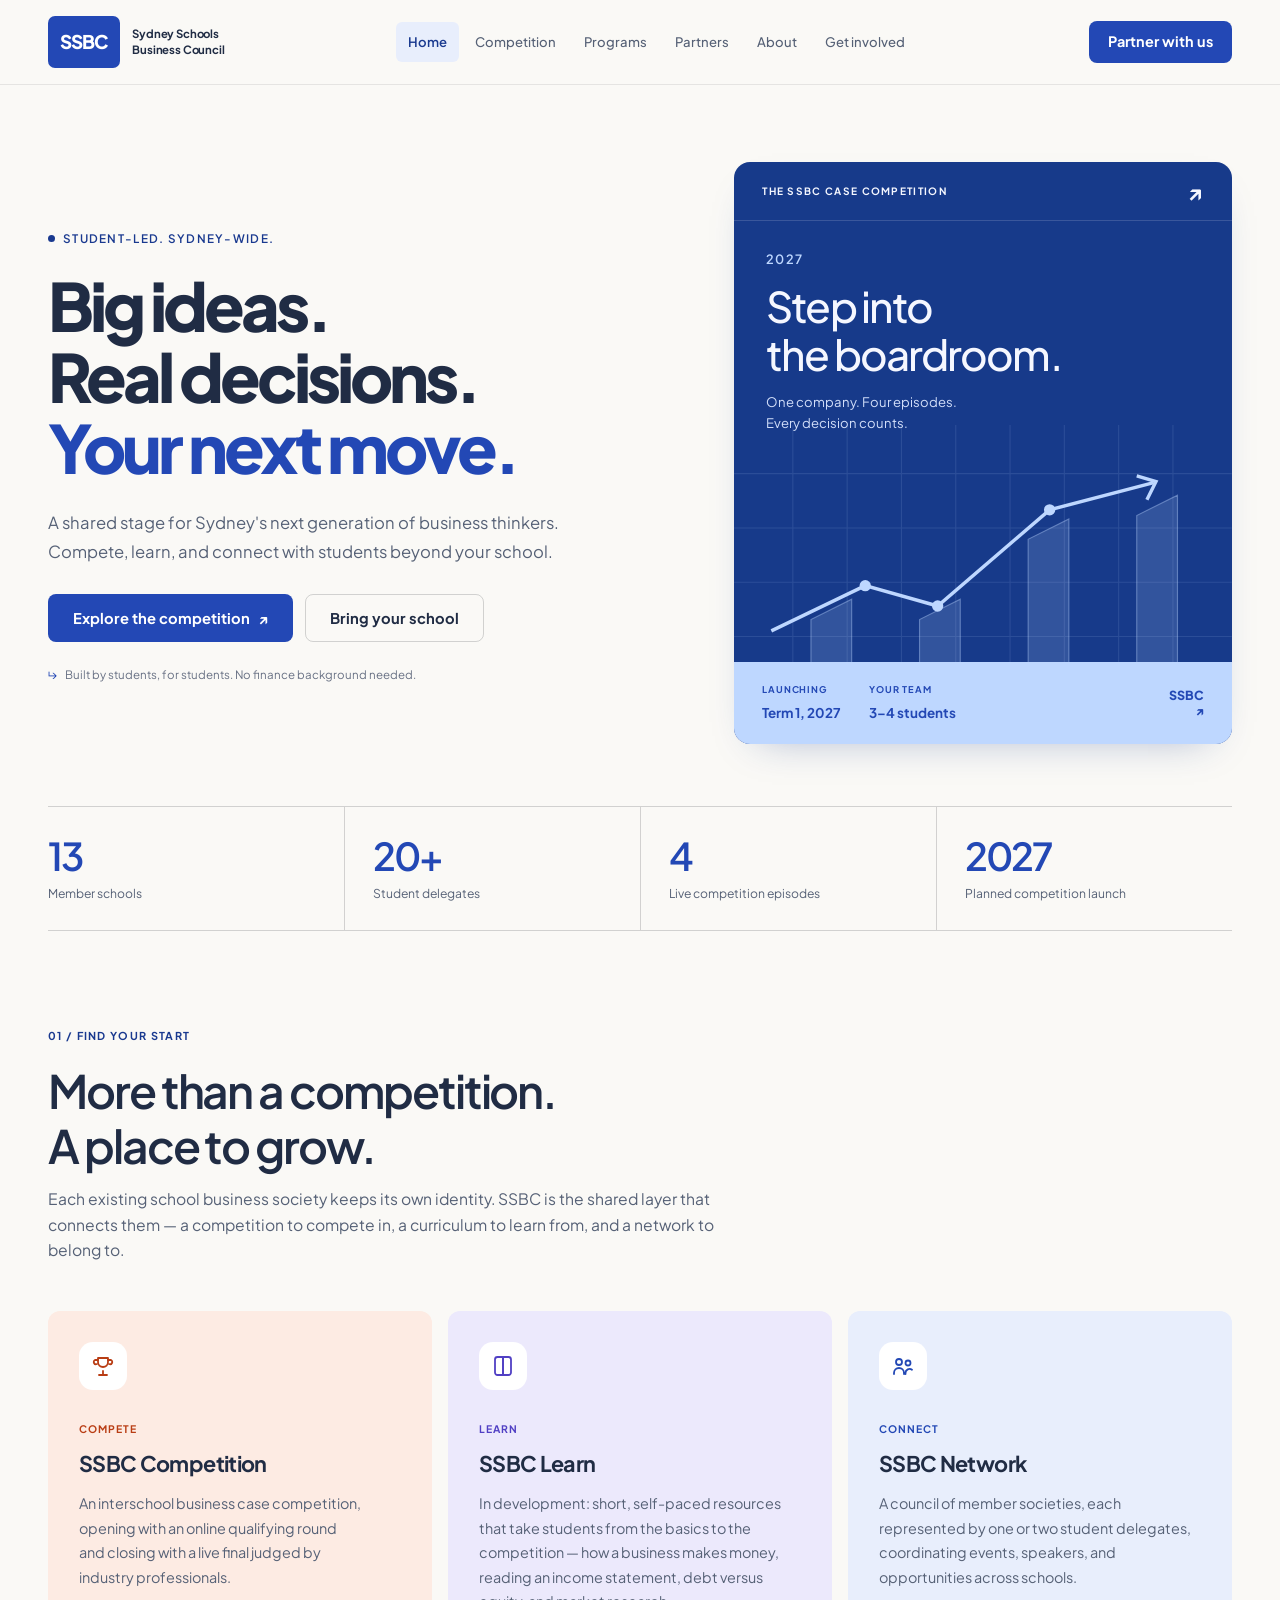
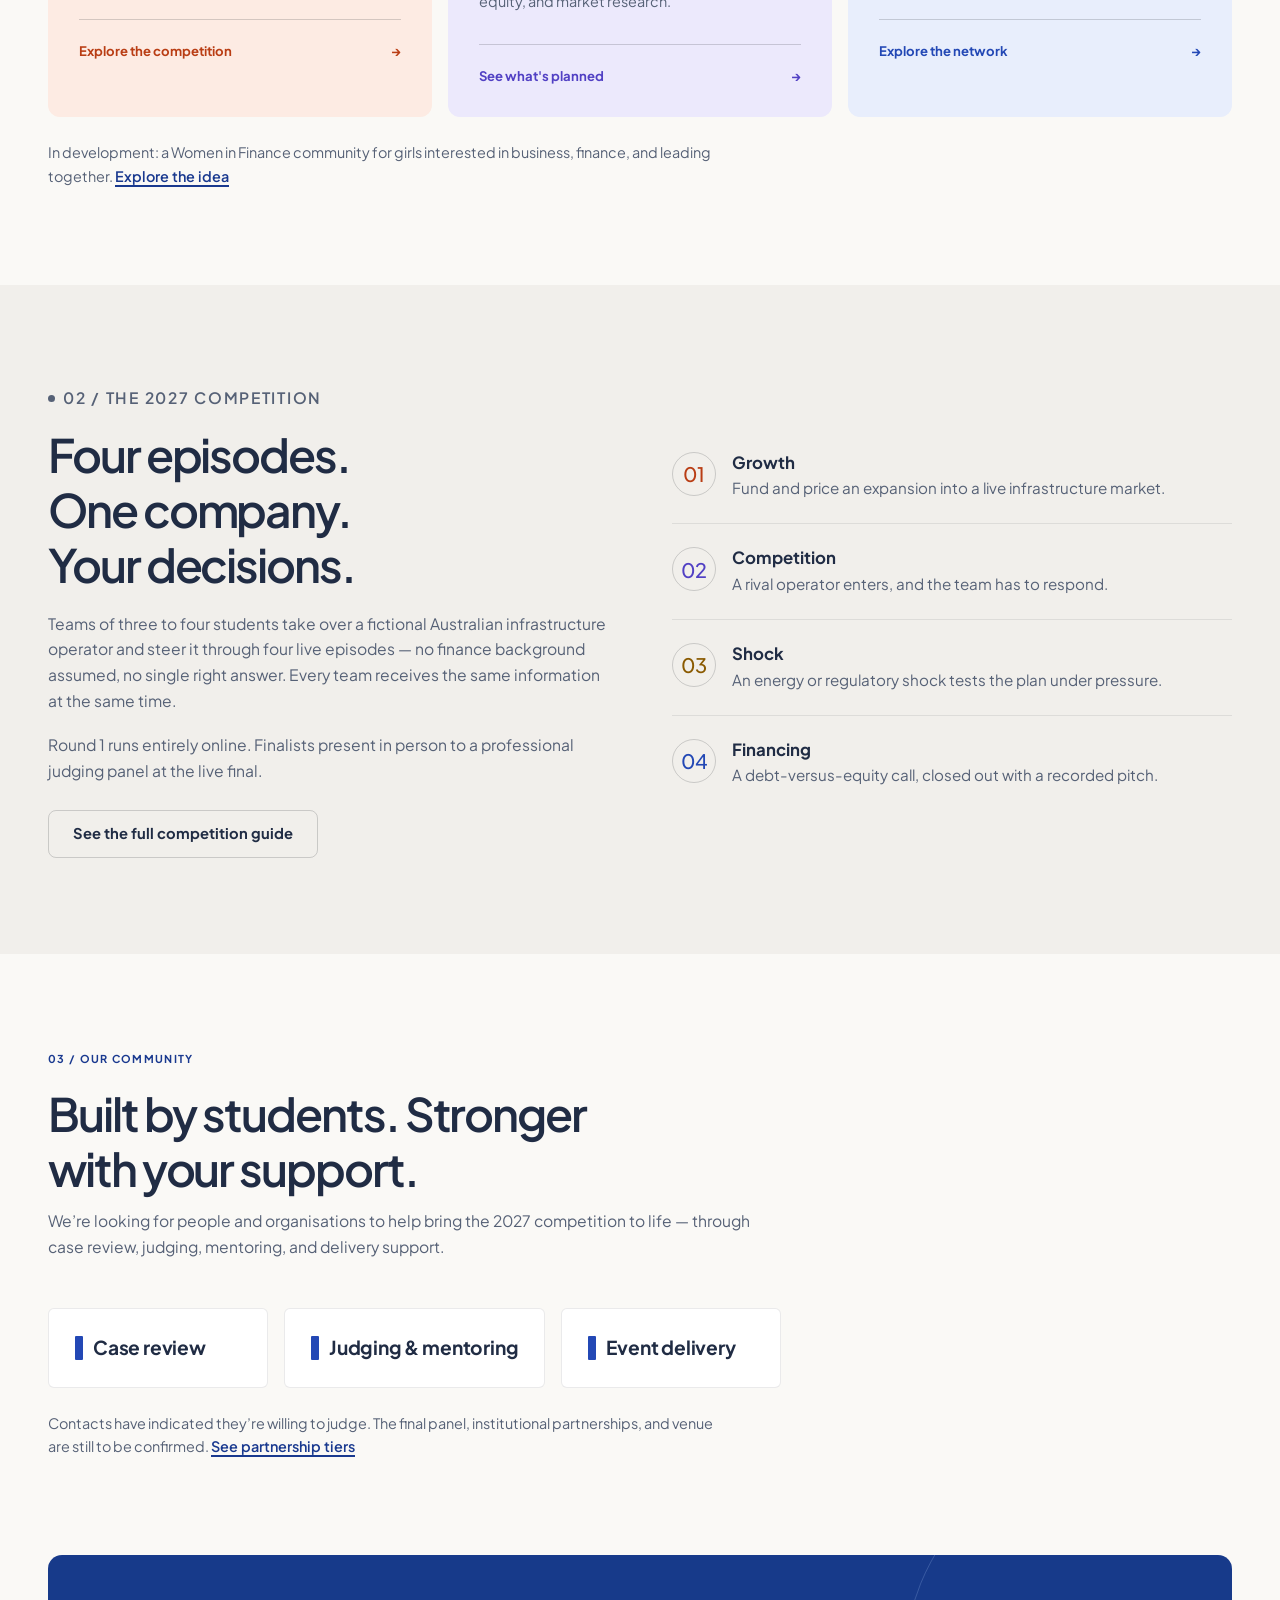
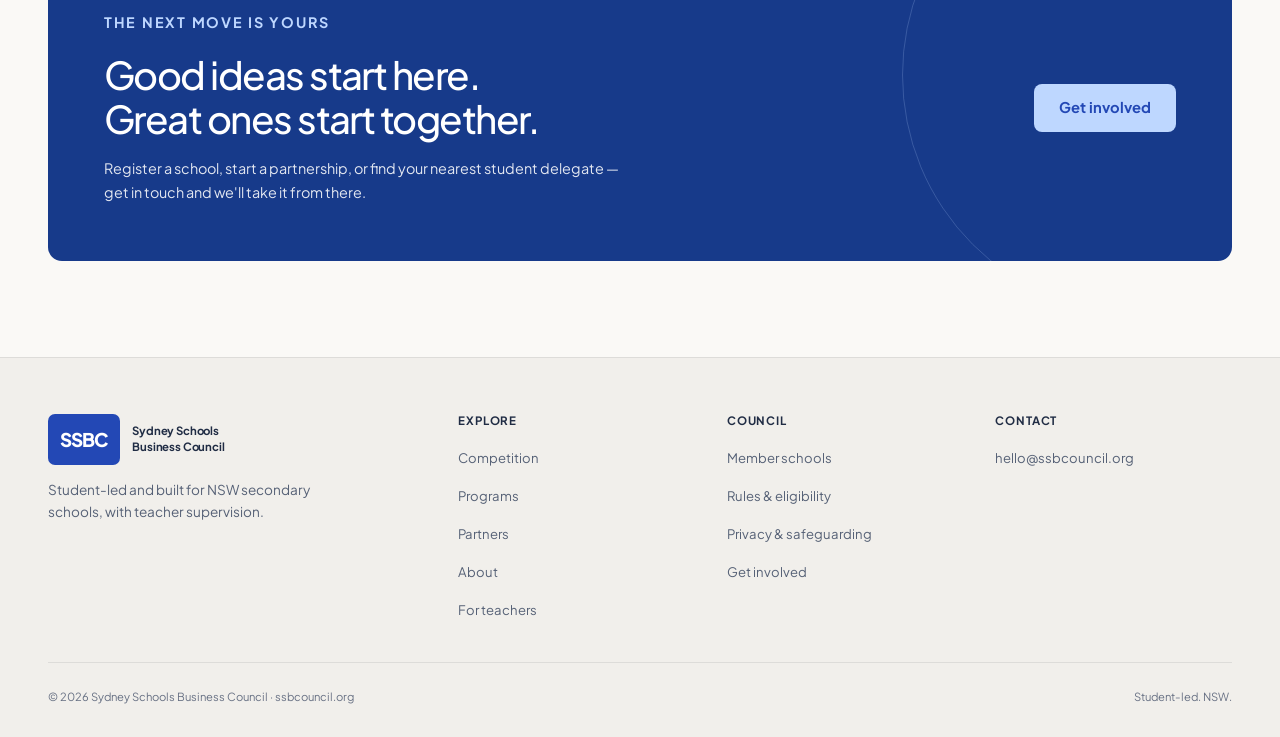
<file: index.html>
<!DOCTYPE html>
<html lang="en-AU">
<head>
<meta charset="UTF-8">
<meta name="theme-color" content="#2348B5">
<meta name="viewport" content="width=device-width, initial-scale=1, viewport-fit=cover">
<title>Sydney Schools Business Council</title>
<meta name="description" content="SSBC connects business societies across Sydney schools through a shared competition, a shared curriculum, and a shared network.">
<meta property="og:type" content="website">
<meta property="og:site_name" content="Sydney Schools Business Council">
<meta property="og:title" content="Sydney Schools Business Council">
<meta property="og:description" content="SSBC connects business societies across Sydney schools through a shared competition, a shared curriculum, and a shared network.">
<meta property="og:image" content="https://ssbcouncil.org/assets/og.png">
<meta name="twitter:card" content="summary_large_image">
<link rel="preconnect" href="https://fonts.googleapis.com">
<link rel="preconnect" href="https://fonts.gstatic.com" crossorigin>
<link href="https://fonts.googleapis.com/css2?family=Plus+Jakarta+Sans:wght@400;500;600;700;800&display=swap" rel="stylesheet">
<link rel="icon" href="assets/favicon.svg" type="image/svg+xml">
<link rel="stylesheet" href="assets/styles.css">
</head>
<body data-page="home">

<a class="skip-link" href="#main">Skip to content</a>

<header class="site-header">
  <div class="wrap nav-row">
    <a class="wordmark" href="./" aria-label="SSBC, Sydney Schools Business Council, home"><span class="mark">SSBC</span><span class="full">Sydney Schools<br>Business Council</span></a>
    <nav class="links" id="site-nav" aria-label="Main">
      <a href="./" data-page="home" aria-current="page">Home</a>
      <a href="competition.html" data-page="competition">Competition</a>
      <a href="programs.html" data-page="programs">Programs</a>
      <a href="partners.html" data-page="partners">Partners</a>
      <a href="about.html" data-page="about">About</a>
      <a href="get-involved.html" data-page="get-involved">Get involved</a>
      <a class="btn btn-primary drawer-cta" href="get-involved.html">Partner with us</a>
    </nav>
    <a class="btn btn-primary btn-sm nav-cta" href="get-involved.html">Partner with us</a>
    <button class="menu-toggle" type="button" aria-label="Open menu" aria-expanded="false" aria-controls="site-nav">
      <svg class="icon-open" viewBox="0 0 24 24" fill="none" stroke="currentColor" stroke-width="2" stroke-linecap="round" aria-hidden="true"><line x1="4" y1="7" x2="20" y2="7"/><line x1="4" y1="12" x2="20" y2="12"/><line x1="4" y1="17" x2="20" y2="17"/></svg>
      <svg class="icon-close" viewBox="0 0 24 24" fill="none" stroke="currentColor" stroke-width="2" stroke-linecap="round" aria-hidden="true"><line x1="6" y1="6" x2="18" y2="18"/><line x1="18" y1="6" x2="6" y2="18"/></svg>
    </button>
  </div>
</header>

<main id="main">

<section class="hero">
  <div class="wrap hero-grid">
    <div class="hero-copy">
      <p class="kicker">Student-led. Sydney-wide.</p>
      <h1 class="headline">Big ideas.<br>Real decisions.<br><em>Your next move.</em></h1>
      <p class="hero-sub">A shared stage for Sydney's next generation of business thinkers. Compete, learn, and connect with students beyond your school.</p>
      <div class="cta-row">
        <a class="btn btn-primary" href="competition.html">Explore the competition <span class="arrow" aria-hidden="true">↗</span></a>
        <a class="btn btn-ghost" href="get-involved.html#schools">Bring your school</a>
      </div>
      <p class="hero-footnote"><span aria-hidden="true">↳</span> Built by students, for students. No finance background needed.</p>
    </div>
    <a class="competition-cover" href="competition.html" aria-label="Explore the 2027 Sydney Interschool Business Case Competition">
      <div class="cover-top"><span>THE SSBC CASE COMPETITION</span><span class="cover-arrow" aria-hidden="true">↗</span></div>
      <div class="cover-body">
        <p class="cover-edition">2027</p>
        <h2>Step into<br>the boardroom.</h2>
        <p>One company. Four episodes.<br>Every decision counts.</p>
        <svg class="cover-art" viewBox="0 0 440 210" fill="none" aria-hidden="true">
          <path d="M0 187H440M0 139H440M0 91H440M0 43H440M52 0V210M100 0V210M148 0V210M196 0V210M244 0V210M292 0V210M340 0V210M388 0V210" stroke="#BED7FF" stroke-opacity=".12"/>
          <path d="M33 182 116 142 180 160 279 75 371 51" stroke="#BED7FF" stroke-width="3"/>
          <path d="m356 45 17 5-8 16" stroke="#BED7FF" stroke-width="3"/>
          <path d="M68 210v-38l36-18v56M164 210v-38l36-18v56M260 210V101l36-18v127M356 210V80l36-18v148" fill="#BED7FF" fill-opacity=".16" stroke="#BED7FF" stroke-opacity=".4"/>
          <circle cx="116" cy="142" r="5" fill="#BED7FF"/><circle cx="180" cy="160" r="5" fill="#BED7FF"/><circle cx="279" cy="75" r="5" fill="#BED7FF"/>
        </svg>
      </div>
      <div class="cover-bottom"><div><span>LAUNCHING</span><strong>Term 1, 2027</strong></div><div><span>YOUR TEAM</span><strong>3–4 students</strong></div><span class="cover-seal" aria-hidden="true">SSBC<br>↗</span></div>
    </a>
  </div>
</section>

<section class="tight" aria-label="SSBC at a glance">
  <div class="wrap">
    <div class="stats-strip reveal">
      <div class="stat"><div class="num">13</div><div class="label">Member schools</div></div>
      <div class="stat"><div class="num">20+</div><div class="label">Student delegates</div></div>
      <div class="stat"><div class="num">4</div><div class="label">Live competition episodes</div></div>
      <div class="stat"><div class="num">2027</div><div class="label">Planned competition launch</div></div>
    </div>
  </div>
</section>

<section id="programs">
  <div class="wrap">
    <div class="section-head reveal">
      <p class="section-label">01 / FIND YOUR START</p>
      <h2>More than a competition.<br>A place to grow.</h2>
      <p>Each existing school business society keeps its own identity. SSBC is the shared layer that connects them — a competition to compete in, a curriculum to learn from, and a network to belong to.</p>
    </div>
    <div class="programs">
      <div class="program accent-coral reveal">
        <div class="icon-circle"><svg aria-hidden="true" viewBox="0 0 24 24" fill="none" stroke="currentColor" stroke-width="1.8" stroke-linecap="round" stroke-linejoin="round"><path d="M8 21h8M12 17v4M7 4h10v4a5 5 0 0 1-10 0V4Z"/><path d="M7 6H4a2 2 0 0 0 2 4M17 6h3a2 2 0 0 1-2 4"/></svg></div>
        <span class="tag">Compete</span>
        <h3>SSBC Competition</h3>
        <p>An interschool business case competition, opening with an online qualifying round and closing with a live final judged by industry professionals.</p>
        <a class="more" href="competition.html">Explore the competition <span aria-hidden="true">→</span></a>
      </div>
      <div class="program accent-violet reveal">
        <div class="icon-circle"><svg aria-hidden="true" viewBox="0 0 24 24" fill="none" stroke="currentColor" stroke-width="1.8" stroke-linecap="round" stroke-linejoin="round"><path d="M4 5.5A2.5 2.5 0 0 1 6.5 3H12v18H6.5A2.5 2.5 0 0 1 4 18.5v-13Z"/><path d="M20 5.5A2.5 2.5 0 0 0 17.5 3H12v18h5.5a2.5 2.5 0 0 0 2.5-2.5v-13Z"/></svg></div>
        <span class="tag">Learn</span>
        <h3>SSBC Learn</h3>
        <p>In development: short, self-paced resources that take students from the basics to the competition — how a business makes money, reading an income statement, debt versus equity, and market research.</p>
        <a class="more" href="programs.html">See what's planned <span aria-hidden="true">→</span></a>
      </div>
      <div class="program accent-teal reveal">
        <div class="icon-circle"><svg aria-hidden="true" viewBox="0 0 24 24" fill="none" stroke="currentColor" stroke-width="1.8" stroke-linecap="round" stroke-linejoin="round"><circle cx="8" cy="8" r="3"/><circle cx="17" cy="9" r="2.5"/><path d="M3 20v-1a5 5 0 0 1 10 0v1M14.5 20v-1a4 4 0 0 1 6.5-3.2"/></svg></div>
        <span class="tag">Connect</span>
        <h3>SSBC Network</h3>
        <p>A council of member societies, each represented by one or two student delegates, coordinating events, speakers, and opportunities across schools.</p>
        <a class="more" href="programs.html">Explore the network <span aria-hidden="true">→</span></a>
      </div>
    </div>
    <p class="partner-note">In development: a Women in Finance community for girls interested in business, finance, and leading together. <a class="text-link" href="programs.html#women-in-finance">Explore the idea</a></p>
  </div>
</section>

<section id="competition" class="alt competition-feature">
  <div class="wrap feature">
    <div class="reveal">
      <p class="kicker tone-violet">02 / THE 2027 COMPETITION</p>
      <h2>Four episodes.<br>One company.<br>Your decisions.</h2>
      <p>Teams of three to four students take over a fictional Australian infrastructure operator and steer it through four live episodes — no finance background assumed, no single right answer. Every team receives the same information at the same time.</p>
      <p>Round 1 runs entirely online. Finalists present in person to a professional judging panel at the live final.</p>
      <a class="btn btn-ghost" href="competition.html">See the full competition guide</a>
    </div>
    <div class="reveal">
      <div class="diagram-box">
        <ol class="episode-list">
          <li class="accent-coral"><span class="n">01</span><div><div class="t">Growth</div><div class="d">Fund and price an expansion into a live infrastructure market.</div></div></li>
          <li class="accent-violet"><span class="n">02</span><div><div class="t">Competition</div><div class="d">A rival operator enters, and the team has to respond.</div></div></li>
          <li class="accent-amber"><span class="n">03</span><div><div class="t">Shock</div><div class="d">An energy or regulatory shock tests the plan under pressure.</div></div></li>
          <li class="accent-teal"><span class="n">04</span><div><div class="t">Financing</div><div class="d">A debt-versus-equity call, closed out with a recorded pitch.</div></div></li>
        </ol>
      </div>
    </div>
  </div>
</section>

<section id="partners">
  <div class="wrap">
    <div class="section-head reveal">
      <p class="section-label">03 / OUR COMMUNITY</p>
      <h2>Built by students. Stronger with your support.</h2>
      <p>We’re looking for people and organisations to help bring the 2027 competition to life — through case review, judging, mentoring, and delivery support.</p>
    </div>
    <div class="partner-row reveal" aria-label="Ways to support SSBC">
      <span class="partner-name">Case review</span>
      <span class="partner-name">Judging &amp; mentoring</span>
      <span class="partner-name">Event delivery</span>
    </div>
    <p class="partner-note">Contacts have indicated they’re willing to judge. The final panel, institutional partnerships, and venue are still to be confirmed. <a class="text-link" href="partners.html">See partnership tiers</a></p>
  </div>
</section>

<section>
  <div class="wrap">
    <div class="cta-banner reveal">
      <div>
        <p class="banner-label">THE NEXT MOVE IS YOURS</p>
        <h2>Good ideas start here.<br>Great ones start together.</h2>
        <p>Register a school, start a partnership, or find your nearest student delegate — get in touch and we'll take it from there.</p>
      </div>
      <a class="btn btn-primary" href="get-involved.html">Get involved</a>
    </div>
  </div>
</section>

</main>

<footer>
  <div class="wrap">
    <div class="footer-grid">
      <div>
        <a class="wordmark" href="./"><span class="mark">SSBC</span><span class="full">Sydney Schools<br>Business Council</span></a>
        <p class="about">Student-led and built for NSW secondary schools, with teacher supervision.</p>
      </div>
      <nav aria-label="Explore">
        <h2>Explore</h2>
        <ul>
          <li><a href="competition.html">Competition</a></li>
          <li><a href="programs.html">Programs</a></li>
          <li><a href="partners.html">Partners</a></li>
          <li><a href="about.html">About</a></li>
          <li><a href="teachers.html">For teachers</a></li>
        </ul>
      </nav>
      <nav aria-label="Council">
        <h2>Council</h2>
        <ul>
          <li><a href="partners.html#schools">Member schools</a></li>
          <li><a href="rules.html">Rules &amp; eligibility</a></li>
          <li><a href="privacy.html">Privacy &amp; safeguarding</a></li>
          <li><a href="get-involved.html">Get involved</a></li>
        </ul>
      </nav>
      <div>
        <h2>Contact</h2>
        <ul>
          <li><a href="mailto:hello@ssbcouncil.org">hello@ssbcouncil.org</a></li>
        </ul>
      </div>
    </div>
    <div class="footer-row">
      <span>© 2026 Sydney Schools Business Council · ssbcouncil.org</span>
      <span>Student-led. NSW.</span>
    </div>
  </div>
</footer>

<script src="assets/app.js"></script>
</body>
</html>
</file>
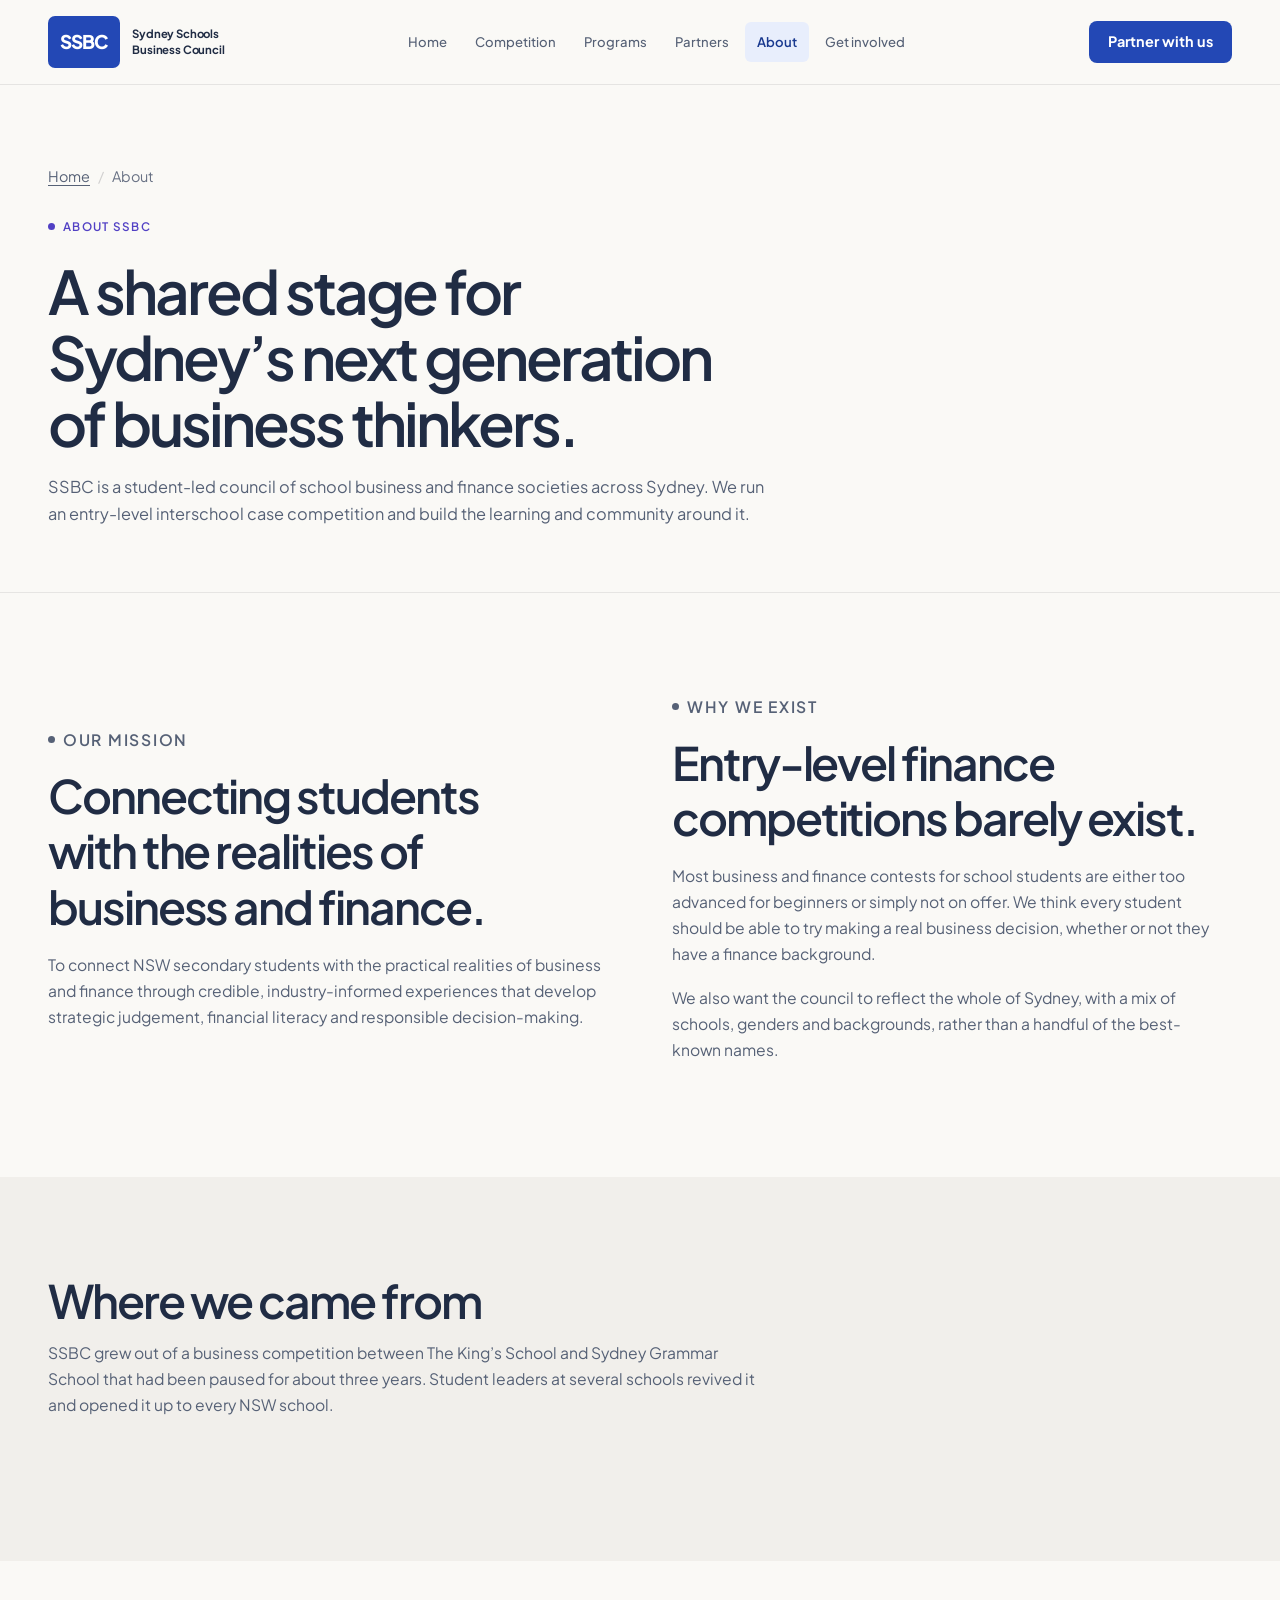
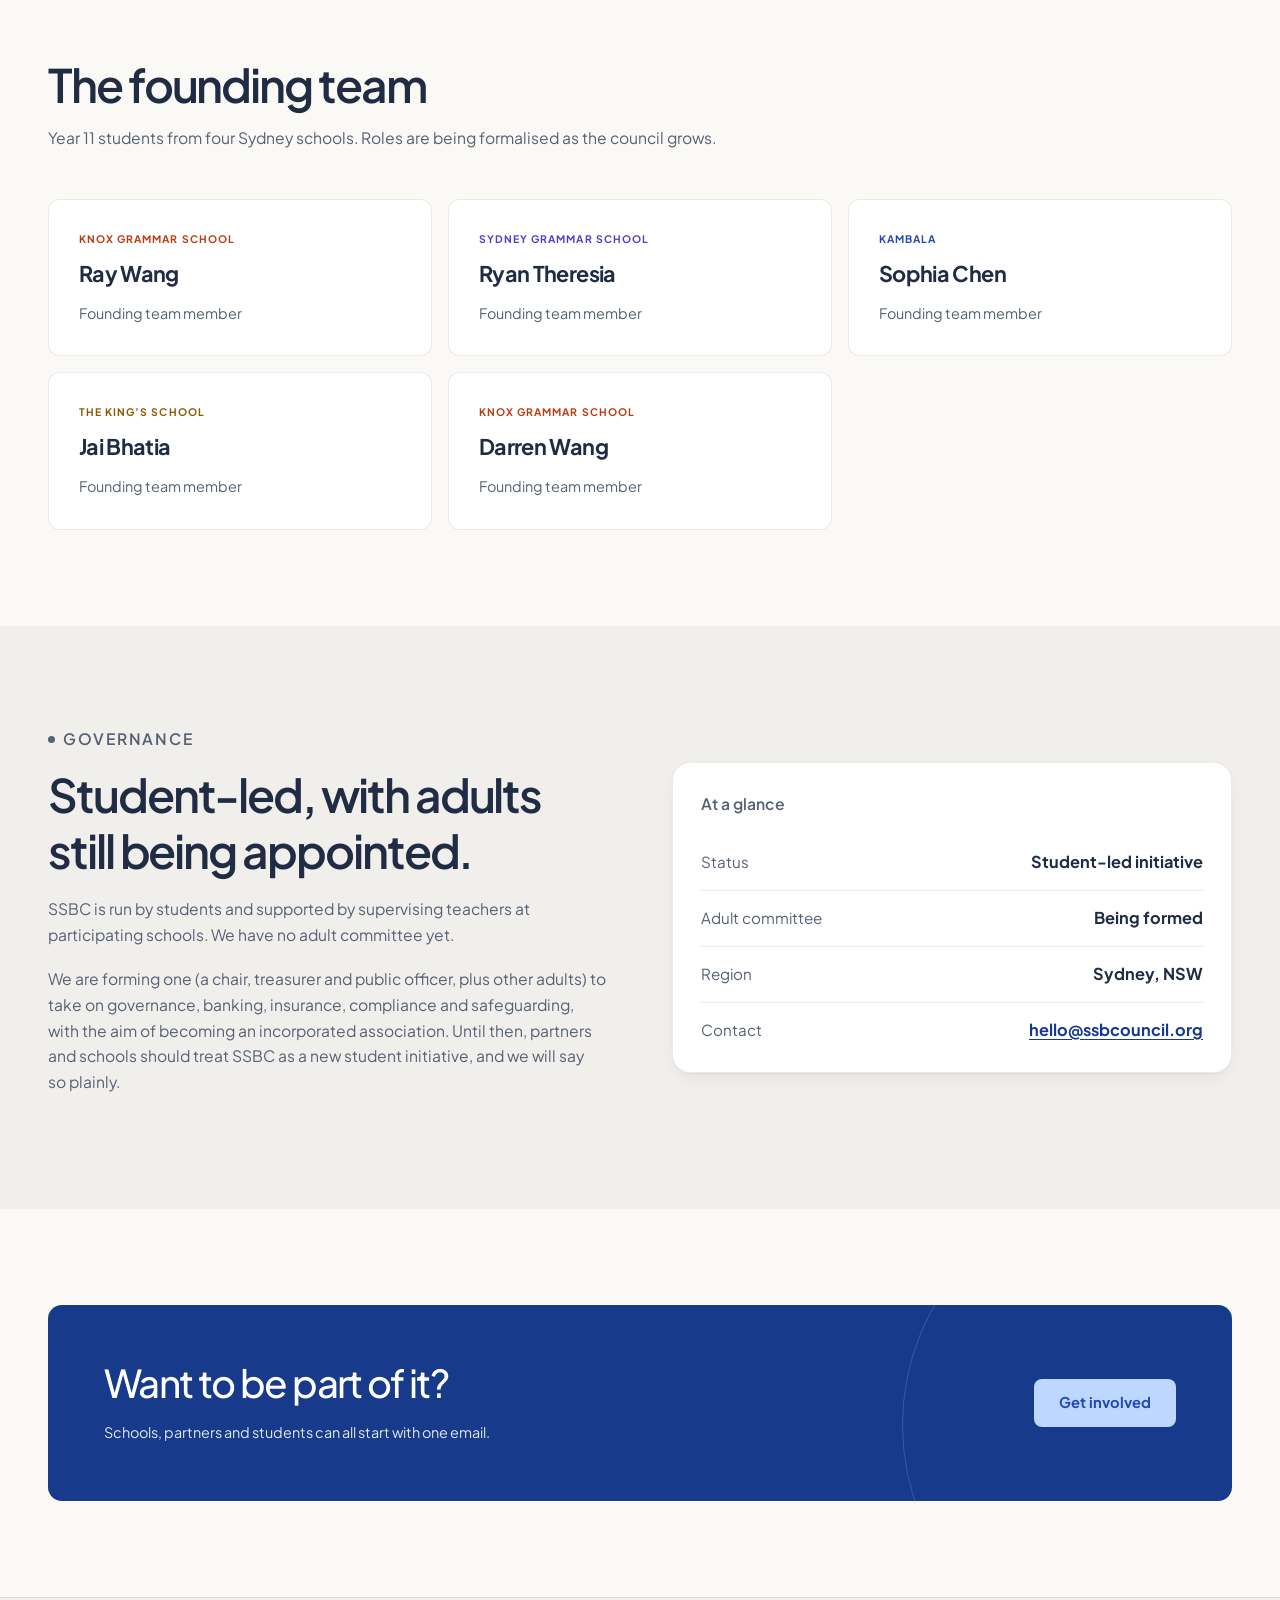
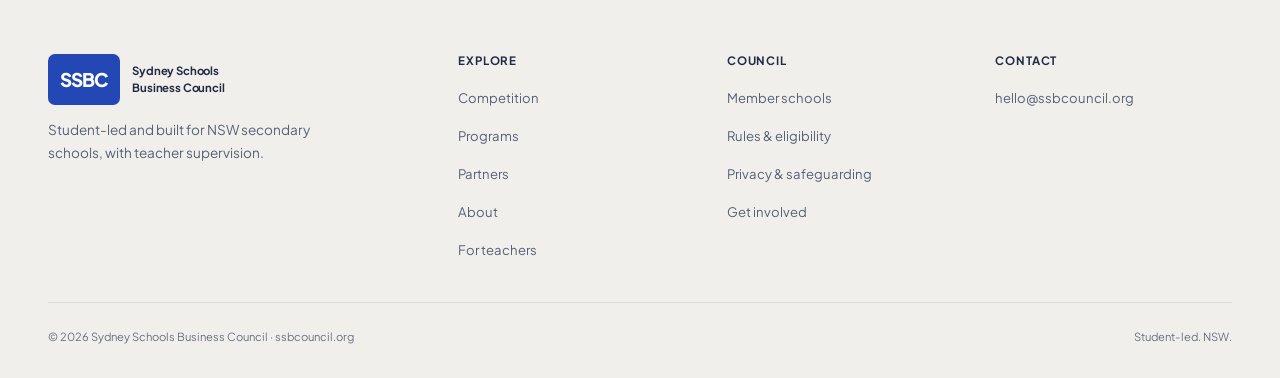
<file: about.html>
<!DOCTYPE html>
<html lang="en-AU">
<head>
<meta charset="UTF-8">
<meta name="theme-color" content="#2348B5">
<meta name="viewport" content="width=device-width, initial-scale=1, viewport-fit=cover">
<title>About — Sydney Schools Business Council</title>
<meta name="description" content="Who SSBC is, why it exists, who runs it, and how it is governed.">
<meta property="og:type" content="website">
<meta property="og:site_name" content="Sydney Schools Business Council">
<meta property="og:title" content="About — Sydney Schools Business Council">
<meta property="og:description" content="Who SSBC is, why it exists, who runs it, and how it is governed.">
<meta property="og:image" content="https://ssbcouncil.org/assets/og.png">
<meta name="twitter:card" content="summary_large_image">
<link rel="preconnect" href="https://fonts.googleapis.com">
<link rel="preconnect" href="https://fonts.gstatic.com" crossorigin>
<link href="https://fonts.googleapis.com/css2?family=Plus+Jakarta+Sans:wght@400;500;600;700;800&display=swap" rel="stylesheet">
<link rel="icon" href="assets/favicon.svg" type="image/svg+xml">
<link rel="stylesheet" href="assets/styles.css">
</head>
<body data-page="about">

<a class="skip-link" href="#main">Skip to content</a>

<header class="site-header">
  <div class="wrap nav-row">
    <a class="wordmark" href="./" aria-label="SSBC, Sydney Schools Business Council, home"><span class="mark">SSBC</span><span class="full">Sydney Schools<br>Business Council</span></a>
    <nav class="links" id="site-nav" aria-label="Main">
      <a href="./" data-page="home">Home</a>
      <a href="competition.html" data-page="competition">Competition</a>
      <a href="programs.html" data-page="programs">Programs</a>
      <a href="partners.html" data-page="partners">Partners</a>
      <a href="about.html" data-page="about" aria-current="page">About</a>
      <a href="get-involved.html" data-page="get-involved">Get involved</a>
      <a class="btn btn-primary drawer-cta" href="get-involved.html">Partner with us</a>
    </nav>
    <a class="btn btn-primary btn-sm nav-cta" href="get-involved.html">Partner with us</a>
    <button class="menu-toggle" type="button" aria-label="Open menu" aria-expanded="false" aria-controls="site-nav">
      <svg class="icon-open" viewBox="0 0 24 24" fill="none" stroke="currentColor" stroke-width="2" stroke-linecap="round" aria-hidden="true"><line x1="4" y1="7" x2="20" y2="7"/><line x1="4" y1="12" x2="20" y2="12"/><line x1="4" y1="17" x2="20" y2="17"/></svg>
      <svg class="icon-close" viewBox="0 0 24 24" fill="none" stroke="currentColor" stroke-width="2" stroke-linecap="round" aria-hidden="true"><line x1="6" y1="6" x2="18" y2="18"/><line x1="18" y1="6" x2="6" y2="18"/></svg>
    </button>
  </div>
</header>

<main id="main">

<section class="page-hero">
  <div class="wrap">
    <nav class="crumb" aria-label="Breadcrumb"><ol><li><a href="./">Home</a></li><li aria-current="page">About</li></ol></nav>
    <p class="kicker tone-violet">About SSBC</p>
    <h1>A shared stage for Sydney’s next generation of business thinkers.</h1>
    <p class="lede">SSBC is a student-led council of school business and finance societies across Sydney. We run an entry-level interschool case competition and build the learning and community around it.</p>
  </div>
</section>

<section>
  <div class="wrap feature">
    <div class="reveal">
      <p class="kicker tone-teal">Our mission</p>
      <h2>Connecting students with the realities of business and finance.</h2>
      <p>To connect NSW secondary students with the practical realities of business and finance through credible, industry-informed experiences that develop strategic judgement, financial literacy and responsible decision-making.</p>
    </div>
    <div class="reveal">
      <p class="kicker tone-coral">Why we exist</p>
      <h2>Entry-level finance competitions barely exist.</h2>
      <p>Most business and finance contests for school students are either too advanced for beginners or simply not on offer. We think every student should be able to try making a real business decision, whether or not they have a finance background.</p>
      <p>We also want the council to reflect the whole of Sydney, with a mix of schools, genders and backgrounds, rather than a handful of the best-known names.</p>
    </div>
  </div>
</section>

<section class="alt">
  <div class="wrap">
    <div class="section-head reveal">
      <h2>Where we came from</h2>
      <p>SSBC grew out of a business competition between The King’s School and Sydney Grammar School that had been paused for about three years. Student leaders at several schools revived it and opened it up to every NSW school.</p>
    </div>
  </div>
</section>

<section id="team">
  <div class="wrap">
    <div class="section-head reveal">
      <h2>The founding team</h2>
      <p>Year 11 students from four Sydney schools. Roles are being formalised as the council grows.</p>
    </div>
    <div class="programs reveal">
      <div class="program accent-coral"><span class="tag">Knox Grammar School</span><h3>Ray Wang</h3><p>Founding team member</p></div><div class="program accent-violet"><span class="tag">Sydney Grammar School</span><h3>Ryan Theresia</h3><p>Founding team member</p></div><div class="program accent-teal"><span class="tag">Kambala</span><h3>Sophia Chen</h3><p>Founding team member</p></div><div class="program accent-amber"><span class="tag">The King’s School</span><h3>Jai Bhatia</h3><p>Founding team member</p></div><div class="program accent-coral"><span class="tag">Knox Grammar School</span><h3>Darren Wang</h3><p>Founding team member</p></div>
    </div>
  </div>
</section>

<section id="governance" class="alt">
  <div class="wrap feature">
    <div class="reveal">
      <p class="kicker tone-violet">Governance</p>
      <h2>Student-led, with adults still being appointed.</h2>
      <p>SSBC is run by students and supported by supervising teachers at participating schools. We have no adult committee yet.</p>
      <p>We are forming one (a chair, treasurer and public officer, plus other adults) to take on governance, banking, insurance, compliance and safeguarding, with the aim of becoming an incorporated association. Until then, partners and schools should treat SSBC as a new student initiative, and we will say so plainly.</p>
    </div>
    <div class="reveal ledger-panel">
      <p class="ledger-title">At a glance</p>
      <div class="ledger-row"><span class="label">Status</span><span class="value">Student-led initiative</span></div>
      <div class="ledger-row"><span class="label">Adult committee</span><span class="value">Being formed</span></div>
      <div class="ledger-row"><span class="label">Region</span><span class="value">Sydney, NSW</span></div>
      <div class="ledger-row"><span class="label">Contact</span><span class="value"><a href="mailto:hello@ssbcouncil.org">hello@ssbcouncil.org</a></span></div>
    </div>
  </div>
</section>
<section>
  <div class="wrap">
    <div class="cta-banner reveal">
      <div>
        <h2>Want to be part of it?</h2>
        <p>Schools, partners and students can all start with one email.</p>
      </div>
      <a class="btn btn-primary" href="get-involved.html">Get involved</a>
    </div>
  </div>
</section>

</main>

<footer>
  <div class="wrap">
    <div class="footer-grid">
      <div>
        <a class="wordmark" href="./"><span class="mark">SSBC</span><span class="full">Sydney Schools<br>Business Council</span></a>
        <p class="about">Student-led and built for NSW secondary schools, with teacher supervision.</p>
      </div>
      <nav aria-label="Explore">
        <h2>Explore</h2>
        <ul>
          <li><a href="competition.html">Competition</a></li>
          <li><a href="programs.html">Programs</a></li>
          <li><a href="partners.html">Partners</a></li>
          <li><a href="about.html">About</a></li>
          <li><a href="teachers.html">For teachers</a></li>
        </ul>
      </nav>
      <nav aria-label="Council">
        <h2>Council</h2>
        <ul>
          <li><a href="partners.html#schools">Member schools</a></li>
          <li><a href="rules.html">Rules &amp; eligibility</a></li>
          <li><a href="privacy.html">Privacy &amp; safeguarding</a></li>
          <li><a href="get-involved.html">Get involved</a></li>
        </ul>
      </nav>
      <div>
        <h2>Contact</h2>
        <ul>
          <li><a href="mailto:hello@ssbcouncil.org">hello@ssbcouncil.org</a></li>
        </ul>
      </div>
    </div>
    <div class="footer-row">
      <span>© 2026 Sydney Schools Business Council · ssbcouncil.org</span>
      <span>Student-led. NSW.</span>
    </div>
  </div>
</footer>

<script src="assets/app.js"></script>
</body>
</html>
</file>
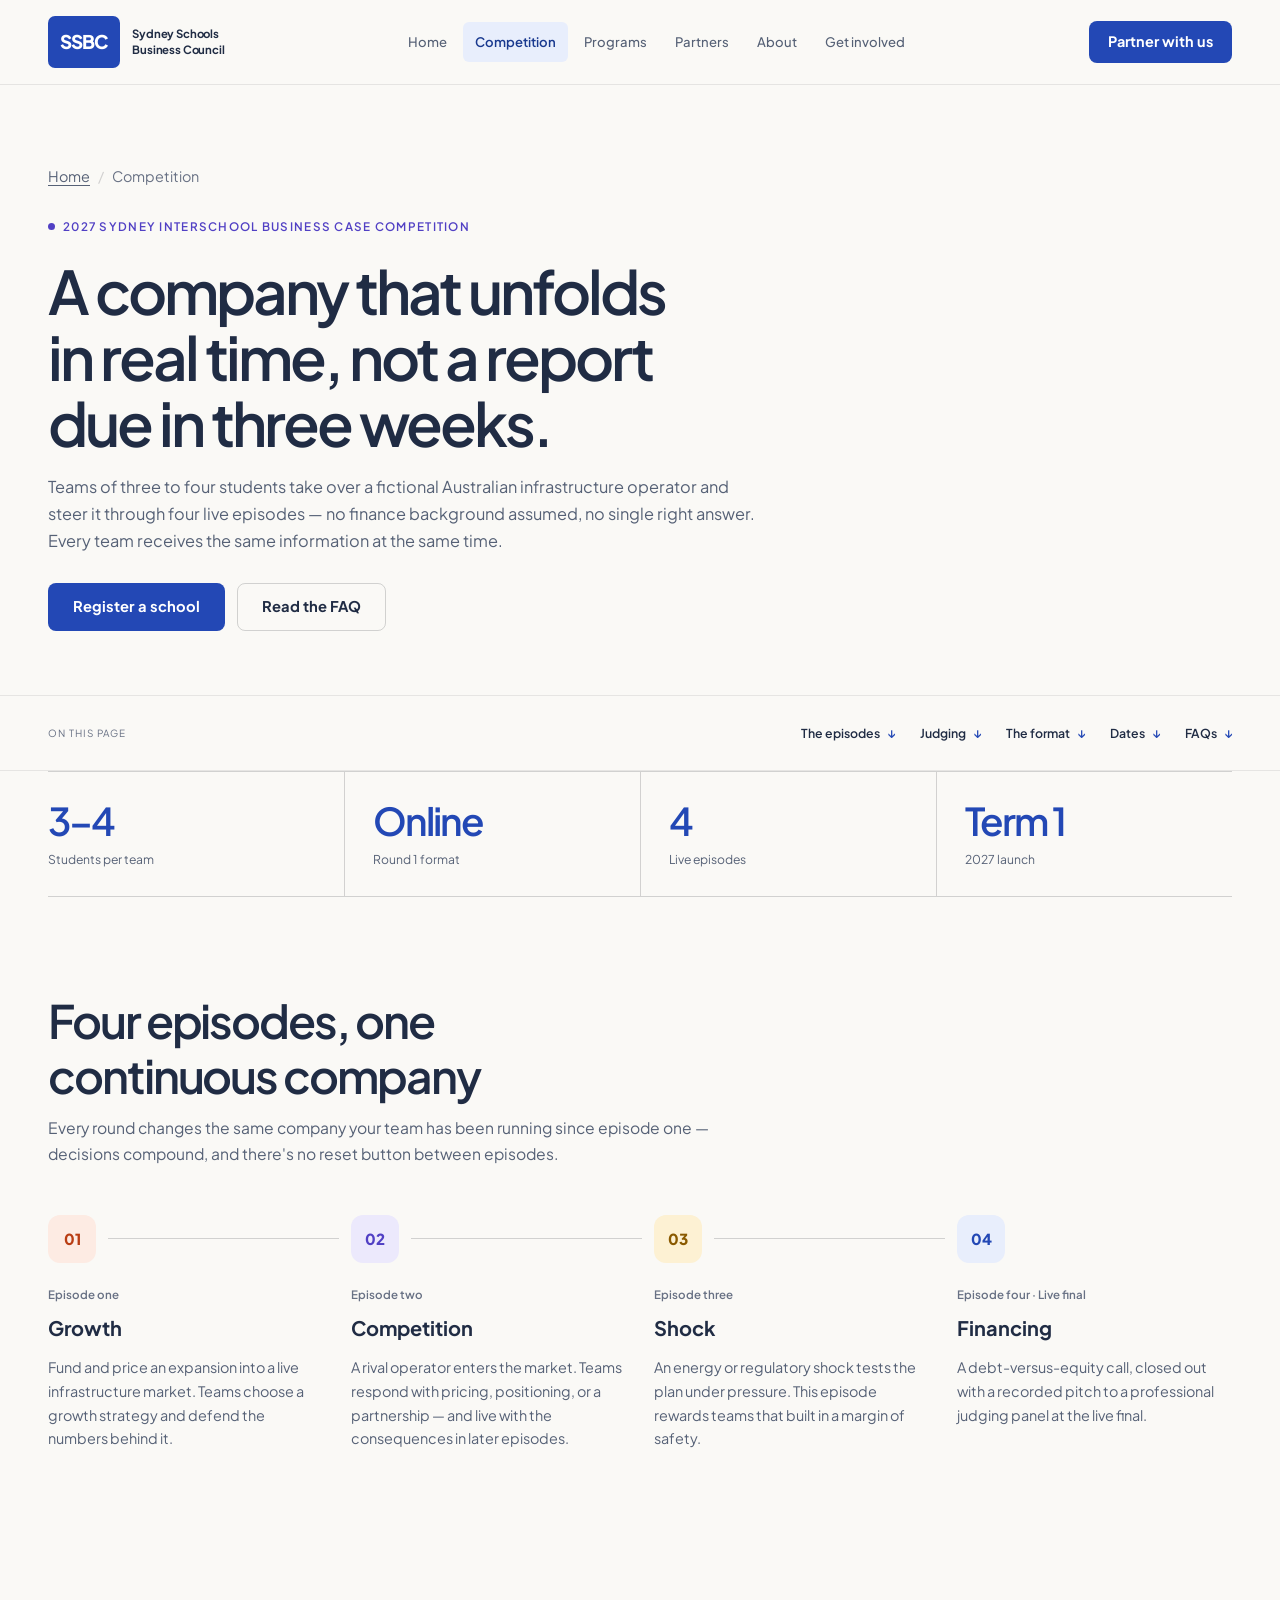
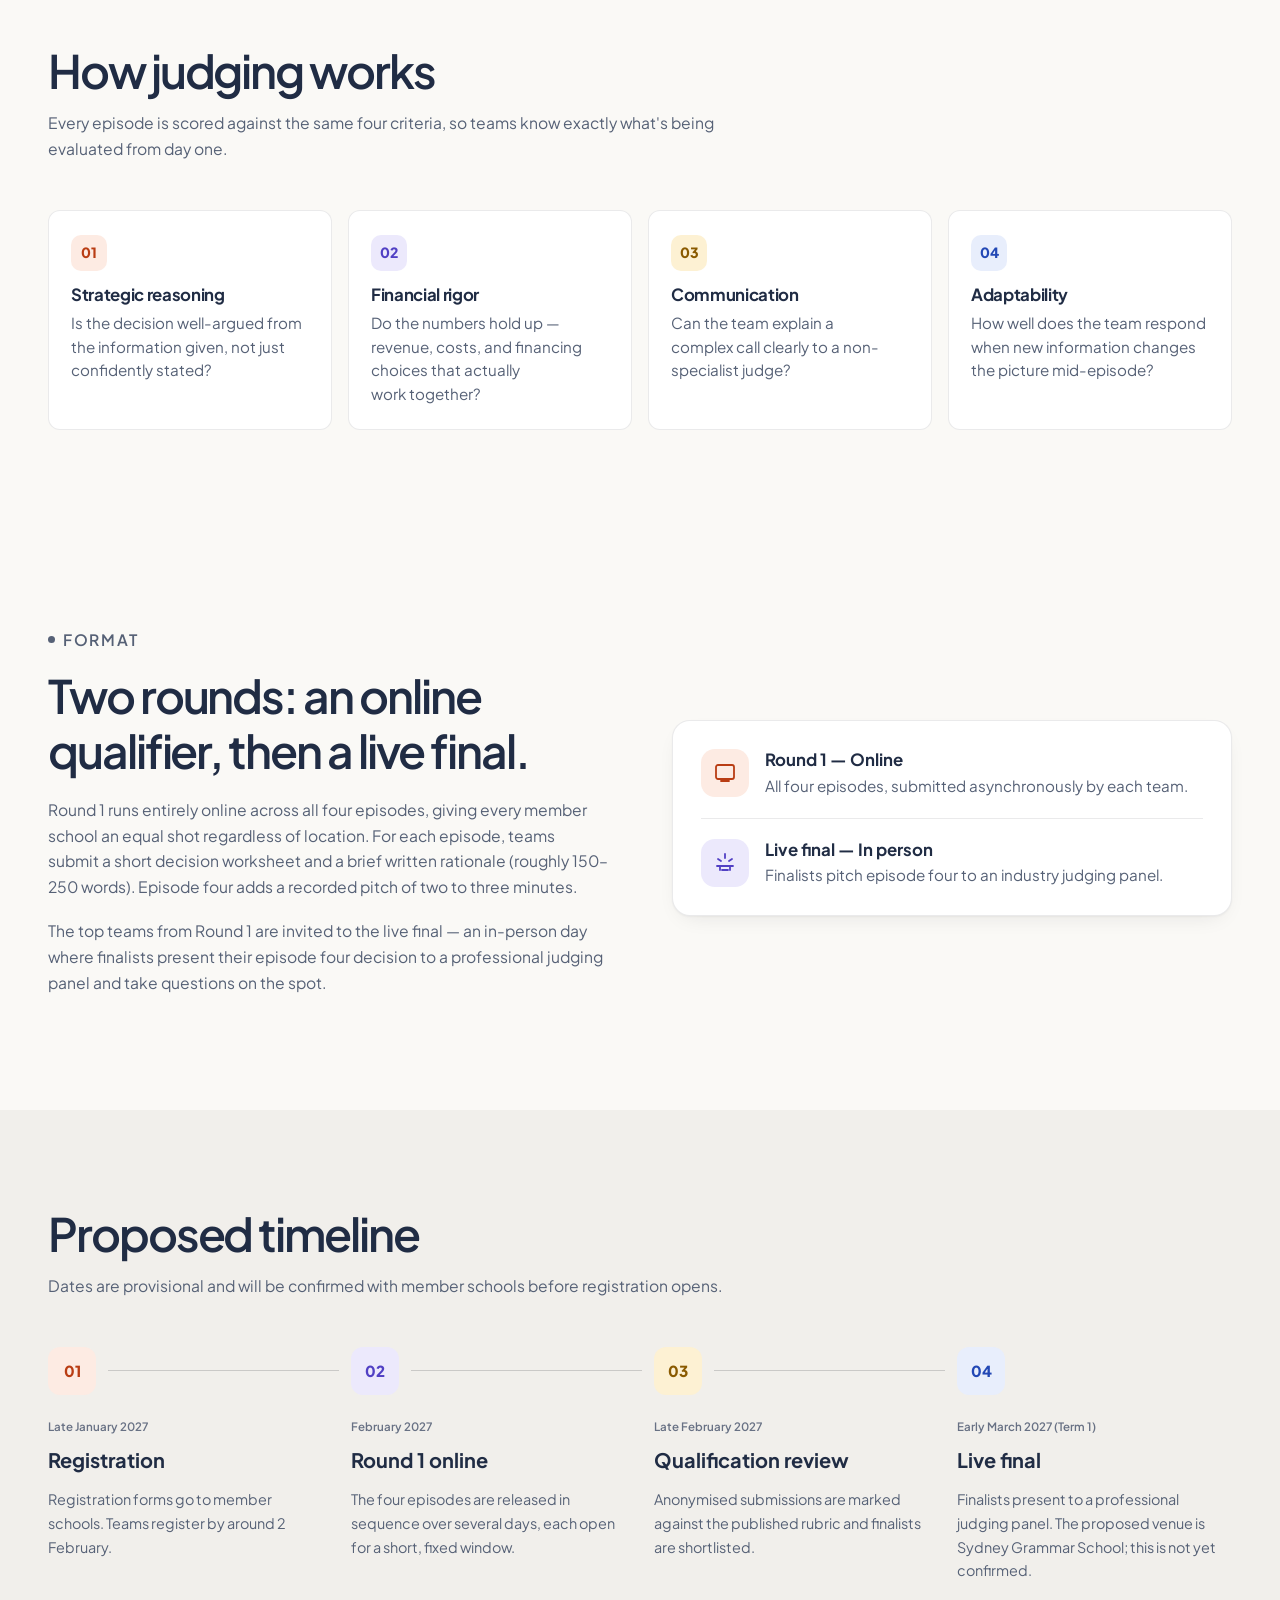
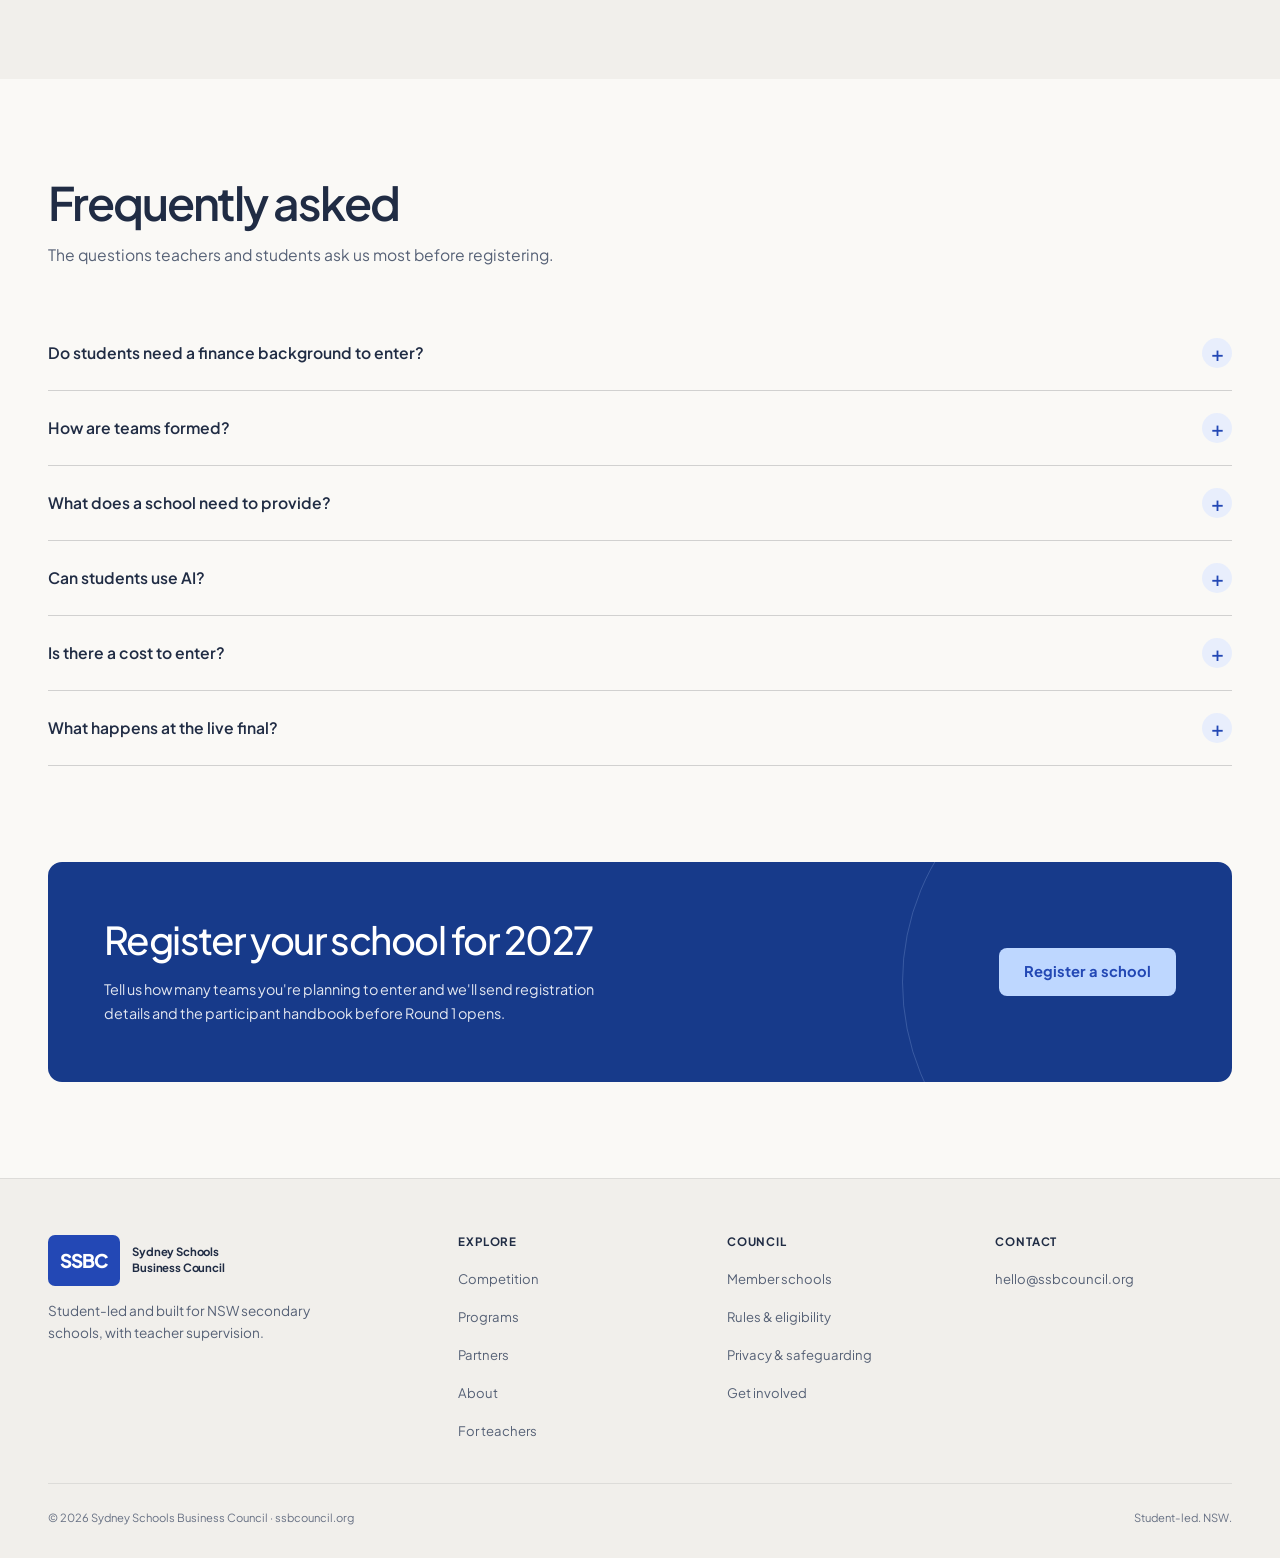
<file: competition.html>
<!DOCTYPE html>
<html lang="en-AU">
<head>
<meta charset="UTF-8">
<meta name="theme-color" content="#2348B5">
<meta name="viewport" content="width=device-width, initial-scale=1, viewport-fit=cover">
<title>Competition — Sydney Schools Business Council</title>
<meta name="description" content="The 2027 Sydney Interschool Business Case Competition: format, timeline, judging criteria, and how to register.">
<meta property="og:type" content="website">
<meta property="og:site_name" content="Sydney Schools Business Council">
<meta property="og:title" content="Competition — Sydney Schools Business Council">
<meta property="og:description" content="The 2027 Sydney Interschool Business Case Competition: format, timeline, judging criteria, and how to register.">
<meta property="og:image" content="https://ssbcouncil.org/assets/og.png">
<meta name="twitter:card" content="summary_large_image">
<link rel="preconnect" href="https://fonts.googleapis.com">
<link rel="preconnect" href="https://fonts.gstatic.com" crossorigin>
<link href="https://fonts.googleapis.com/css2?family=Plus+Jakarta+Sans:wght@400;500;600;700;800&display=swap" rel="stylesheet">
<link rel="icon" href="assets/favicon.svg" type="image/svg+xml">
<link rel="stylesheet" href="assets/styles.css">
</head>
<body data-page="competition">

<a class="skip-link" href="#main">Skip to content</a>

<header class="site-header">
  <div class="wrap nav-row">
    <a class="wordmark" href="./" aria-label="SSBC, Sydney Schools Business Council, home"><span class="mark">SSBC</span><span class="full">Sydney Schools<br>Business Council</span></a>
    <nav class="links" id="site-nav" aria-label="Main">
      <a href="./" data-page="home">Home</a>
      <a href="competition.html" data-page="competition" aria-current="page">Competition</a>
      <a href="programs.html" data-page="programs">Programs</a>
      <a href="partners.html" data-page="partners">Partners</a>
      <a href="about.html" data-page="about">About</a>
      <a href="get-involved.html" data-page="get-involved">Get involved</a>
      <a class="btn btn-primary drawer-cta" href="get-involved.html">Partner with us</a>
    </nav>
    <a class="btn btn-primary btn-sm nav-cta" href="get-involved.html">Partner with us</a>
    <button class="menu-toggle" type="button" aria-label="Open menu" aria-expanded="false" aria-controls="site-nav">
      <svg class="icon-open" viewBox="0 0 24 24" fill="none" stroke="currentColor" stroke-width="2" stroke-linecap="round" aria-hidden="true"><line x1="4" y1="7" x2="20" y2="7"/><line x1="4" y1="12" x2="20" y2="12"/><line x1="4" y1="17" x2="20" y2="17"/></svg>
      <svg class="icon-close" viewBox="0 0 24 24" fill="none" stroke="currentColor" stroke-width="2" stroke-linecap="round" aria-hidden="true"><line x1="6" y1="6" x2="18" y2="18"/><line x1="18" y1="6" x2="6" y2="18"/></svg>
    </button>
  </div>
</header>

<main id="main">

<section class="page-hero">
  <div class="wrap">
    <nav class="crumb" aria-label="Breadcrumb"><ol><li><a href="./">Home</a></li><li aria-current="page">Competition</li></ol></nav>
    <p class="kicker tone-violet">2027 Sydney Interschool Business Case Competition</p>
    <h1>A company that unfolds in real time, not a report due in three weeks.</h1>
    <p class="lede">Teams of three to four students take over a fictional Australian infrastructure operator and steer it through four live episodes — no finance background assumed, no single right answer. Every team receives the same information at the same time.</p>
    <div class="cta-row spaced">
      <a class="btn btn-primary" href="get-involved.html">Register a school</a>
      <a class="btn btn-ghost" href="#faq">Read the FAQ</a>
    </div>
  </div>
</section>
<nav class="page-index wrap" aria-label="On this page"><span>ON THIS PAGE</span><a href="#episodes">The episodes <span aria-hidden="true">↓</span></a><a href="#judging">Judging <span aria-hidden="true">↓</span></a><a href="#format">The format <span aria-hidden="true">↓</span></a><a href="#dates">Dates <span aria-hidden="true">↓</span></a><a href="#faq">FAQs <span aria-hidden="true">↓</span></a></nav>


<section class="tight">
  <div class="wrap">
    <div class="stats-strip reveal">
      <div class="stat"><div class="num">3–4</div><div class="label">Students per team</div></div>
      <div class="stat"><div class="num">Online</div><div class="label">Round 1 format</div></div>
      <div class="stat"><div class="num">4</div><div class="label">Live episodes</div></div>
      <div class="stat"><div class="num">Term 1</div><div class="label">2027 launch</div></div>
    </div>
  </div>
</section>

<section id="episodes">
  <div class="wrap">
    <div class="section-head reveal">
      <h2>Four episodes, one continuous company</h2>
      <p>Every round changes the same company your team has been running since episode one — decisions compound, and there's no reset button between episodes.</p>
    </div>
    <ol class="timeline reveal">
      <li class="accent-coral">
        <span class="dot">01</span>
        <div class="when">Episode one</div>
        <div class="ttl">Growth</div>
        <div class="desc">Fund and price an expansion into a live infrastructure market. Teams choose a growth strategy and defend the numbers behind it.</div>
      </li>
      <li class="accent-violet">
        <span class="dot">02</span>
        <div class="when">Episode two</div>
        <div class="ttl">Competition</div>
        <div class="desc">A rival operator enters the market. Teams respond with pricing, positioning, or a partnership — and live with the consequences in later episodes.</div>
      </li>
      <li class="accent-amber">
        <span class="dot">03</span>
        <div class="when">Episode three</div>
        <div class="ttl">Shock</div>
        <div class="desc">An energy or regulatory shock tests the plan under pressure. This episode rewards teams that built in a margin of safety.</div>
      </li>
      <li class="accent-teal">
        <span class="dot">04</span>
        <div class="when">Episode four · Live final</div>
        <div class="ttl">Financing</div>
        <div class="desc">A debt-versus-equity call, closed out with a recorded pitch to a professional judging panel at the live final.</div>
      </li>
    </ol>
  </div>
</section>

<section id="judging">
  <div class="wrap">
    <div class="section-head reveal">
      <h2>How judging works</h2>
      <p>Every episode is scored against the same four criteria, so teams know exactly what's being evaluated from day one.</p>
    </div>
    <div class="criteria-grid reveal">
      <div class="criteria accent-coral"><div class="pct">01</div><h3>Strategic reasoning</h3><p>Is the decision well-argued from the information given, not just confidently stated?</p></div>
      <div class="criteria accent-violet"><div class="pct">02</div><h3>Financial rigor</h3><p>Do the numbers hold up — revenue, costs, and financing choices that actually work together?</p></div>
      <div class="criteria accent-amber"><div class="pct">03</div><h3>Communication</h3><p>Can the team explain a complex call clearly to a non-specialist judge?</p></div>
      <div class="criteria accent-teal"><div class="pct">04</div><h3>Adaptability</h3><p>How well does the team respond when new information changes the picture mid-episode?</p></div>
    </div>
  </div>
</section>

<section id="format">
  <div class="wrap feature">
    <div class="reveal">
      <p class="kicker tone-teal">Format</p>
      <h2>Two rounds: an online qualifier, then a live final.</h2>
      <p>Round 1 runs entirely online across all four episodes, giving every member school an equal shot regardless of location. For each episode, teams submit a short decision worksheet and a brief written rationale (roughly 150–250 words). Episode four adds a recorded pitch of two to three minutes.</p>
      <p>The top teams from Round 1 are invited to the live final — an in-person day where finalists present their episode four decision to a professional judging panel and take questions on the spot.</p>
    </div>
    <div class="reveal diagram-box">
      <ul class="icon-list">
        <li class="accent-coral"><div class="icon-circle"><svg aria-hidden="true" viewBox="0 0 24 24" fill="none" stroke="currentColor" stroke-width="1.8" stroke-linecap="round" stroke-linejoin="round"><rect x="3" y="4" width="18" height="14" rx="2"/><path d="M8 20h8M12 18v2"/></svg></div><div><div class="t">Round 1 — Online</div><div class="d">All four episodes, submitted asynchronously by each team.</div></div></li>
        <li class="accent-violet"><div class="icon-circle"><svg aria-hidden="true" viewBox="0 0 24 24" fill="none" stroke="currentColor" stroke-width="1.8" stroke-linecap="round" stroke-linejoin="round"><path d="M12 3v4M5 8l3 2M19 8l-3 2M4 15h16M7 15v4M17 15v4M9 19h6"/></svg></div><div><div class="t">Live final — In person</div><div class="d">Finalists pitch episode four to an industry judging panel.</div></div></li>
      </ul>
    </div>
  </div>
</section>

<section id="dates" class="alt">
  <div class="wrap">
    <div class="section-head reveal">
      <h2>Proposed timeline</h2>
      <p>Dates are provisional and will be confirmed with member schools before registration opens.</p>
    </div>
    <ol class="timeline reveal">
      <li class="accent-coral">
        <span class="dot">01</span>
        <div class="when">Late January 2027</div>
        <div class="ttl">Registration</div>
        <div class="desc">Registration forms go to member schools. Teams register by around 2 February.</div>
      </li>
      <li class="accent-violet">
        <span class="dot">02</span>
        <div class="when">February 2027</div>
        <div class="ttl">Round 1 online</div>
        <div class="desc">The four episodes are released in sequence over several days, each open for a short, fixed window.</div>
      </li>
      <li class="accent-amber">
        <span class="dot">03</span>
        <div class="when">Late February 2027</div>
        <div class="ttl">Qualification review</div>
        <div class="desc">Anonymised submissions are marked against the published rubric and finalists are shortlisted.</div>
      </li>
      <li class="accent-teal">
        <span class="dot">04</span>
        <div class="when">Early March 2027 (Term 1)</div>
        <div class="ttl">Live final</div>
        <div class="desc">Finalists present to a professional judging panel. The proposed venue is Sydney Grammar School; this is not yet confirmed.</div>
      </li>
    </ol>
  </div>
</section>

<section id="faq">
  <div class="wrap">
    <div class="section-head reveal">
      <h2>Frequently asked</h2>
      <p>The questions teachers and students ask us most before registering.</p>
    </div>
    <div class="faq reveal">
      <details>
        <summary>Do students need a finance background to enter?</summary>
        <p class="a">No. Each episode includes everything a team needs to make its decision — the competition is designed so a first-time team and a team with prior finance exposure are working from the same brief.</p>
      </details>
      <details>
        <summary>How are teams formed?</summary>
        <p class="a">Teams of three to four students are put together by their school's business society. Mixed-year teams are welcome. We are proposing a cap of three teams per school so more schools get a place; this will be confirmed in the participant handbook.</p>
      </details>
      <details>
        <summary>What does a school need to provide?</summary>
        <p class="a">A staff supervisor to liaise with SSBC and confirm results, and a bit of time from each team between episodes. Round 1 can be run inside or outside class time — schools choose what fits their calendar.</p>
      </details>
      <details>
        <summary>Can students use AI?</summary>
        <p class="a">Limited, disclosed use is allowed for research and editing; teams declare it with each submission and cannot outsource their substantive analysis. See <a href="rules.html">the rules</a> for the full policy.</p>
      </details>
      <details>
        <summary>Is there a cost to enter?</summary>
        <p class="a">Entry costs are kept low and confirmed at registration — reach out via Get Involved and we'll walk you through it.</p>
      </details>
      <details>
        <summary>What happens at the live final?</summary>
        <p class="a">Finalist teams present their episode four financing decision to a panel of industry judges and answer follow-up questions, in the same spirit as a real board pitch.</p>
      </details>
    </div>
  </div>
</section>

<section>
  <div class="wrap">
    <div class="cta-banner reveal">
      <div>
        <h2>Register your school for 2027</h2>
        <p>Tell us how many teams you're planning to enter and we'll send registration details and the participant handbook before Round 1 opens.</p>
      </div>
      <a class="btn btn-primary" href="get-involved.html">Register a school</a>
    </div>
  </div>
</section>

</main>

<footer>
  <div class="wrap">
    <div class="footer-grid">
      <div>
        <a class="wordmark" href="./"><span class="mark">SSBC</span><span class="full">Sydney Schools<br>Business Council</span></a>
        <p class="about">Student-led and built for NSW secondary schools, with teacher supervision.</p>
      </div>
      <nav aria-label="Explore">
        <h2>Explore</h2>
        <ul>
          <li><a href="competition.html">Competition</a></li>
          <li><a href="programs.html">Programs</a></li>
          <li><a href="partners.html">Partners</a></li>
          <li><a href="about.html">About</a></li>
          <li><a href="teachers.html">For teachers</a></li>
        </ul>
      </nav>
      <nav aria-label="Council">
        <h2>Council</h2>
        <ul>
          <li><a href="partners.html#schools">Member schools</a></li>
          <li><a href="rules.html">Rules &amp; eligibility</a></li>
          <li><a href="privacy.html">Privacy &amp; safeguarding</a></li>
          <li><a href="get-involved.html">Get involved</a></li>
        </ul>
      </nav>
      <div>
        <h2>Contact</h2>
        <ul>
          <li><a href="mailto:hello@ssbcouncil.org">hello@ssbcouncil.org</a></li>
        </ul>
      </div>
    </div>
    <div class="footer-row">
      <span>© 2026 Sydney Schools Business Council · ssbcouncil.org</span>
      <span>Student-led. NSW.</span>
    </div>
  </div>
</footer>

<script src="assets/app.js"></script>
</body>
</html>
</file>
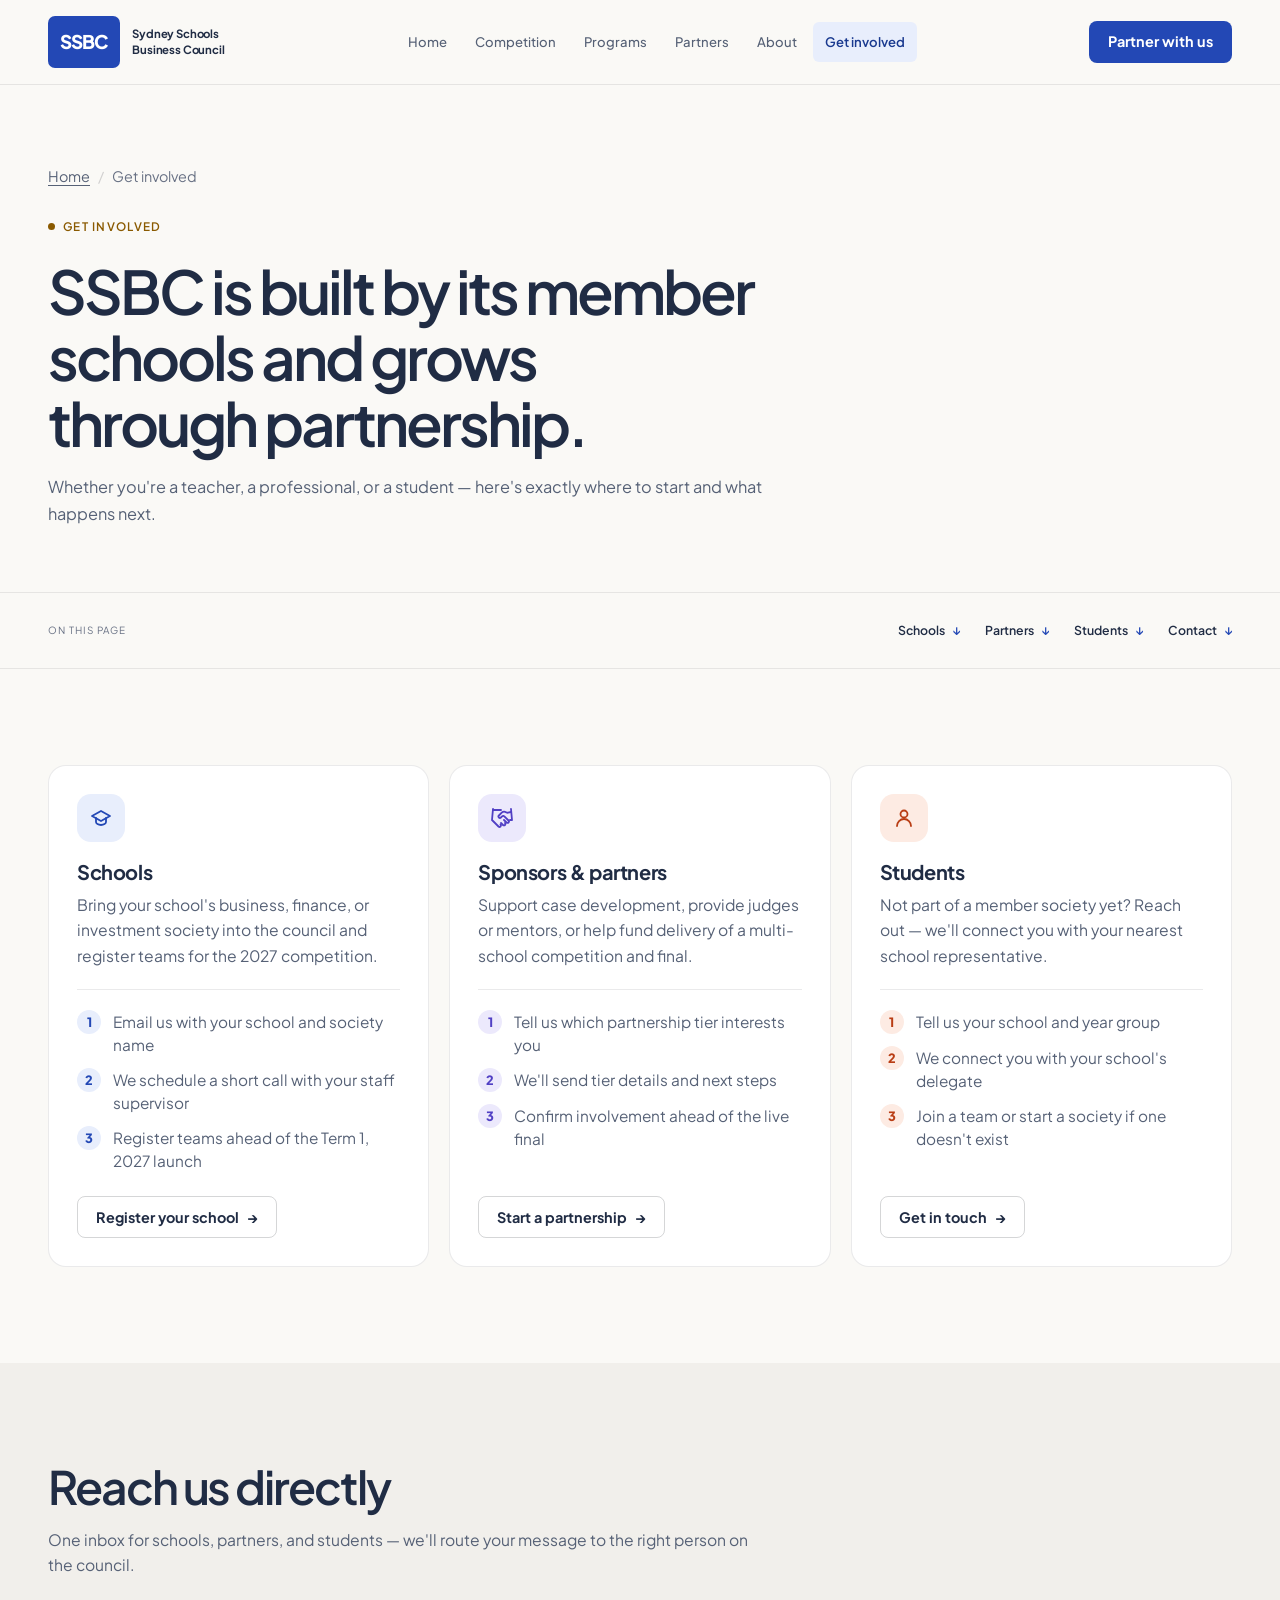
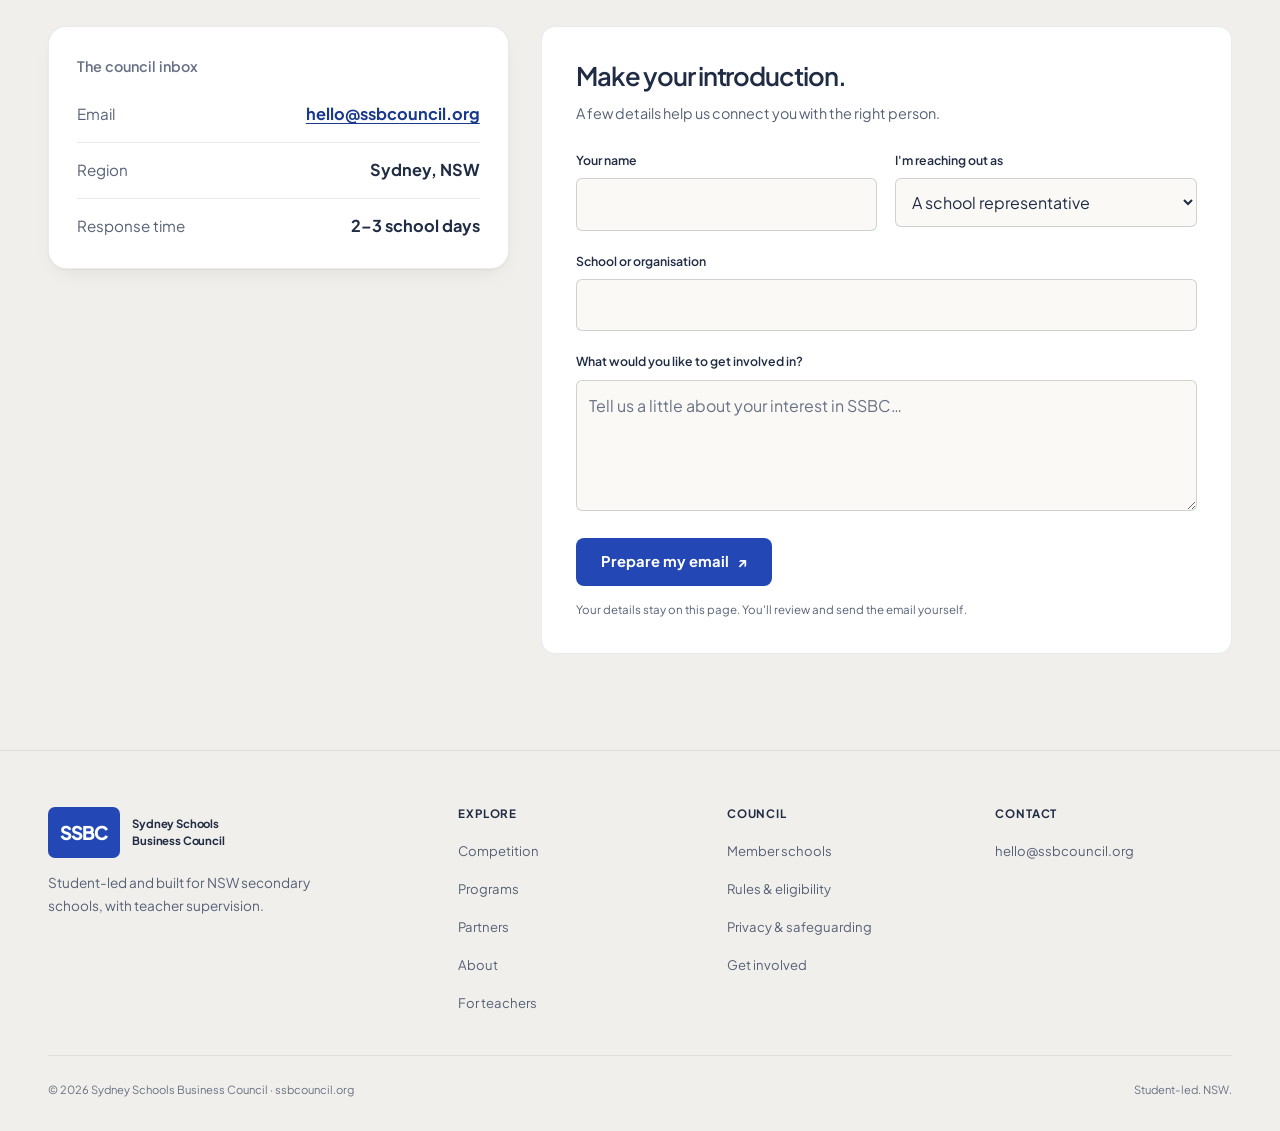
<file: get-involved.html>
<!DOCTYPE html>
<html lang="en-AU">
<head>
<meta charset="UTF-8">
<meta name="theme-color" content="#2348B5">
<meta name="viewport" content="width=device-width, initial-scale=1, viewport-fit=cover">
<title>Get Involved — Sydney Schools Business Council</title>
<meta name="description" content="Register your school, start a partnership, or join SSBC as a student — here's where to start.">
<meta property="og:type" content="website">
<meta property="og:site_name" content="Sydney Schools Business Council">
<meta property="og:title" content="Get Involved — Sydney Schools Business Council">
<meta property="og:description" content="Register your school, start a partnership, or join SSBC as a student — here's where to start.">
<meta property="og:image" content="https://ssbcouncil.org/assets/og.png">
<meta name="twitter:card" content="summary_large_image">
<link rel="preconnect" href="https://fonts.googleapis.com">
<link rel="preconnect" href="https://fonts.gstatic.com" crossorigin>
<link href="https://fonts.googleapis.com/css2?family=Plus+Jakarta+Sans:wght@400;500;600;700;800&display=swap" rel="stylesheet">
<link rel="icon" href="assets/favicon.svg" type="image/svg+xml">
<link rel="stylesheet" href="assets/styles.css">
</head>
<body data-page="get-involved">

<a class="skip-link" href="#main">Skip to content</a>

<header class="site-header">
  <div class="wrap nav-row">
    <a class="wordmark" href="./" aria-label="SSBC, Sydney Schools Business Council, home"><span class="mark">SSBC</span><span class="full">Sydney Schools<br>Business Council</span></a>
    <nav class="links" id="site-nav" aria-label="Main">
      <a href="./" data-page="home">Home</a>
      <a href="competition.html" data-page="competition">Competition</a>
      <a href="programs.html" data-page="programs">Programs</a>
      <a href="partners.html" data-page="partners">Partners</a>
      <a href="about.html" data-page="about">About</a>
      <a href="get-involved.html" data-page="get-involved" aria-current="page">Get involved</a>
      <a class="btn btn-primary drawer-cta" href="get-involved.html">Partner with us</a>
    </nav>
    <a class="btn btn-primary btn-sm nav-cta" href="get-involved.html">Partner with us</a>
    <button class="menu-toggle" type="button" aria-label="Open menu" aria-expanded="false" aria-controls="site-nav">
      <svg class="icon-open" viewBox="0 0 24 24" fill="none" stroke="currentColor" stroke-width="2" stroke-linecap="round" aria-hidden="true"><line x1="4" y1="7" x2="20" y2="7"/><line x1="4" y1="12" x2="20" y2="12"/><line x1="4" y1="17" x2="20" y2="17"/></svg>
      <svg class="icon-close" viewBox="0 0 24 24" fill="none" stroke="currentColor" stroke-width="2" stroke-linecap="round" aria-hidden="true"><line x1="6" y1="6" x2="18" y2="18"/><line x1="18" y1="6" x2="6" y2="18"/></svg>
    </button>
  </div>
</header>

<main id="main">

<section class="page-hero">
  <div class="wrap">
    <nav class="crumb" aria-label="Breadcrumb"><ol><li><a href="./">Home</a></li><li aria-current="page">Get involved</li></ol></nav>
    <p class="kicker tone-sun">Get involved</p>
    <h1>SSBC is built by its member schools and grows through partnership.</h1>
    <p class="lede">Whether you're a teacher, a professional, or a student — here's exactly where to start and what happens next.</p>
  </div>
</section>
<nav class="page-index wrap" aria-label="On this page"><span>ON THIS PAGE</span><a href="#schools">Schools <span aria-hidden="true">↓</span></a><a href="#sponsors">Partners <span aria-hidden="true">↓</span></a><a href="#students">Students <span aria-hidden="true">↓</span></a><a href="#contact">Contact <span aria-hidden="true">↓</span></a></nav>


<section>
  <div class="wrap">
    <div class="involve-grid reveal">
      <div id="schools" class="involve-card accent-teal">
        <div class="icon-circle"><svg viewBox="0 0 24 24" fill="none" stroke="currentColor" stroke-width="1.8" stroke-linecap="round" stroke-linejoin="round" aria-hidden="true"><path d="M3 10 12 5l9 5-9 5-9-5Z"/><path d="M7 12v4c0 1.5 2.2 3 5 3s5-1.5 5-3v-4"/></svg></div>
        <h2>Schools</h2>
        <p>Bring your school's business, finance, or investment society into the council and register teams for the 2027 competition.</p>
        <ol class="steps">
          <li><span class="n">1</span> Email us with your school and society name</li>
          <li><span class="n">2</span> We schedule a short call with your staff supervisor</li>
          <li><span class="n">3</span> Register teams ahead of the Term 1, 2027 launch</li>
        </ol>
        <a class="btn btn-ghost btn-sm" href="mailto:hello@ssbcouncil.org?subject=Registering%20our%20school">Register your school <span class="arrow" aria-hidden="true">→</span></a>
      </div>
      <div id="sponsors" class="involve-card accent-violet">
        <div class="icon-circle"><svg viewBox="0 0 24 24" fill="none" stroke="currentColor" stroke-width="1.8" stroke-linecap="round" stroke-linejoin="round" aria-hidden="true"><path d="m11 17 2 2a1.4 1.4 0 0 0 2-2"/><path d="m14 14 2.5 2.5a1.4 1.4 0 0 0 2-2l-3.9-3.9a2 2 0 0 0-2.8 0l-.9.9a1.4 1.4 0 0 1-2-2l2.8-2.8a3.5 3.5 0 0 1 4.3-.5l.5.3a2 2 0 0 0 1.5.2L21 6"/><path d="m21 3 1 11h-2"/><path d="M3 3 2 14l6.5 6.5a1.4 1.4 0 0 0 2-2"/><path d="M3 4h8"/></svg></div>
        <h2>Sponsors &amp; partners</h2>
        <p>Support case development, provide judges or mentors, or help fund delivery of a multi-school competition and final.</p>
        <ol class="steps">
          <li><span class="n">1</span> Tell us which partnership tier interests you</li>
          <li><span class="n">2</span> We'll send tier details and next steps</li>
          <li><span class="n">3</span> Confirm involvement ahead of the live final</li>
        </ol>
        <a class="btn btn-ghost btn-sm" href="mailto:hello@ssbcouncil.org?subject=Partnering%20with%20SSBC">Start a partnership <span class="arrow" aria-hidden="true">→</span></a>
      </div>
      <div id="students" class="involve-card accent-coral">
        <div class="icon-circle"><svg viewBox="0 0 24 24" fill="none" stroke="currentColor" stroke-width="1.8" stroke-linecap="round" stroke-linejoin="round" aria-hidden="true"><circle cx="12" cy="8" r="3.5"/><path d="M5 20a7 7 0 0 1 14 0"/></svg></div>
        <h2>Students</h2>
        <p>Not part of a member society yet? Reach out — we'll connect you with your nearest school representative.</p>
        <ol class="steps">
          <li><span class="n">1</span> Tell us your school and year group</li>
          <li><span class="n">2</span> We connect you with your school's delegate</li>
          <li><span class="n">3</span> Join a team or start a society if one doesn't exist</li>
        </ol>
        <a class="btn btn-ghost btn-sm" href="mailto:hello@ssbcouncil.org?subject=Joining%20SSBC%20as%20a%20student">Get in touch <span class="arrow" aria-hidden="true">→</span></a>
      </div>
    </div>
  </div>
</section>

<section id="contact" class="alt">
  <div class="wrap">
    <div class="section-head reveal">
      <h2>Reach us directly</h2>
      <p>One inbox for schools, partners, and students — we'll route your message to the right person on the council.</p>
    </div>
    <div class="contact-layout">
      <div class="ledger-panel reveal">
        <p class="ledger-title">The council inbox</p>
        <div class="ledger-row"><span class="label">Email</span><span class="value"><a href="mailto:hello@ssbcouncil.org">hello@ssbcouncil.org</a></span></div>
        <div class="ledger-row"><span class="label">Region</span><span class="value">Sydney, NSW</span></div>
        <div class="ledger-row"><span class="label">Response time</span><span class="value">2–3 school days</span></div>
      </div>
      <form class="enquiry-form" id="enquiry-form" hidden>
        <h2>Make your introduction.</h2>
        <p>A few details help us connect you with the right person.</p>
        <div class="form-row">
          <div><label for="enquiry-name">Your name</label><input id="enquiry-name" name="name" autocomplete="name" maxlength="100" required></div>
          <div><label for="enquiry-role">I'm reaching out as</label><select id="enquiry-role" name="role"><option value="school">A school representative</option><option value="partner">A sponsor or partner</option><option value="student">A student</option></select></div>
        </div>
        <label for="enquiry-organisation">School or organisation</label>
        <input id="enquiry-organisation" name="organisation" autocomplete="organization" maxlength="150" required>
        <label for="enquiry-message">What would you like to get involved in?</label>
        <textarea id="enquiry-message" name="message" rows="4" maxlength="1500" placeholder="Tell us a little about your interest in SSBC…" required></textarea>
        <button type="submit" class="btn btn-primary">Prepare my email <span aria-hidden="true">↗</span></button>
        <p class="form-note">Your details stay on this page. You'll review and send the email yourself.</p>
        <div id="enquiry-result" class="enquiry-result" hidden>
          <p role="status">Your introduction is ready. Open your email app or copy the draft below.</p>
          <a id="enquiry-email" class="text-link" href="mailto:hello@ssbcouncil.org">Open email draft ↗</a>
          <label for="enquiry-draft">Your draft · to hello@ssbcouncil.org</label>
          <textarea id="enquiry-draft" rows="7" readonly></textarea>
        </div>
      </form>
    </div>
  </div>
</section>

</main>

<footer>
  <div class="wrap">
    <div class="footer-grid">
      <div>
        <a class="wordmark" href="./"><span class="mark">SSBC</span><span class="full">Sydney Schools<br>Business Council</span></a>
        <p class="about">Student-led and built for NSW secondary schools, with teacher supervision.</p>
      </div>
      <nav aria-label="Explore">
        <h2>Explore</h2>
        <ul>
          <li><a href="competition.html">Competition</a></li>
          <li><a href="programs.html">Programs</a></li>
          <li><a href="partners.html">Partners</a></li>
          <li><a href="about.html">About</a></li>
          <li><a href="teachers.html">For teachers</a></li>
        </ul>
      </nav>
      <nav aria-label="Council">
        <h2>Council</h2>
        <ul>
          <li><a href="partners.html#schools">Member schools</a></li>
          <li><a href="rules.html">Rules &amp; eligibility</a></li>
          <li><a href="privacy.html">Privacy &amp; safeguarding</a></li>
          <li><a href="get-involved.html">Get involved</a></li>
        </ul>
      </nav>
      <div>
        <h2>Contact</h2>
        <ul>
          <li><a href="mailto:hello@ssbcouncil.org">hello@ssbcouncil.org</a></li>
        </ul>
      </div>
    </div>
    <div class="footer-row">
      <span>© 2026 Sydney Schools Business Council · ssbcouncil.org</span>
      <span>Student-led. NSW.</span>
    </div>
  </div>
</footer>

<script src="assets/app.js"></script>
</body>
</html>
</file>
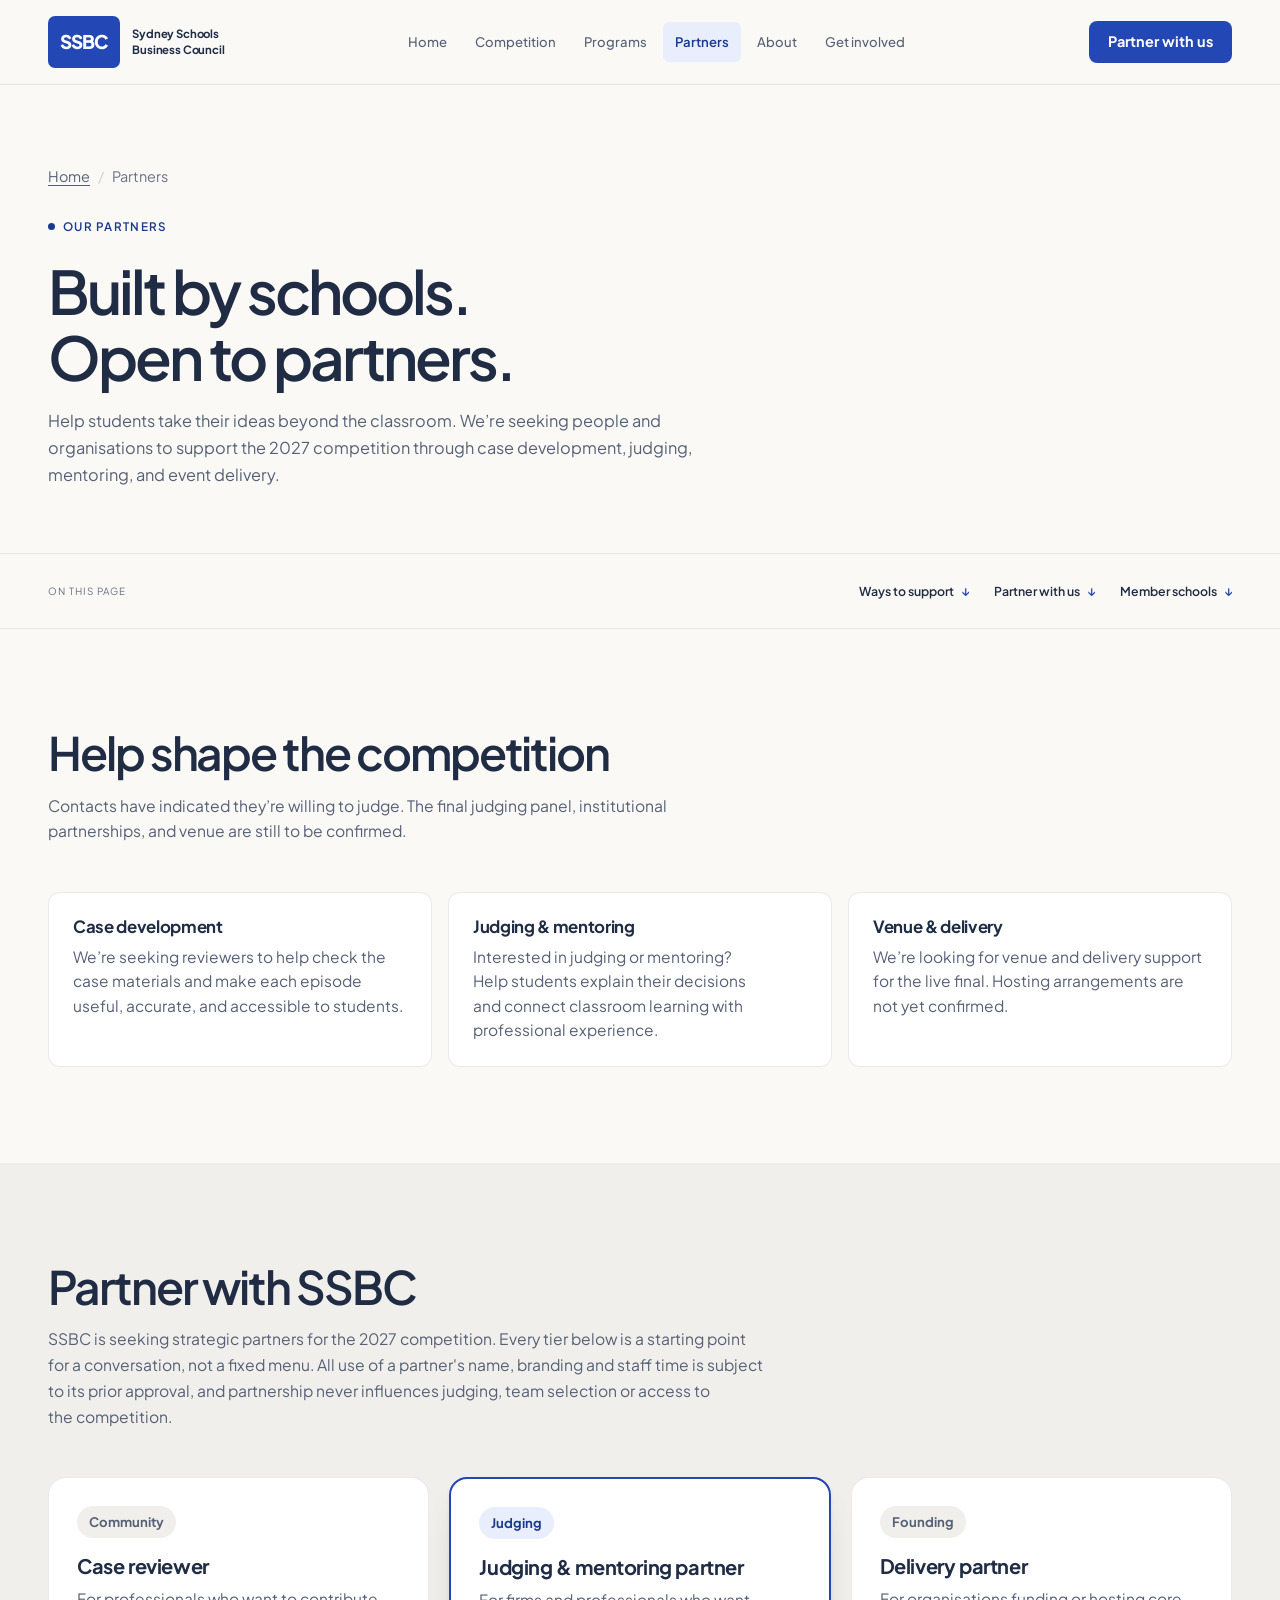
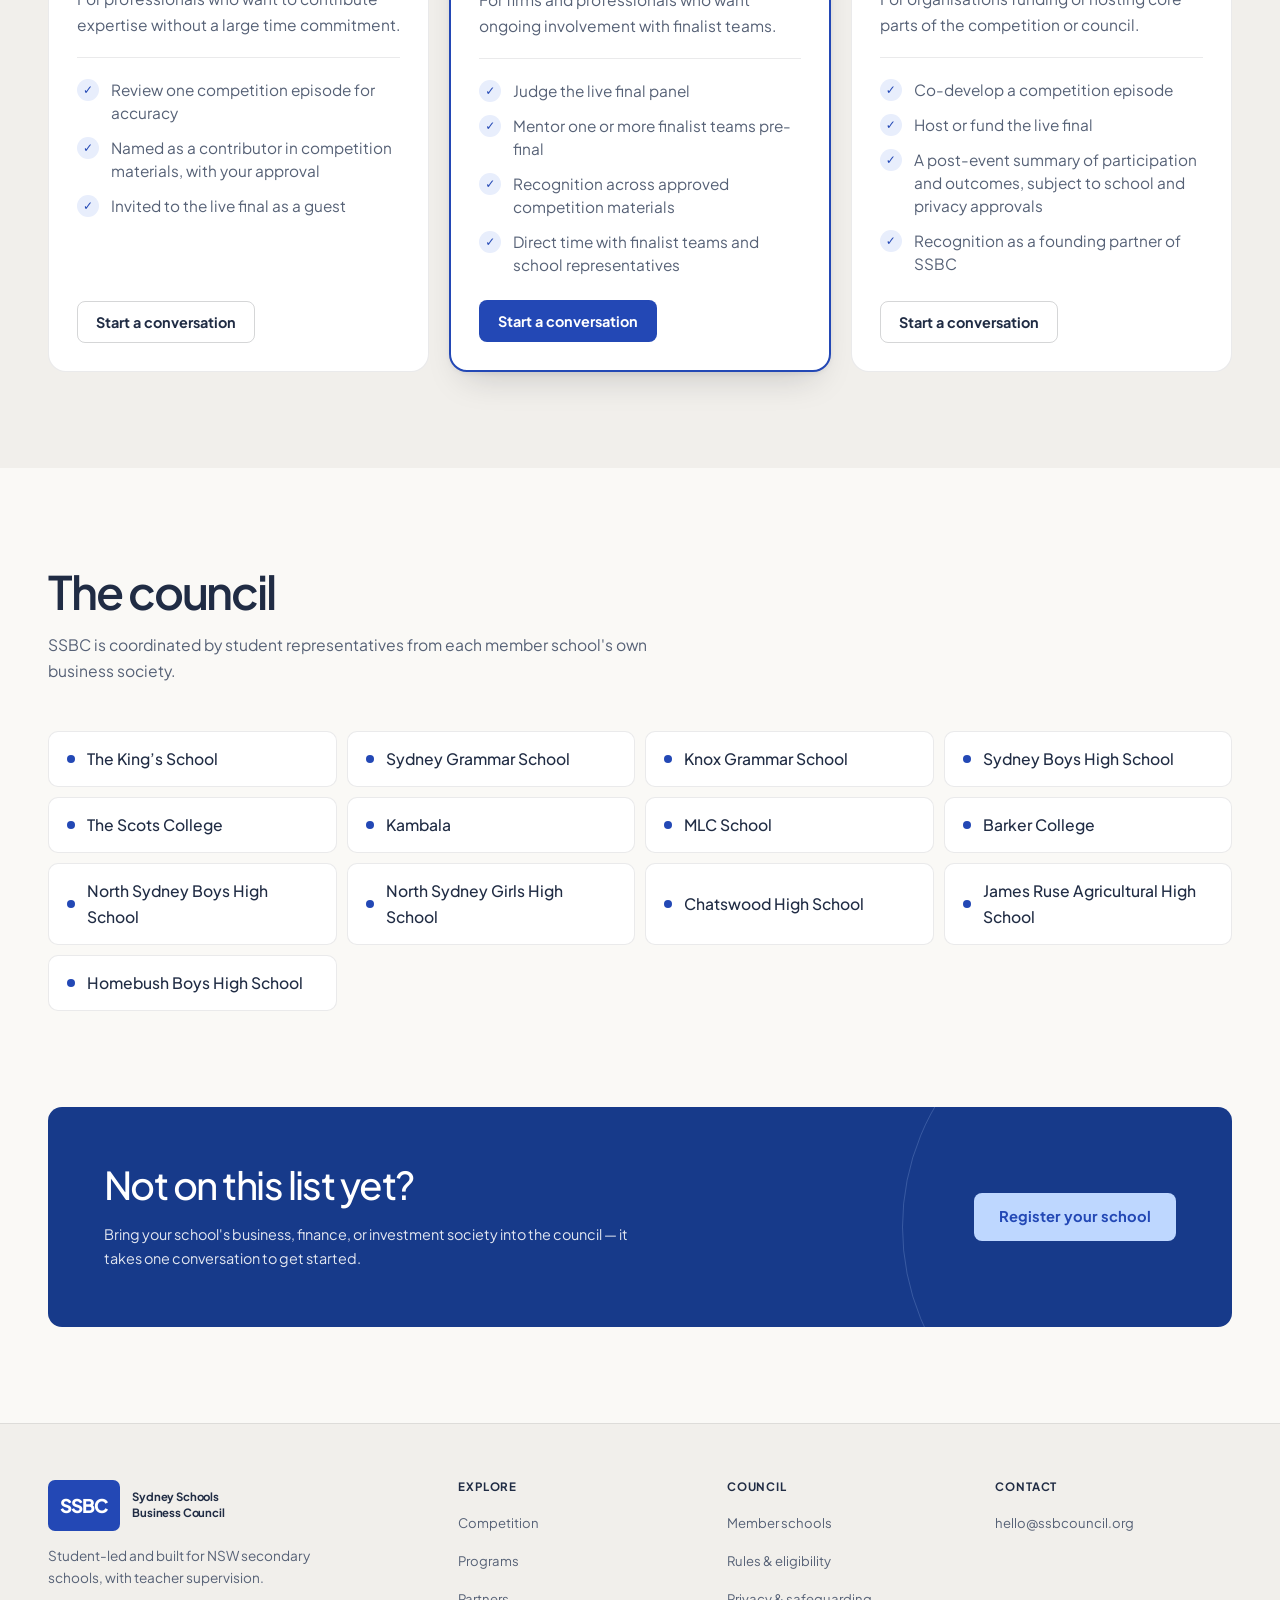
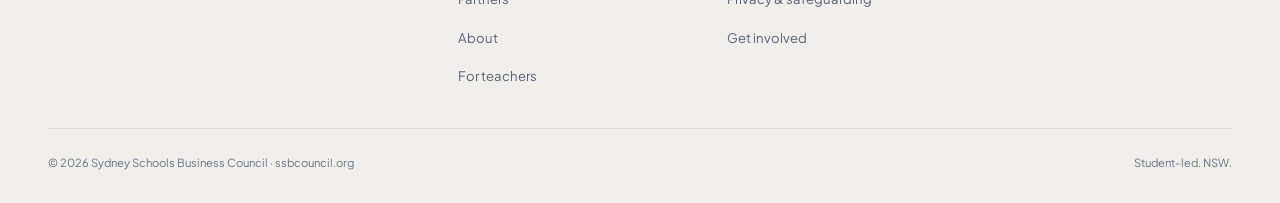
<file: partners.html>
<!DOCTYPE html>
<html lang="en-AU">
<head>
<meta charset="UTF-8">
<meta name="theme-color" content="#2348B5">
<meta name="viewport" content="width=device-width, initial-scale=1, viewport-fit=cover">
<title>Partners &amp; Schools — Sydney Schools Business Council</title>
<meta name="description" content="Ways to support SSBC, prospective partnership roles, and the 13 member schools that make up the council.">
<meta property="og:type" content="website">
<meta property="og:site_name" content="Sydney Schools Business Council">
<meta property="og:title" content="Partners &amp; Schools — Sydney Schools Business Council">
<meta property="og:description" content="Ways to support SSBC, prospective partnership roles, and the 13 member schools that make up the council.">
<meta property="og:image" content="https://ssbcouncil.org/assets/og.png">
<meta name="twitter:card" content="summary_large_image">
<link rel="preconnect" href="https://fonts.googleapis.com">
<link rel="preconnect" href="https://fonts.gstatic.com" crossorigin>
<link href="https://fonts.googleapis.com/css2?family=Plus+Jakarta+Sans:wght@400;500;600;700;800&display=swap" rel="stylesheet">
<link rel="icon" href="assets/favicon.svg" type="image/svg+xml">
<link rel="stylesheet" href="assets/styles.css">
</head>
<body data-page="partners">

<a class="skip-link" href="#main">Skip to content</a>

<header class="site-header">
  <div class="wrap nav-row">
    <a class="wordmark" href="./" aria-label="SSBC, Sydney Schools Business Council, home"><span class="mark">SSBC</span><span class="full">Sydney Schools<br>Business Council</span></a>
    <nav class="links" id="site-nav" aria-label="Main">
      <a href="./" data-page="home">Home</a>
      <a href="competition.html" data-page="competition">Competition</a>
      <a href="programs.html" data-page="programs">Programs</a>
      <a href="partners.html" data-page="partners" aria-current="page">Partners</a>
      <a href="about.html" data-page="about">About</a>
      <a href="get-involved.html" data-page="get-involved">Get involved</a>
      <a class="btn btn-primary drawer-cta" href="get-involved.html">Partner with us</a>
    </nav>
    <a class="btn btn-primary btn-sm nav-cta" href="get-involved.html">Partner with us</a>
    <button class="menu-toggle" type="button" aria-label="Open menu" aria-expanded="false" aria-controls="site-nav">
      <svg class="icon-open" viewBox="0 0 24 24" fill="none" stroke="currentColor" stroke-width="2" stroke-linecap="round" aria-hidden="true"><line x1="4" y1="7" x2="20" y2="7"/><line x1="4" y1="12" x2="20" y2="12"/><line x1="4" y1="17" x2="20" y2="17"/></svg>
      <svg class="icon-close" viewBox="0 0 24 24" fill="none" stroke="currentColor" stroke-width="2" stroke-linecap="round" aria-hidden="true"><line x1="6" y1="6" x2="18" y2="18"/><line x1="18" y1="6" x2="6" y2="18"/></svg>
    </button>
  </div>
</header>

<main id="main">

<section class="page-hero">
  <div class="wrap">
    <nav class="crumb" aria-label="Breadcrumb"><ol><li><a href="./">Home</a></li><li aria-current="page">Partners</li></ol></nav>
    <p class="kicker">Our partners</p>
    <h1>Built by schools.<br>Open to partners.</h1>
    <p class="lede">Help students take their ideas beyond the classroom. We’re seeking people and organisations to support the 2027 competition through case development, judging, mentoring, and event delivery.</p>
  </div>
</section>
<nav class="page-index wrap" aria-label="On this page"><span>ON THIS PAGE</span><a href="#support">Ways to support <span aria-hidden="true">↓</span></a><a href="#partnerships">Partner with us <span aria-hidden="true">↓</span></a><a href="#schools">Member schools <span aria-hidden="true">↓</span></a></nav>


<section id="support">
  <div class="wrap">
    <div class="section-head reveal">
      <h2>Help shape the competition</h2>
      <p>Contacts have indicated they’re willing to judge. The final judging panel, institutional partnerships, and venue are still to be confirmed.</p>
    </div>
    <div class="partner-support-grid reveal">
      <div class="partner-support">
        <h3>Case development</h3>
        <p>We’re seeking reviewers to help check the case materials and make each episode useful, accurate, and accessible to students.</p>
      </div>
      <div class="partner-support">
        <h3>Judging &amp; mentoring</h3>
        <p>Interested in judging or mentoring? Help students explain their decisions and connect classroom learning with professional experience.</p>
      </div>
      <div class="partner-support">
        <h3>Venue &amp; delivery</h3>
        <p>We’re looking for venue and delivery support for the live final. Hosting arrangements are not yet confirmed.</p>
      </div>
    </div>
  </div>
</section>

<section id="partnerships" class="alt">
  <div class="wrap">
    <div class="section-head reveal">
      <h2>Partner with SSBC</h2>
      <p>SSBC is seeking strategic partners for the 2027 competition. Every tier below is a starting point for a conversation, not a fixed menu. All use of a partner's name, branding and staff time is subject to its prior approval, and partnership never influences judging, team selection or access to the competition.</p>
    </div>
    <div class="tier-grid reveal">
      <div class="tier-card">
        <span class="badge">Community</span>
        <h3>Case reviewer</h3>
        <p class="desc">For professionals who want to contribute expertise without a large time commitment.</p>
        <ul>
          <li>Review one competition episode for accuracy</li>
          <li>Named as a contributor in competition materials, with your approval</li>
          <li>Invited to the live final as a guest</li>
        </ul>
        <a class="btn btn-ghost btn-sm" href="get-involved.html">Start a conversation</a>
      </div>
      <div class="tier-card featured">
        <span class="badge">Judging</span>
        <h3>Judging &amp; mentoring partner</h3>
        <p class="desc">For firms and professionals who want ongoing involvement with finalist teams.</p>
        <ul>
          <li>Judge the live final panel</li>
          <li>Mentor one or more finalist teams pre-final</li>
          <li>Recognition across approved competition materials</li>
          <li>Direct time with finalist teams and school representatives</li>
        </ul>
        <a class="btn btn-primary btn-sm" href="get-involved.html">Start a conversation</a>
      </div>
      <div class="tier-card">
        <span class="badge">Founding</span>
        <h3>Delivery partner</h3>
        <p class="desc">For organisations funding or hosting core parts of the competition or council.</p>
        <ul>
          <li>Co-develop a competition episode</li>
          <li>Host or fund the live final</li>
          <li>A post-event summary of participation and outcomes, subject to school and privacy approvals</li>
          <li>Recognition as a founding partner of SSBC</li>
        </ul>
        <a class="btn btn-ghost btn-sm" href="get-involved.html">Start a conversation</a>
      </div>
    </div>
  </div>
</section>

<section id="schools">
  <div class="wrap">
    <div class="section-head reveal">
      <h2>The council</h2>
      <p>SSBC is coordinated by student representatives from each member school's own business society.</p>
    </div>
    <ul class="school-grid reveal">
      <li class="school">The King’s School</li>
      <li class="school">Sydney Grammar School</li>
      <li class="school">Knox Grammar School</li>
      <li class="school">Sydney Boys High School</li>
      <li class="school">The Scots College</li>
      <li class="school">Kambala</li>
      <li class="school">MLC School</li>
      <li class="school">Barker College</li>
      <li class="school">North Sydney Boys High School</li>
      <li class="school">North Sydney Girls High School</li>
      <li class="school">Chatswood High School</li>
      <li class="school">James Ruse Agricultural High School</li>
      <li class="school">Homebush Boys High School</li>
    </ul>
  </div>
</section>

<section>
  <div class="wrap">
    <div class="cta-banner reveal">
      <div>
        <h2>Not on this list yet?</h2>
        <p>Bring your school's business, finance, or investment society into the council — it takes one conversation to get started.</p>
      </div>
      <a class="btn btn-primary" href="get-involved.html">Register your school</a>
    </div>
  </div>
</section>

</main>

<footer>
  <div class="wrap">
    <div class="footer-grid">
      <div>
        <a class="wordmark" href="./"><span class="mark">SSBC</span><span class="full">Sydney Schools<br>Business Council</span></a>
        <p class="about">Student-led and built for NSW secondary schools, with teacher supervision.</p>
      </div>
      <nav aria-label="Explore">
        <h2>Explore</h2>
        <ul>
          <li><a href="competition.html">Competition</a></li>
          <li><a href="programs.html">Programs</a></li>
          <li><a href="partners.html">Partners</a></li>
          <li><a href="about.html">About</a></li>
          <li><a href="teachers.html">For teachers</a></li>
        </ul>
      </nav>
      <nav aria-label="Council">
        <h2>Council</h2>
        <ul>
          <li><a href="partners.html#schools">Member schools</a></li>
          <li><a href="rules.html">Rules &amp; eligibility</a></li>
          <li><a href="privacy.html">Privacy &amp; safeguarding</a></li>
          <li><a href="get-involved.html">Get involved</a></li>
        </ul>
      </nav>
      <div>
        <h2>Contact</h2>
        <ul>
          <li><a href="mailto:hello@ssbcouncil.org">hello@ssbcouncil.org</a></li>
        </ul>
      </div>
    </div>
    <div class="footer-row">
      <span>© 2026 Sydney Schools Business Council · ssbcouncil.org</span>
      <span>Student-led. NSW.</span>
    </div>
  </div>
</footer>

<script src="assets/app.js"></script>
</body>
</html>
</file>
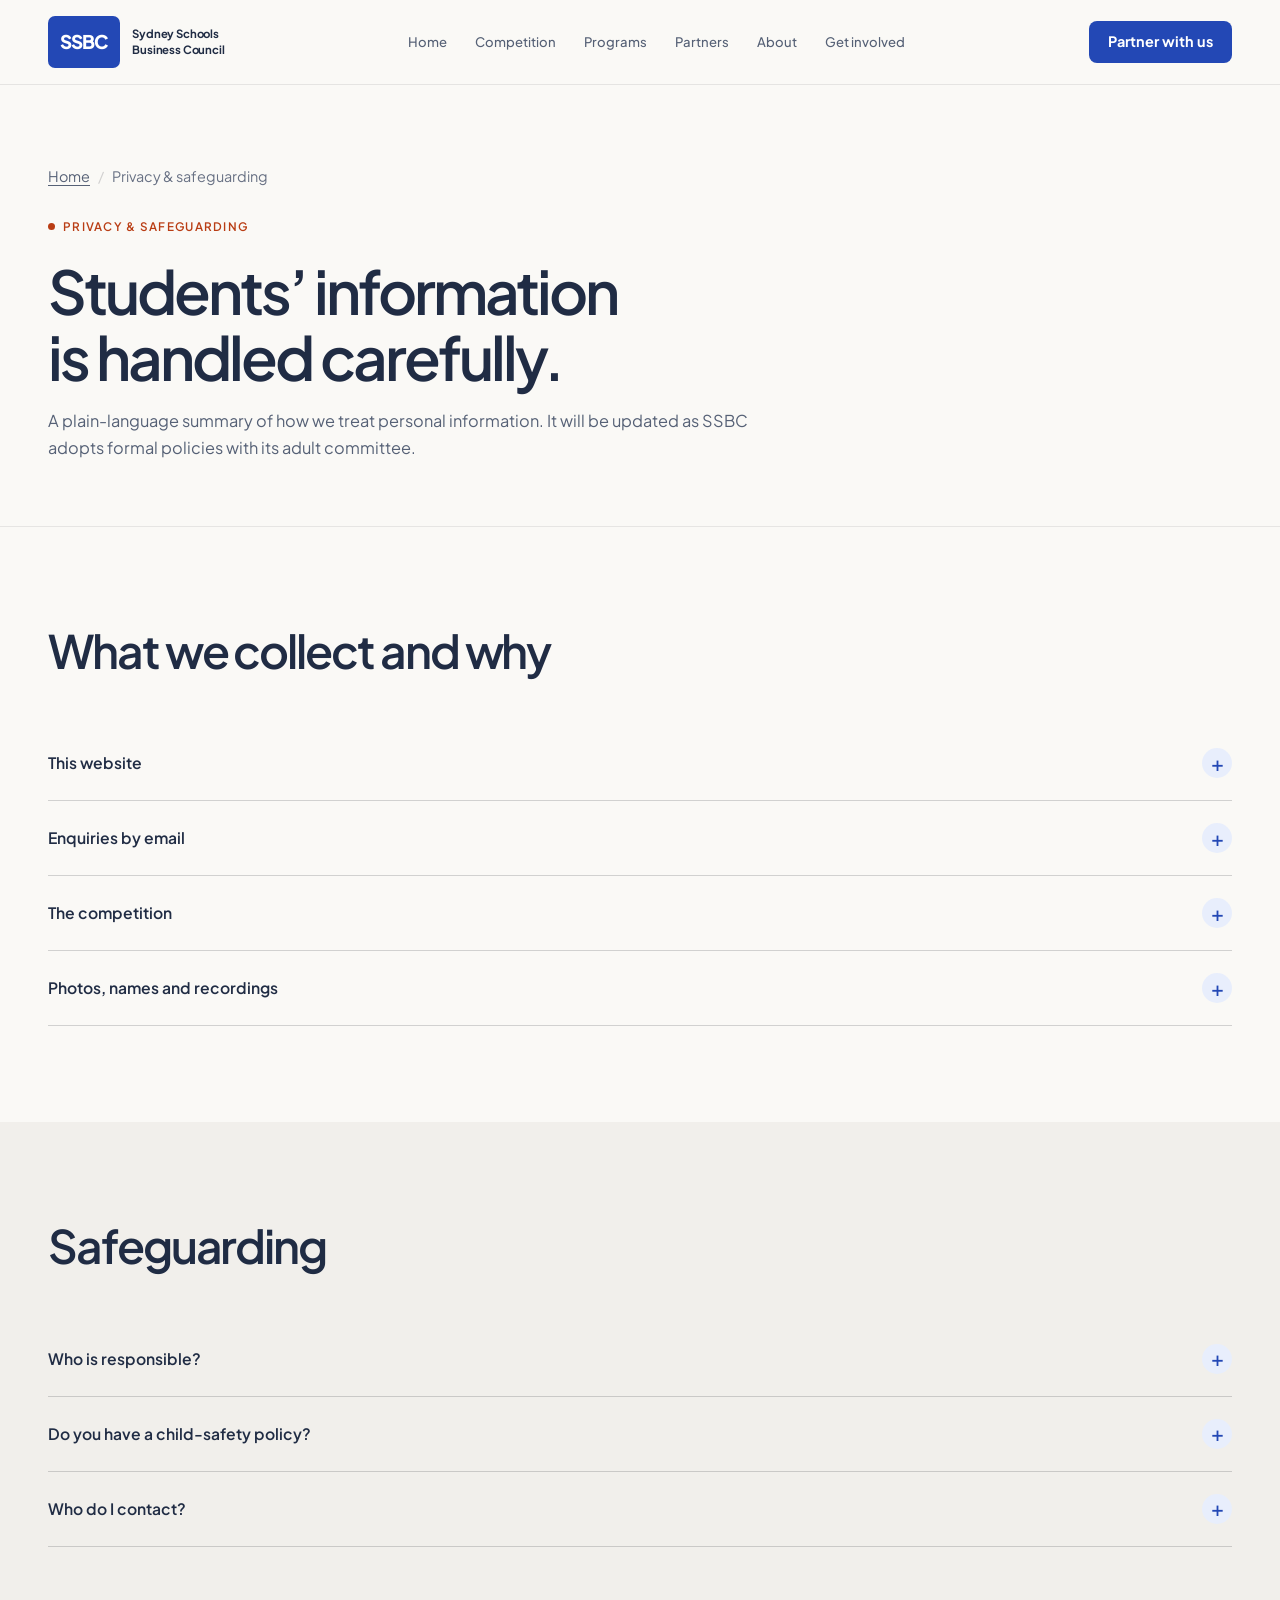
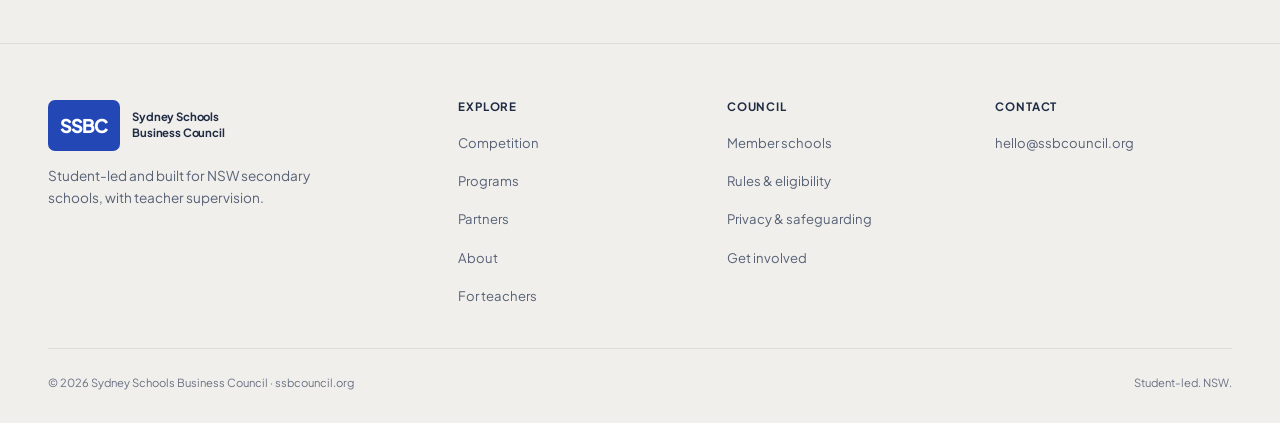
<file: privacy.html>
<!DOCTYPE html>
<html lang="en-AU">
<head>
<meta charset="UTF-8">
<meta name="theme-color" content="#2348B5">
<meta name="viewport" content="width=device-width, initial-scale=1, viewport-fit=cover">
<title>Privacy &amp; safeguarding — Sydney Schools Business Council</title>
<meta name="description" content="How SSBC handles personal information and approaches safeguarding.">
<meta property="og:type" content="website">
<meta property="og:site_name" content="Sydney Schools Business Council">
<meta property="og:title" content="Privacy &amp; safeguarding — Sydney Schools Business Council">
<meta property="og:description" content="How SSBC handles personal information and approaches safeguarding.">
<meta property="og:image" content="https://ssbcouncil.org/assets/og.png">
<meta name="twitter:card" content="summary_large_image">
<link rel="preconnect" href="https://fonts.googleapis.com">
<link rel="preconnect" href="https://fonts.gstatic.com" crossorigin>
<link href="https://fonts.googleapis.com/css2?family=Plus+Jakarta+Sans:wght@400;500;600;700;800&display=swap" rel="stylesheet">
<link rel="icon" href="assets/favicon.svg" type="image/svg+xml">
<link rel="stylesheet" href="assets/styles.css">
</head>
<body data-page="privacy">

<a class="skip-link" href="#main">Skip to content</a>

<header class="site-header">
  <div class="wrap nav-row">
    <a class="wordmark" href="./" aria-label="SSBC, Sydney Schools Business Council, home"><span class="mark">SSBC</span><span class="full">Sydney Schools<br>Business Council</span></a>
    <nav class="links" id="site-nav" aria-label="Main">
      <a href="./" data-page="home">Home</a>
      <a href="competition.html" data-page="competition">Competition</a>
      <a href="programs.html" data-page="programs">Programs</a>
      <a href="partners.html" data-page="partners">Partners</a>
      <a href="about.html" data-page="about">About</a>
      <a href="get-involved.html" data-page="get-involved">Get involved</a>
      <a class="btn btn-primary drawer-cta" href="get-involved.html">Partner with us</a>
    </nav>
    <a class="btn btn-primary btn-sm nav-cta" href="get-involved.html">Partner with us</a>
    <button class="menu-toggle" type="button" aria-label="Open menu" aria-expanded="false" aria-controls="site-nav">
      <svg class="icon-open" viewBox="0 0 24 24" fill="none" stroke="currentColor" stroke-width="2" stroke-linecap="round" aria-hidden="true"><line x1="4" y1="7" x2="20" y2="7"/><line x1="4" y1="12" x2="20" y2="12"/><line x1="4" y1="17" x2="20" y2="17"/></svg>
      <svg class="icon-close" viewBox="0 0 24 24" fill="none" stroke="currentColor" stroke-width="2" stroke-linecap="round" aria-hidden="true"><line x1="6" y1="6" x2="18" y2="18"/><line x1="18" y1="6" x2="6" y2="18"/></svg>
    </button>
  </div>
</header>

<main id="main">

<section class="page-hero">
  <div class="wrap">
    <nav class="crumb" aria-label="Breadcrumb"><ol><li><a href="./">Home</a></li><li aria-current="page">Privacy &amp; safeguarding</li></ol></nav>
    <p class="kicker tone-coral">Privacy &amp; safeguarding</p>
    <h1>Students’ information is handled carefully.</h1>
    <p class="lede">A plain-language summary of how we treat personal information. It will be updated as SSBC adopts formal policies with its adult committee.</p>
  </div>
</section>

<section>
  <div class="wrap">
    <div class="section-head reveal">
      <h2>What we collect and why</h2>
    </div>
    <div class="faq reveal">
      <details>
        <summary>This website</summary>
        <p class="a">The site does not set cookies or run analytics. It loads its font from Google Fonts, and our hosting providers (Cloudflare and GitHub) may keep standard server logs. The enquiry form on <a href="get-involved.html">Get involved</a> only prepares an email on your device. Nothing is sent until you choose to send it.</p>
      </details>
      <details>
        <summary>Enquiries by email</summary>
        <p class="a">If you email us we use your name, school or organisation and message only to reply and to route your enquiry to the right person on the council.</p>
      </details>
      <details>
        <summary>The competition</summary>
        <p class="a">We will collect team member names, school, submissions and recorded pitches to run and judge the competition. Access to student data is limited to the people who need it, and we will set out how long files are kept and when they are deleted in the participant handbook.</p>
      </details>
      <details>
        <summary>Photos, names and recordings</summary>
        <p class="a">We obtain appropriate consent before using student names, photographs, recordings or school information in promotional or post-event material.</p>
      </details>
    </div>
  </div>
</section>

<section class="alt">
  <div class="wrap">
    <div class="section-head reveal">
      <h2>Safeguarding</h2>
    </div>
    <div class="faq reveal">
      <details>
        <summary>Who is responsible?</summary>
        <p class="a">Each participating school keeps its own supervision and child-safety obligations. SSBC works with a supervising staff member and is forming an adult committee that will oversee safeguarding and compliance.</p>
      </details>
      <details>
        <summary>Do you have a child-safety policy?</summary>
        <p class="a">A formal policy is being developed with the adult committee and will be published here. We would rather say that than imply one already exists.</p>
      </details>
      <details>
        <summary>Who do I contact?</summary>
        <p class="a">Email <a href="mailto:hello@ssbcouncil.org">hello@ssbcouncil.org</a> with any privacy or safeguarding question, or to ask us to correct or remove information about you or your student.</p>
      </details>
    </div>
  </div>
</section>

</main>

<footer>
  <div class="wrap">
    <div class="footer-grid">
      <div>
        <a class="wordmark" href="./"><span class="mark">SSBC</span><span class="full">Sydney Schools<br>Business Council</span></a>
        <p class="about">Student-led and built for NSW secondary schools, with teacher supervision.</p>
      </div>
      <nav aria-label="Explore">
        <h2>Explore</h2>
        <ul>
          <li><a href="competition.html">Competition</a></li>
          <li><a href="programs.html">Programs</a></li>
          <li><a href="partners.html">Partners</a></li>
          <li><a href="about.html">About</a></li>
          <li><a href="teachers.html">For teachers</a></li>
        </ul>
      </nav>
      <nav aria-label="Council">
        <h2>Council</h2>
        <ul>
          <li><a href="partners.html#schools">Member schools</a></li>
          <li><a href="rules.html">Rules &amp; eligibility</a></li>
          <li><a href="privacy.html">Privacy &amp; safeguarding</a></li>
          <li><a href="get-involved.html">Get involved</a></li>
        </ul>
      </nav>
      <div>
        <h2>Contact</h2>
        <ul>
          <li><a href="mailto:hello@ssbcouncil.org">hello@ssbcouncil.org</a></li>
        </ul>
      </div>
    </div>
    <div class="footer-row">
      <span>© 2026 Sydney Schools Business Council · ssbcouncil.org</span>
      <span>Student-led. NSW.</span>
    </div>
  </div>
</footer>

<script src="assets/app.js"></script>
</body>
</html>
</file>
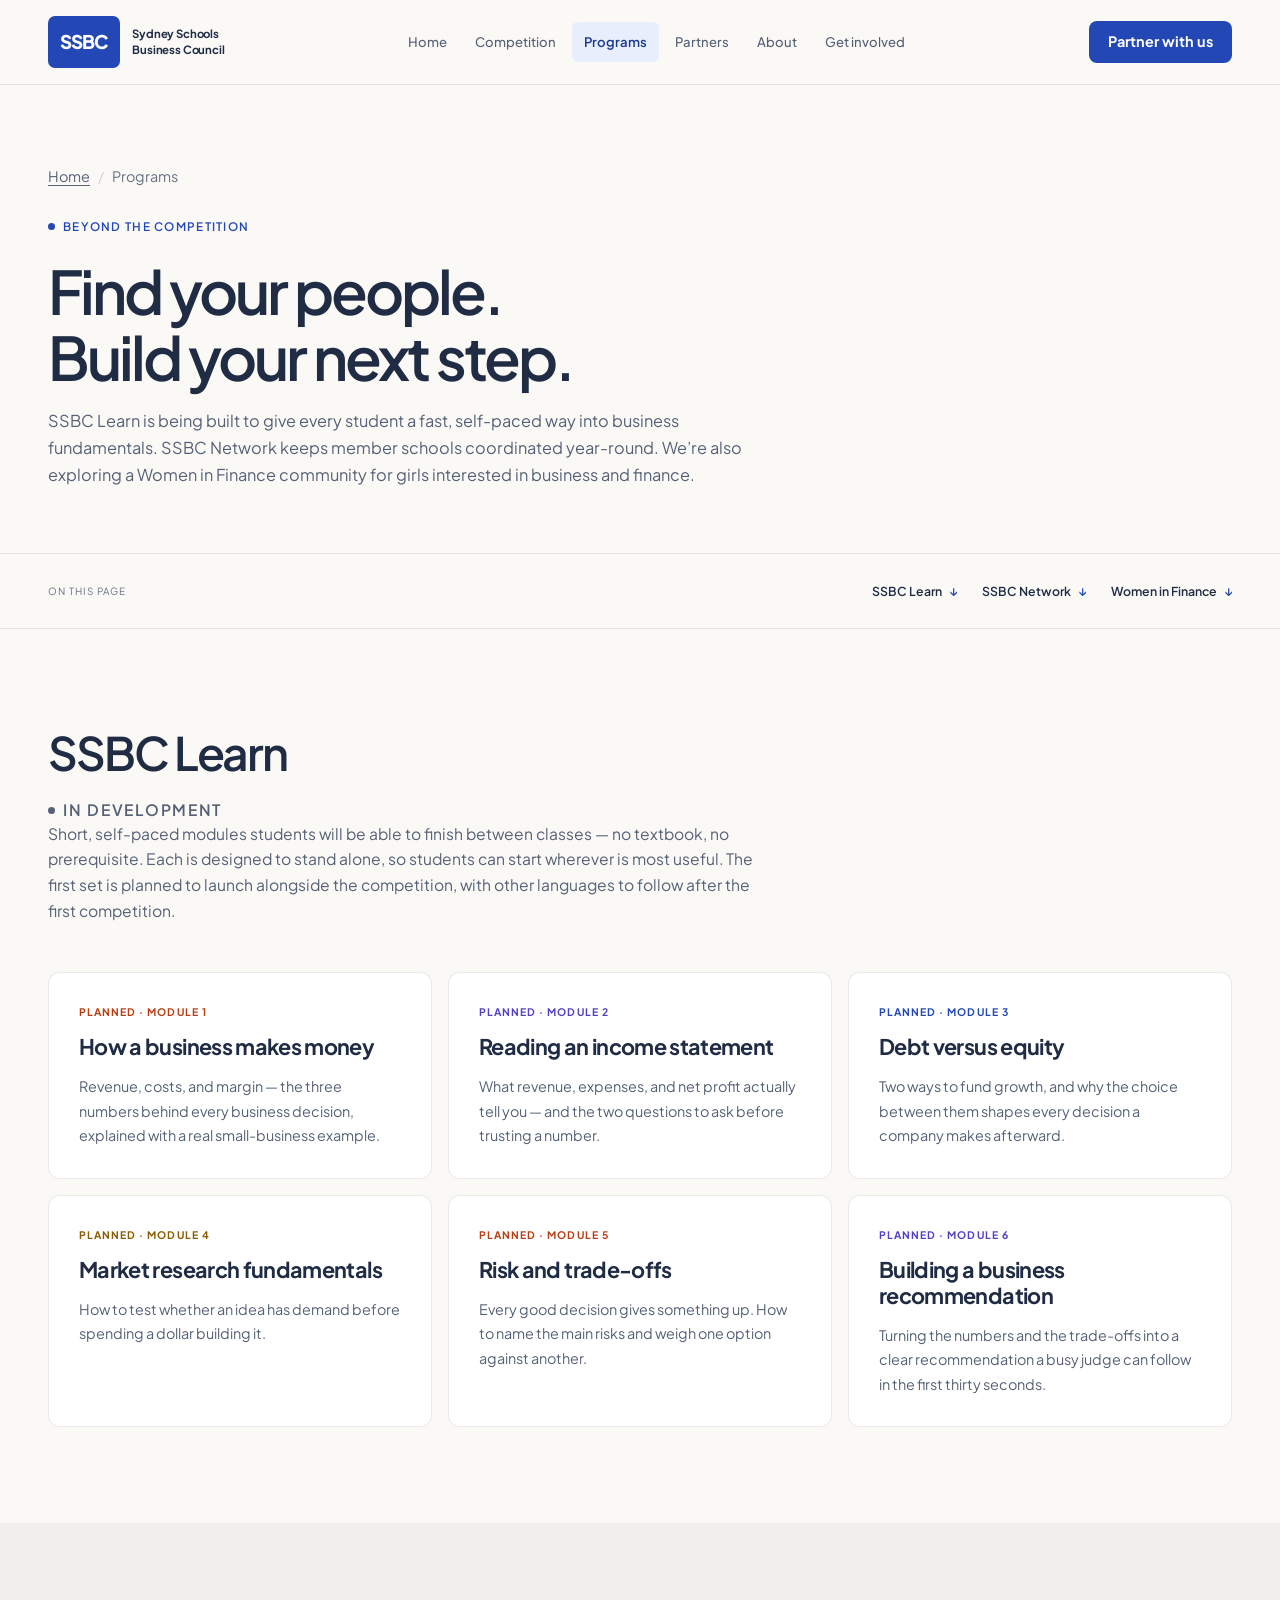
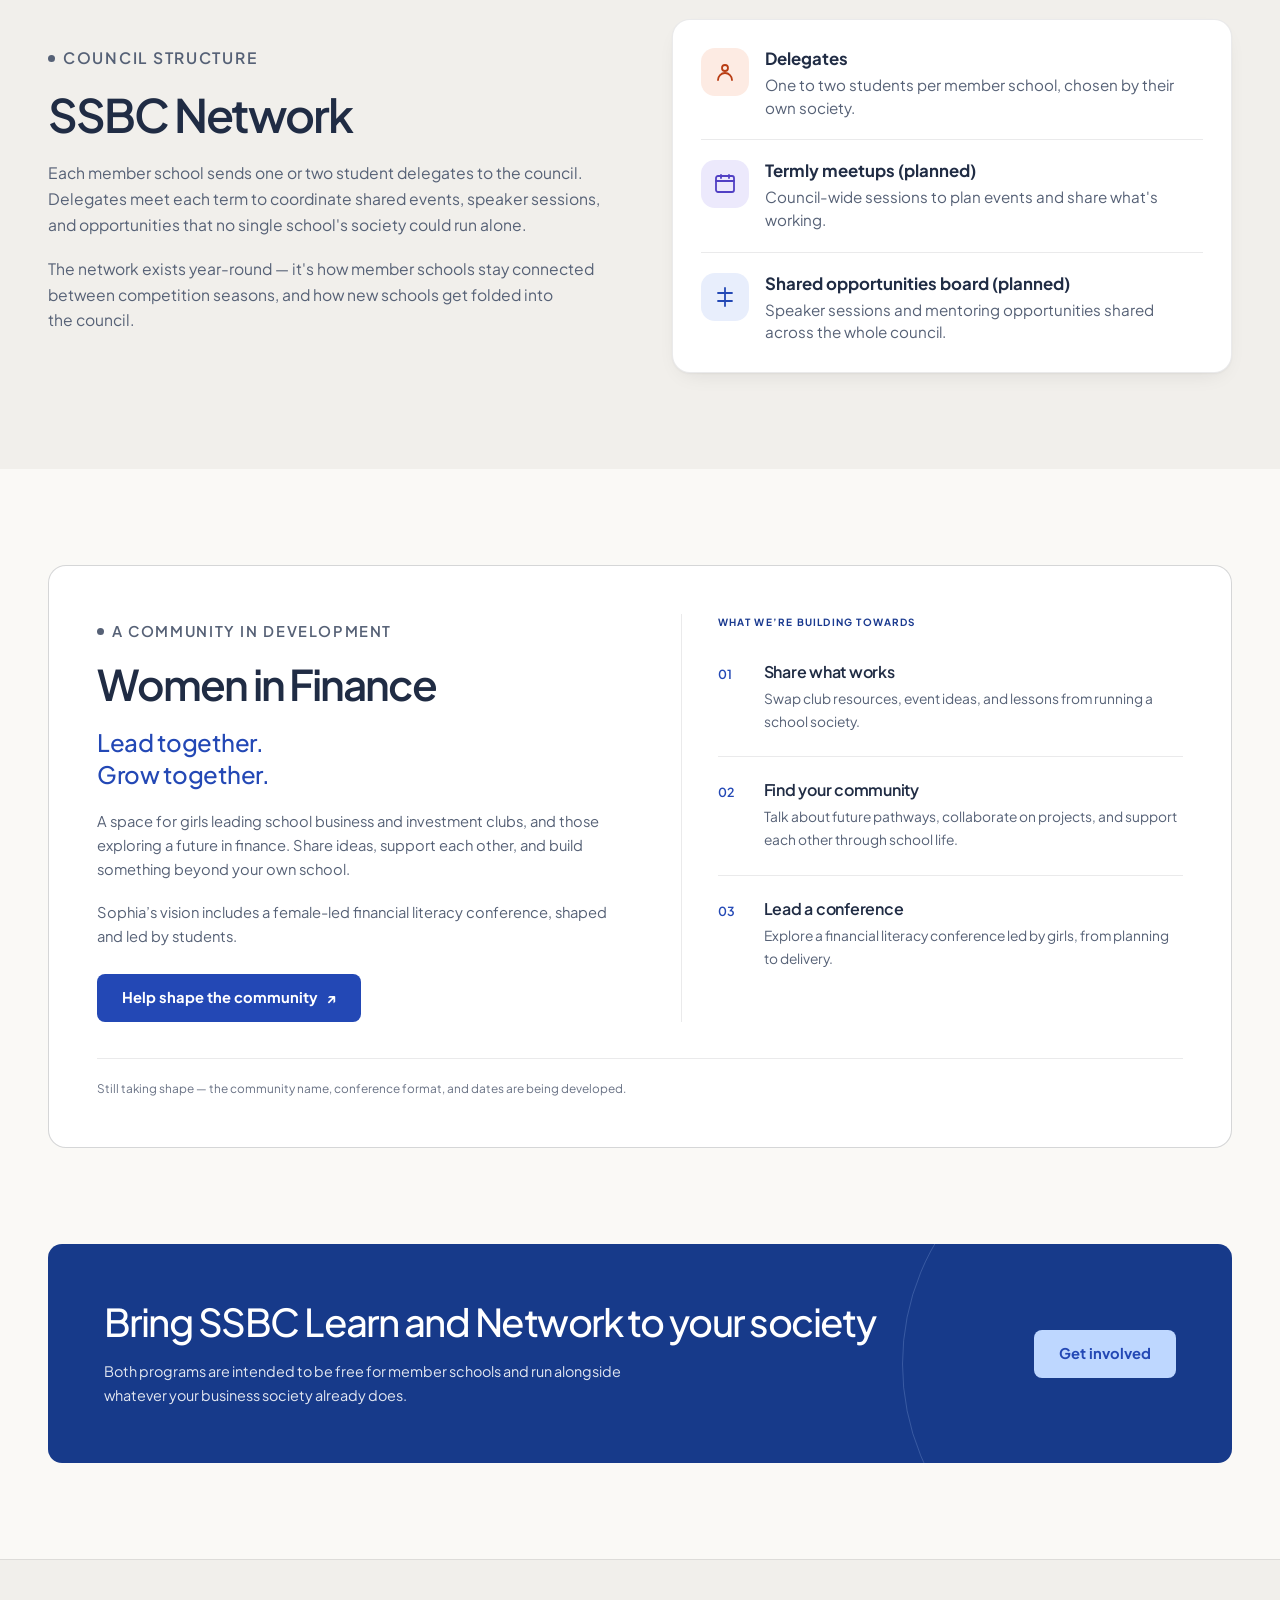
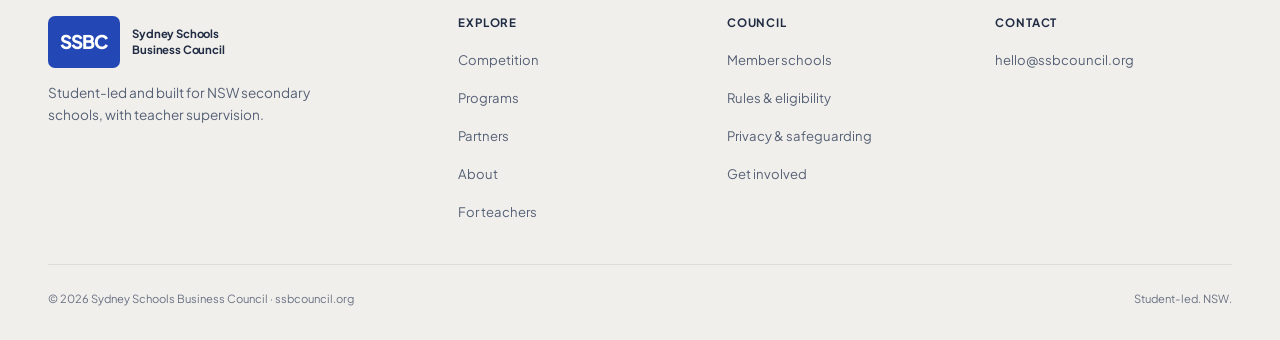
<file: programs.html>
<!DOCTYPE html>
<html lang="en-AU">
<head>
<meta charset="UTF-8">
<meta name="theme-color" content="#2348B5">
<meta name="viewport" content="width=device-width, initial-scale=1, viewport-fit=cover">
<title>Programs — Sydney Schools Business Council</title>
<meta name="description" content="Explore SSBC Learn, SSBC Network, and a Women in Finance community in development.">
<meta property="og:type" content="website">
<meta property="og:site_name" content="Sydney Schools Business Council">
<meta property="og:title" content="Programs — Sydney Schools Business Council">
<meta property="og:description" content="Explore SSBC Learn, SSBC Network, and a Women in Finance community in development.">
<meta property="og:image" content="https://ssbcouncil.org/assets/og.png">
<meta name="twitter:card" content="summary_large_image">
<link rel="preconnect" href="https://fonts.googleapis.com">
<link rel="preconnect" href="https://fonts.gstatic.com" crossorigin>
<link href="https://fonts.googleapis.com/css2?family=Plus+Jakarta+Sans:wght@400;500;600;700;800&display=swap" rel="stylesheet">
<link rel="icon" href="assets/favicon.svg" type="image/svg+xml">
<link rel="stylesheet" href="assets/styles.css">
</head>
<body data-page="programs">

<a class="skip-link" href="#main">Skip to content</a>

<header class="site-header">
  <div class="wrap nav-row">
    <a class="wordmark" href="./" aria-label="SSBC, Sydney Schools Business Council, home"><span class="mark">SSBC</span><span class="full">Sydney Schools<br>Business Council</span></a>
    <nav class="links" id="site-nav" aria-label="Main">
      <a href="./" data-page="home">Home</a>
      <a href="competition.html" data-page="competition">Competition</a>
      <a href="programs.html" data-page="programs" aria-current="page">Programs</a>
      <a href="partners.html" data-page="partners">Partners</a>
      <a href="about.html" data-page="about">About</a>
      <a href="get-involved.html" data-page="get-involved">Get involved</a>
      <a class="btn btn-primary drawer-cta" href="get-involved.html">Partner with us</a>
    </nav>
    <a class="btn btn-primary btn-sm nav-cta" href="get-involved.html">Partner with us</a>
    <button class="menu-toggle" type="button" aria-label="Open menu" aria-expanded="false" aria-controls="site-nav">
      <svg class="icon-open" viewBox="0 0 24 24" fill="none" stroke="currentColor" stroke-width="2" stroke-linecap="round" aria-hidden="true"><line x1="4" y1="7" x2="20" y2="7"/><line x1="4" y1="12" x2="20" y2="12"/><line x1="4" y1="17" x2="20" y2="17"/></svg>
      <svg class="icon-close" viewBox="0 0 24 24" fill="none" stroke="currentColor" stroke-width="2" stroke-linecap="round" aria-hidden="true"><line x1="6" y1="6" x2="18" y2="18"/><line x1="18" y1="6" x2="6" y2="18"/></svg>
    </button>
  </div>
</header>

<main id="main">

<section class="page-hero">
  <div class="wrap">
    <nav class="crumb" aria-label="Breadcrumb"><ol><li><a href="./">Home</a></li><li aria-current="page">Programs</li></ol></nav>
    <p class="kicker tone-teal">Beyond the competition</p>
    <h1>Find your people.<br>Build your next step.</h1>
    <p class="lede">SSBC Learn is being built to give every student a fast, self-paced way into business fundamentals. SSBC Network keeps member schools coordinated year-round. We’re also exploring a Women in Finance community for girls interested in business and finance.</p>
  </div>
</section>
<nav class="page-index wrap" aria-label="On this page"><span>ON THIS PAGE</span><a href="#learn">SSBC Learn <span aria-hidden="true">↓</span></a><a href="#network">SSBC Network <span aria-hidden="true">↓</span></a><a href="#women-in-finance">Women in Finance <span aria-hidden="true">↓</span></a></nav>


<section id="learn">
  <div class="wrap">
    <div class="section-head reveal">
      <h2>SSBC Learn</h2>
      <p class="kicker tone-violet">In development</p>
      <p>Short, self-paced modules students will be able to finish between classes — no textbook, no prerequisite. Each is designed to stand alone, so students can start wherever is most useful. The first set is planned to launch alongside the competition, with other languages to follow after the first competition.</p>
    </div>
    <div class="programs reveal">
      <div class="program accent-coral">
        <span class="tag">Planned · Module 1</span>
        <h3>How a business makes money</h3>
        <p>Revenue, costs, and margin — the three numbers behind every business decision, explained with a real small-business example.</p>
      </div>
      <div class="program accent-violet">
        <span class="tag">Planned · Module 2</span>
        <h3>Reading an income statement</h3>
        <p>What revenue, expenses, and net profit actually tell you — and the two questions to ask before trusting a number.</p>
      </div>
      <div class="program accent-teal">
        <span class="tag">Planned · Module 3</span>
        <h3>Debt versus equity</h3>
        <p>Two ways to fund growth, and why the choice between them shapes every decision a company makes afterward.</p>
      </div>
      <div class="program accent-amber">
        <span class="tag">Planned · Module 4</span>
        <h3>Market research fundamentals</h3>
        <p>How to test whether an idea has demand before spending a dollar building it.</p>
      </div>
      <div class="program accent-coral">
        <span class="tag">Planned · Module 5</span>
        <h3>Risk and trade-offs</h3>
        <p>Every good decision gives something up. How to name the main risks and weigh one option against another.</p>
      </div>
      <div class="program accent-violet">
        <span class="tag">Planned · Module 6</span>
        <h3>Building a business recommendation</h3>
        <p>Turning the numbers and the trade-offs into a clear recommendation a busy judge can follow in the first thirty seconds.</p>
      </div>
    </div>
  </div>
</section>

<section id="network" class="alt">
  <div class="wrap feature">
    <div class="reveal">
      <p class="kicker tone-violet">Council structure</p>
      <h2>SSBC Network</h2>
      <p>Each member school sends one or two student delegates to the council. Delegates meet each term to coordinate shared events, speaker sessions, and opportunities that no single school's society could run alone.</p>
      <p>The network exists year-round — it's how member schools stay connected between competition seasons, and how new schools get folded into the council.</p>
    </div>
    <div class="reveal diagram-box">
      <ul class="icon-list">
        <li class="accent-coral"><div class="icon-circle"><svg aria-hidden="true" viewBox="0 0 24 24" fill="none" stroke="currentColor" stroke-width="1.8" stroke-linecap="round" stroke-linejoin="round"><circle cx="12" cy="8" r="3"/><path d="M5 20a7 7 0 0 1 14 0"/></svg></div><div><div class="t">Delegates</div><div class="d">One to two students per member school, chosen by their own society.</div></div></li>
        <li class="accent-violet"><div class="icon-circle"><svg aria-hidden="true" viewBox="0 0 24 24" fill="none" stroke="currentColor" stroke-width="1.8" stroke-linecap="round" stroke-linejoin="round"><rect x="3" y="4" width="18" height="16" rx="2"/><path d="M3 9h18M8 3v3M16 3v3"/></svg></div><div><div class="t">Termly meetups (planned)</div><div class="d">Council-wide sessions to plan events and share what's working.</div></div></li>
        <li class="accent-teal"><div class="icon-circle"><svg aria-hidden="true" viewBox="0 0 24 24" fill="none" stroke="currentColor" stroke-width="1.8" stroke-linecap="round" stroke-linejoin="round"><path d="M12 3v18M5 8h14M5 16h14"/></svg></div><div><div class="t">Shared opportunities board (planned)</div><div class="d">Speaker sessions and mentoring opportunities shared across the whole council.</div></div></li>
      </ul>
    </div>
  </div>
</section>

<section id="women-in-finance">
  <div class="wrap">
    <div class="women-finance-panel reveal">
      <div class="women-finance-copy">
        <p class="kicker">A community in development</p>
        <h2>Women in Finance</h2>
        <p class="women-finance-intro">Lead together.<br>Grow together.</p>
        <p>A space for girls leading school business and investment clubs, and those exploring a future in finance. Share ideas, support each other, and build something beyond your own school.</p>
        <p>Sophia’s vision includes a female-led financial literacy conference, shaped and led by students.</p>
        <a class="btn btn-primary" href="mailto:hello@ssbcouncil.org?subject=Women%20in%20Finance%20%E2%80%94%20expression%20of%20interest">Help shape the community <span class="arrow" aria-hidden="true">↗</span></a>
      </div>
      <div class="women-finance-aims">
        <p class="section-label">WHAT WE’RE BUILDING TOWARDS</p>
        <ol class="women-finance-list">
          <li><span class="women-finance-number" aria-hidden="true">01</span><div><h3>Share what works</h3><p>Swap club resources, event ideas, and lessons from running a school society.</p></div></li>
          <li><span class="women-finance-number" aria-hidden="true">02</span><div><h3>Find your community</h3><p>Talk about future pathways, collaborate on projects, and support each other through school life.</p></div></li>
          <li><span class="women-finance-number" aria-hidden="true">03</span><div><h3>Lead a conference</h3><p>Explore a financial literacy conference led by girls, from planning to delivery.</p></div></li>
        </ol>
      </div>
      <p class="women-finance-note">Still taking shape — the community name, conference format, and dates are being developed.</p>
    </div>
  </div>
</section>

<section>
  <div class="wrap">
    <div class="cta-banner reveal">
      <div>
        <h2>Bring SSBC Learn and Network to your society</h2>
        <p>Both programs are intended to be free for member schools and run alongside whatever your business society already does.</p>
      </div>
      <a class="btn btn-primary" href="get-involved.html">Get involved</a>
    </div>
  </div>
</section>

</main>

<footer>
  <div class="wrap">
    <div class="footer-grid">
      <div>
        <a class="wordmark" href="./"><span class="mark">SSBC</span><span class="full">Sydney Schools<br>Business Council</span></a>
        <p class="about">Student-led and built for NSW secondary schools, with teacher supervision.</p>
      </div>
      <nav aria-label="Explore">
        <h2>Explore</h2>
        <ul>
          <li><a href="competition.html">Competition</a></li>
          <li><a href="programs.html">Programs</a></li>
          <li><a href="partners.html">Partners</a></li>
          <li><a href="about.html">About</a></li>
          <li><a href="teachers.html">For teachers</a></li>
        </ul>
      </nav>
      <nav aria-label="Council">
        <h2>Council</h2>
        <ul>
          <li><a href="partners.html#schools">Member schools</a></li>
          <li><a href="rules.html">Rules &amp; eligibility</a></li>
          <li><a href="privacy.html">Privacy &amp; safeguarding</a></li>
          <li><a href="get-involved.html">Get involved</a></li>
        </ul>
      </nav>
      <div>
        <h2>Contact</h2>
        <ul>
          <li><a href="mailto:hello@ssbcouncil.org">hello@ssbcouncil.org</a></li>
        </ul>
      </div>
    </div>
    <div class="footer-row">
      <span>© 2026 Sydney Schools Business Council · ssbcouncil.org</span>
      <span>Student-led. NSW.</span>
    </div>
  </div>
</footer>

<script src="assets/app.js"></script>
</body>
</html>
</file>
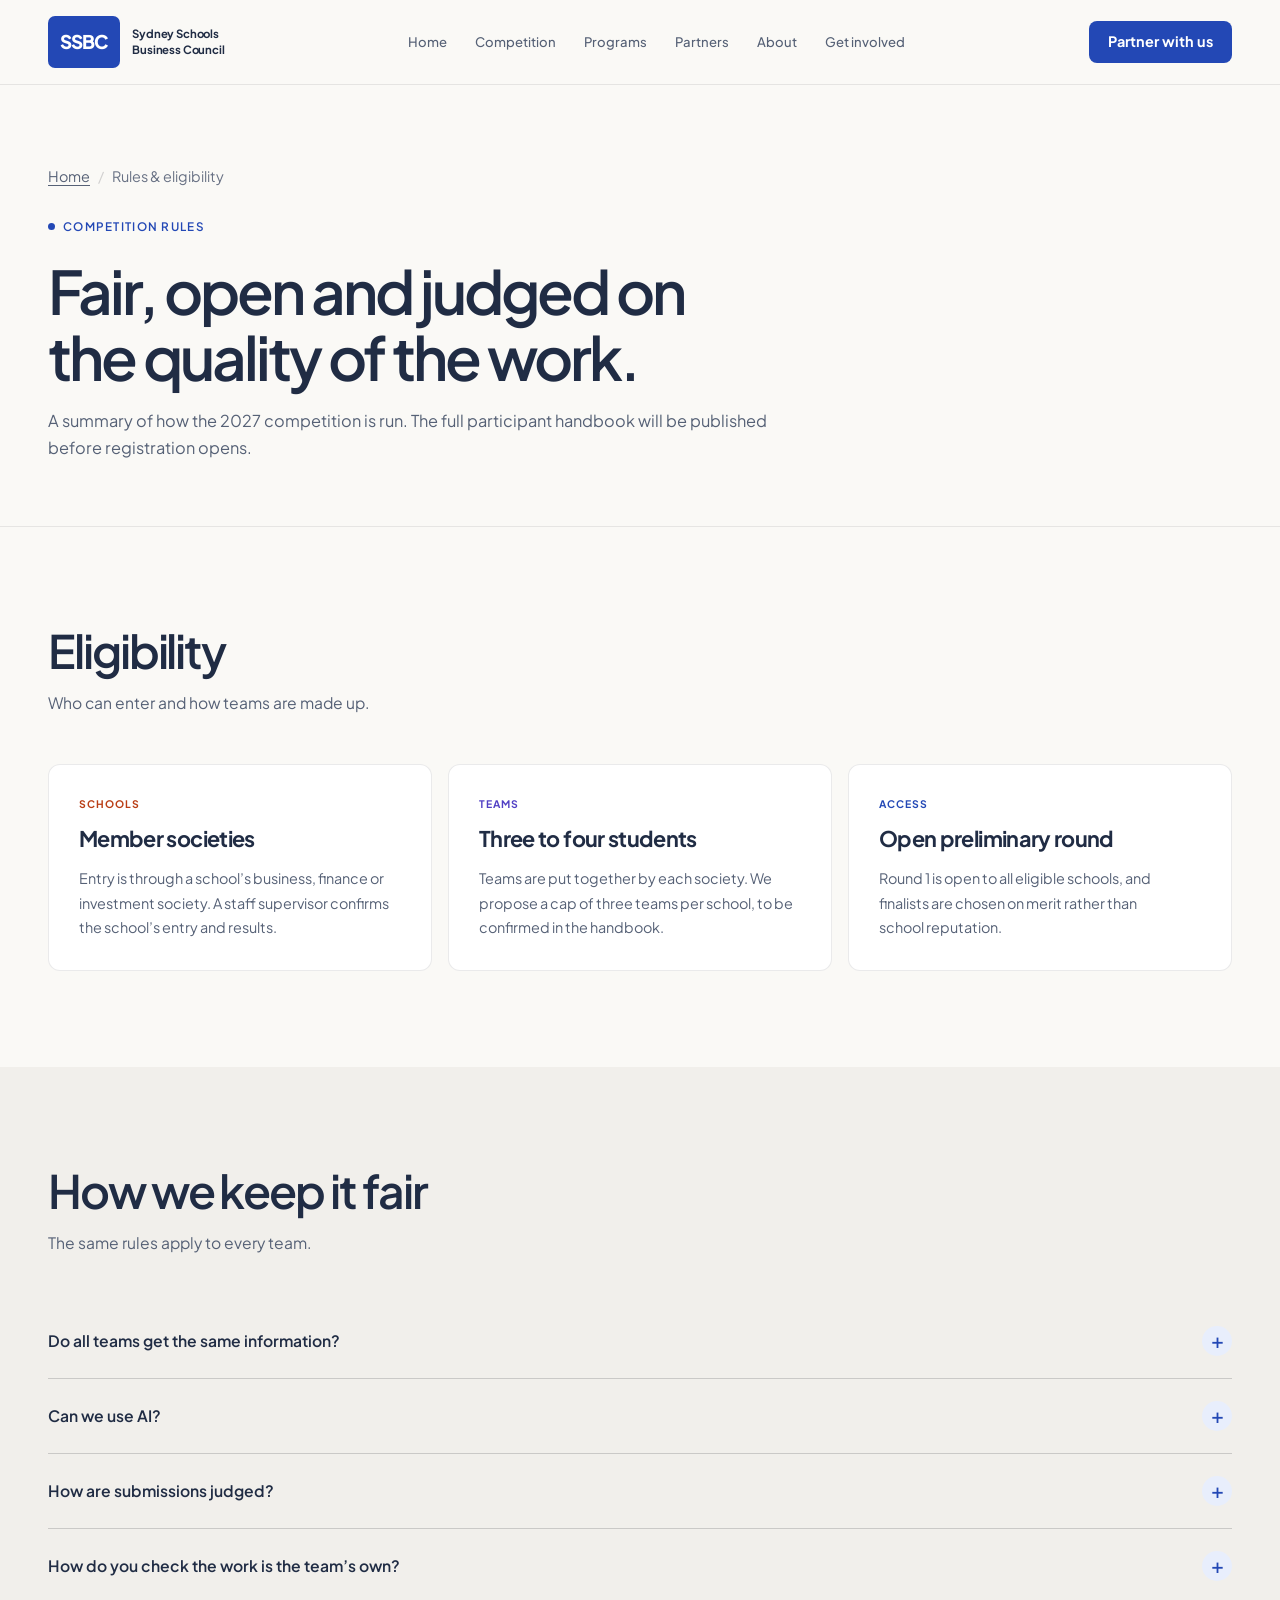
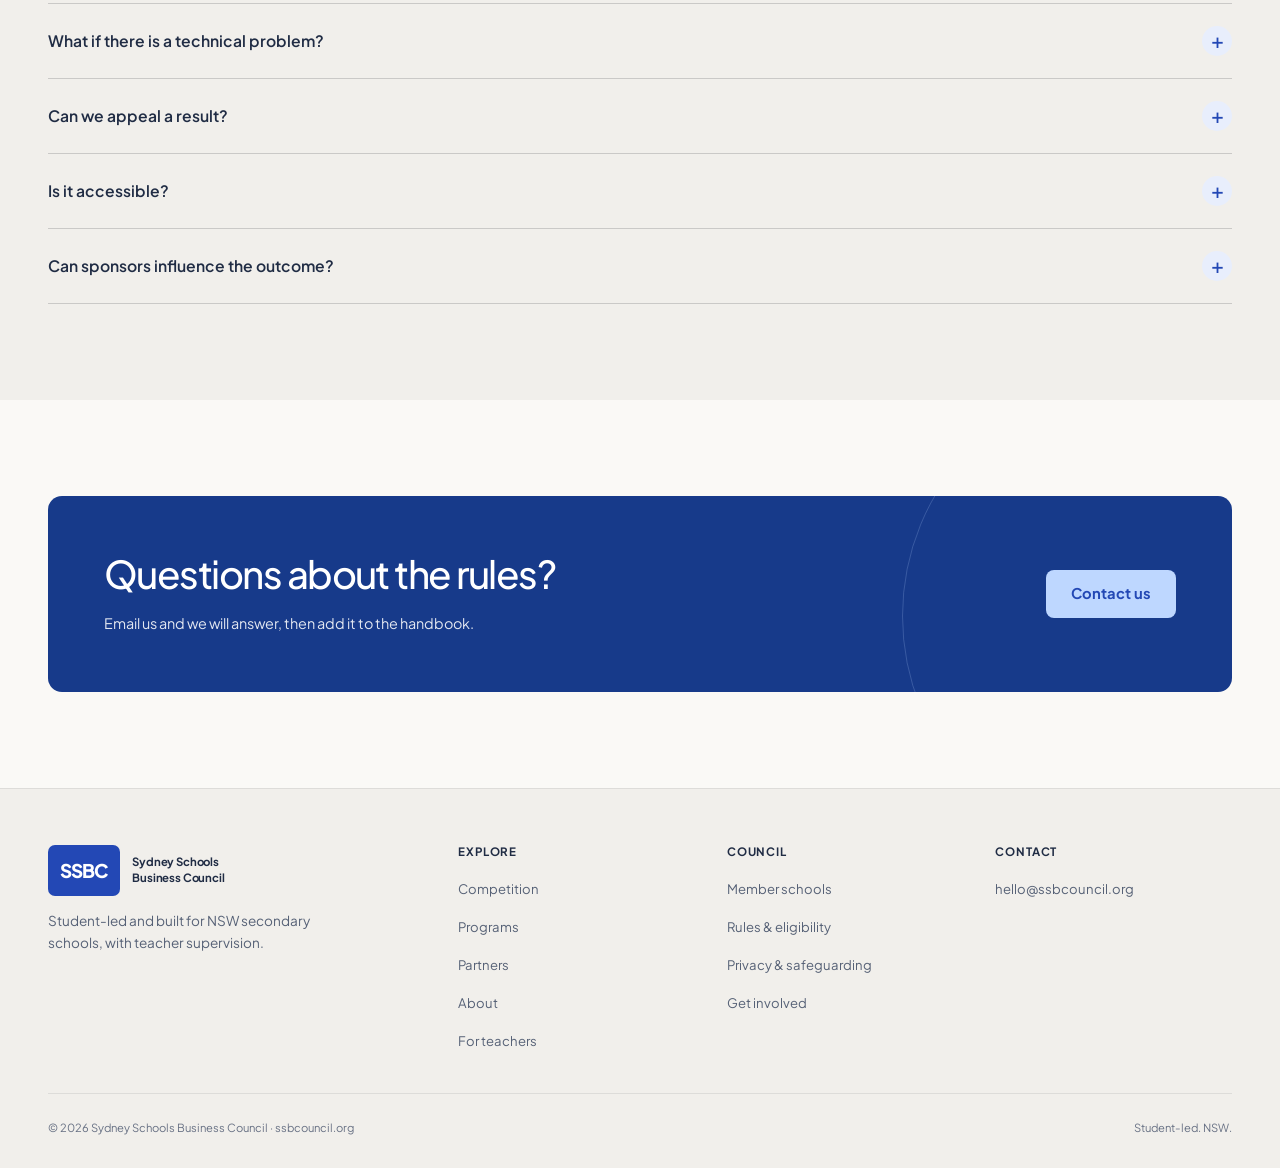
<file: rules.html>
<!DOCTYPE html>
<html lang="en-AU">
<head>
<meta charset="UTF-8">
<meta name="theme-color" content="#2348B5">
<meta name="viewport" content="width=device-width, initial-scale=1, viewport-fit=cover">
<title>Rules &amp; eligibility — Sydney Schools Business Council</title>
<meta name="description" content="Eligibility, fair-play rules, AI policy, judging process and appeals for the 2027 Sydney Interschool Business Case Competition.">
<meta property="og:type" content="website">
<meta property="og:site_name" content="Sydney Schools Business Council">
<meta property="og:title" content="Rules &amp; eligibility — Sydney Schools Business Council">
<meta property="og:description" content="Eligibility, fair-play rules, AI policy, judging process and appeals for the 2027 Sydney Interschool Business Case Competition.">
<meta property="og:image" content="https://ssbcouncil.org/assets/og.png">
<meta name="twitter:card" content="summary_large_image">
<link rel="preconnect" href="https://fonts.googleapis.com">
<link rel="preconnect" href="https://fonts.gstatic.com" crossorigin>
<link href="https://fonts.googleapis.com/css2?family=Plus+Jakarta+Sans:wght@400;500;600;700;800&display=swap" rel="stylesheet">
<link rel="icon" href="assets/favicon.svg" type="image/svg+xml">
<link rel="stylesheet" href="assets/styles.css">
</head>
<body data-page="rules">

<a class="skip-link" href="#main">Skip to content</a>

<header class="site-header">
  <div class="wrap nav-row">
    <a class="wordmark" href="./" aria-label="SSBC, Sydney Schools Business Council, home"><span class="mark">SSBC</span><span class="full">Sydney Schools<br>Business Council</span></a>
    <nav class="links" id="site-nav" aria-label="Main">
      <a href="./" data-page="home">Home</a>
      <a href="competition.html" data-page="competition">Competition</a>
      <a href="programs.html" data-page="programs">Programs</a>
      <a href="partners.html" data-page="partners">Partners</a>
      <a href="about.html" data-page="about">About</a>
      <a href="get-involved.html" data-page="get-involved">Get involved</a>
      <a class="btn btn-primary drawer-cta" href="get-involved.html">Partner with us</a>
    </nav>
    <a class="btn btn-primary btn-sm nav-cta" href="get-involved.html">Partner with us</a>
    <button class="menu-toggle" type="button" aria-label="Open menu" aria-expanded="false" aria-controls="site-nav">
      <svg class="icon-open" viewBox="0 0 24 24" fill="none" stroke="currentColor" stroke-width="2" stroke-linecap="round" aria-hidden="true"><line x1="4" y1="7" x2="20" y2="7"/><line x1="4" y1="12" x2="20" y2="12"/><line x1="4" y1="17" x2="20" y2="17"/></svg>
      <svg class="icon-close" viewBox="0 0 24 24" fill="none" stroke="currentColor" stroke-width="2" stroke-linecap="round" aria-hidden="true"><line x1="6" y1="6" x2="18" y2="18"/><line x1="18" y1="6" x2="6" y2="18"/></svg>
    </button>
  </div>
</header>

<main id="main">

<section class="page-hero">
  <div class="wrap">
    <nav class="crumb" aria-label="Breadcrumb"><ol><li><a href="./">Home</a></li><li aria-current="page">Rules &amp; eligibility</li></ol></nav>
    <p class="kicker tone-teal">Competition rules</p>
    <h1>Fair, open and judged on the quality of the work.</h1>
    <p class="lede">A summary of how the 2027 competition is run. The full participant handbook will be published before registration opens.</p>
  </div>
</section>

<section>
  <div class="wrap">
    <div class="section-head reveal">
      <h2>Eligibility</h2>
      <p>Who can enter and how teams are made up.</p>
    </div>
    <div class="programs reveal">
      <div class="program accent-coral"><span class="tag">Schools</span><h3>Member societies</h3><p>Entry is through a school’s business, finance or investment society. A staff supervisor confirms the school’s entry and results.</p></div>
      <div class="program accent-violet"><span class="tag">Teams</span><h3>Three to four students</h3><p>Teams are put together by each society. We propose a cap of three teams per school, to be confirmed in the handbook.</p></div>
      <div class="program accent-teal"><span class="tag">Access</span><h3>Open preliminary round</h3><p>Round 1 is open to all eligible schools, and finalists are chosen on merit rather than school reputation.</p></div>
    </div>
  </div>
</section>

<section class="alt">
  <div class="wrap">
    <div class="section-head reveal">
      <h2>How we keep it fair</h2>
      <p>The same rules apply to every team.</p>
    </div>
    <div class="faq reveal">
      <details>
        <summary>Do all teams get the same information?</summary>
        <p class="a">Yes. Every team receives the same controlled case materials through scheduled release windows, with fixed deadlines and clear rules on collaboration, late submissions and outside help. Release windows may be staggered so faster teams cannot pass on their answers.</p>
      </details>
      <details>
        <summary>Can we use AI?</summary>
        <p class="a">Limited use for research or editing is allowed, but it has to be disclosed. Each team submits an AI-use declaration and lists its key sources and assumptions. Outsourcing the substantive analysis to AI or to another person is not allowed.</p>
      </details>
      <details>
        <summary>How are submissions judged?</summary>
        <p class="a">Submissions are coded so markers do not see school names, then assessed against one published rubric. Judges declare conflicts of interest, scores are moderated where needed, and teams near the finalist cutoff are double-marked.</p>
      </details>
      <details>
        <summary>How do you check the work is the team’s own?</summary>
        <p class="a">Finalists present live and answer questions, so judges can check that teams understand and can defend what was submitted in their names. We also spot-check the sources teams cite.</p>
      </details>
      <details>
        <summary>What if there is a technical problem?</summary>
        <p class="a">Submissions are confirmed on receipt, and a backup form or email is available. Deadline extensions are possible for verified technical failures.</p>
      </details>
      <details>
        <summary>Can we appeal a result?</summary>
        <p class="a">Appeals are limited to procedural errors or breaches of the published rules, not to disagreements with a judge’s opinion.</p>
      </details>
      <details>
        <summary>Is it accessible?</summary>
        <p class="a">No paid databases or subscriptions are needed. Schools can ask for reasonable adjustments for students who need them.</p>
      </details>
      <details>
        <summary>Can sponsors influence the outcome?</summary>
        <p class="a">No. Partner support never affects judging, which teams qualify, or access to the competition.</p>
      </details>
    </div>
  </div>
</section>
<section>
  <div class="wrap">
    <div class="cta-banner reveal">
      <div>
        <h2>Questions about the rules?</h2>
        <p>Email us and we will answer, then add it to the handbook.</p>
      </div>
      <a class="btn btn-primary" href="get-involved.html#contact">Contact us</a>
    </div>
  </div>
</section>

</main>

<footer>
  <div class="wrap">
    <div class="footer-grid">
      <div>
        <a class="wordmark" href="./"><span class="mark">SSBC</span><span class="full">Sydney Schools<br>Business Council</span></a>
        <p class="about">Student-led and built for NSW secondary schools, with teacher supervision.</p>
      </div>
      <nav aria-label="Explore">
        <h2>Explore</h2>
        <ul>
          <li><a href="competition.html">Competition</a></li>
          <li><a href="programs.html">Programs</a></li>
          <li><a href="partners.html">Partners</a></li>
          <li><a href="about.html">About</a></li>
          <li><a href="teachers.html">For teachers</a></li>
        </ul>
      </nav>
      <nav aria-label="Council">
        <h2>Council</h2>
        <ul>
          <li><a href="partners.html#schools">Member schools</a></li>
          <li><a href="rules.html">Rules &amp; eligibility</a></li>
          <li><a href="privacy.html">Privacy &amp; safeguarding</a></li>
          <li><a href="get-involved.html">Get involved</a></li>
        </ul>
      </nav>
      <div>
        <h2>Contact</h2>
        <ul>
          <li><a href="mailto:hello@ssbcouncil.org">hello@ssbcouncil.org</a></li>
        </ul>
      </div>
    </div>
    <div class="footer-row">
      <span>© 2026 Sydney Schools Business Council · ssbcouncil.org</span>
      <span>Student-led. NSW.</span>
    </div>
  </div>
</footer>

<script src="assets/app.js"></script>
</body>
</html>
</file>
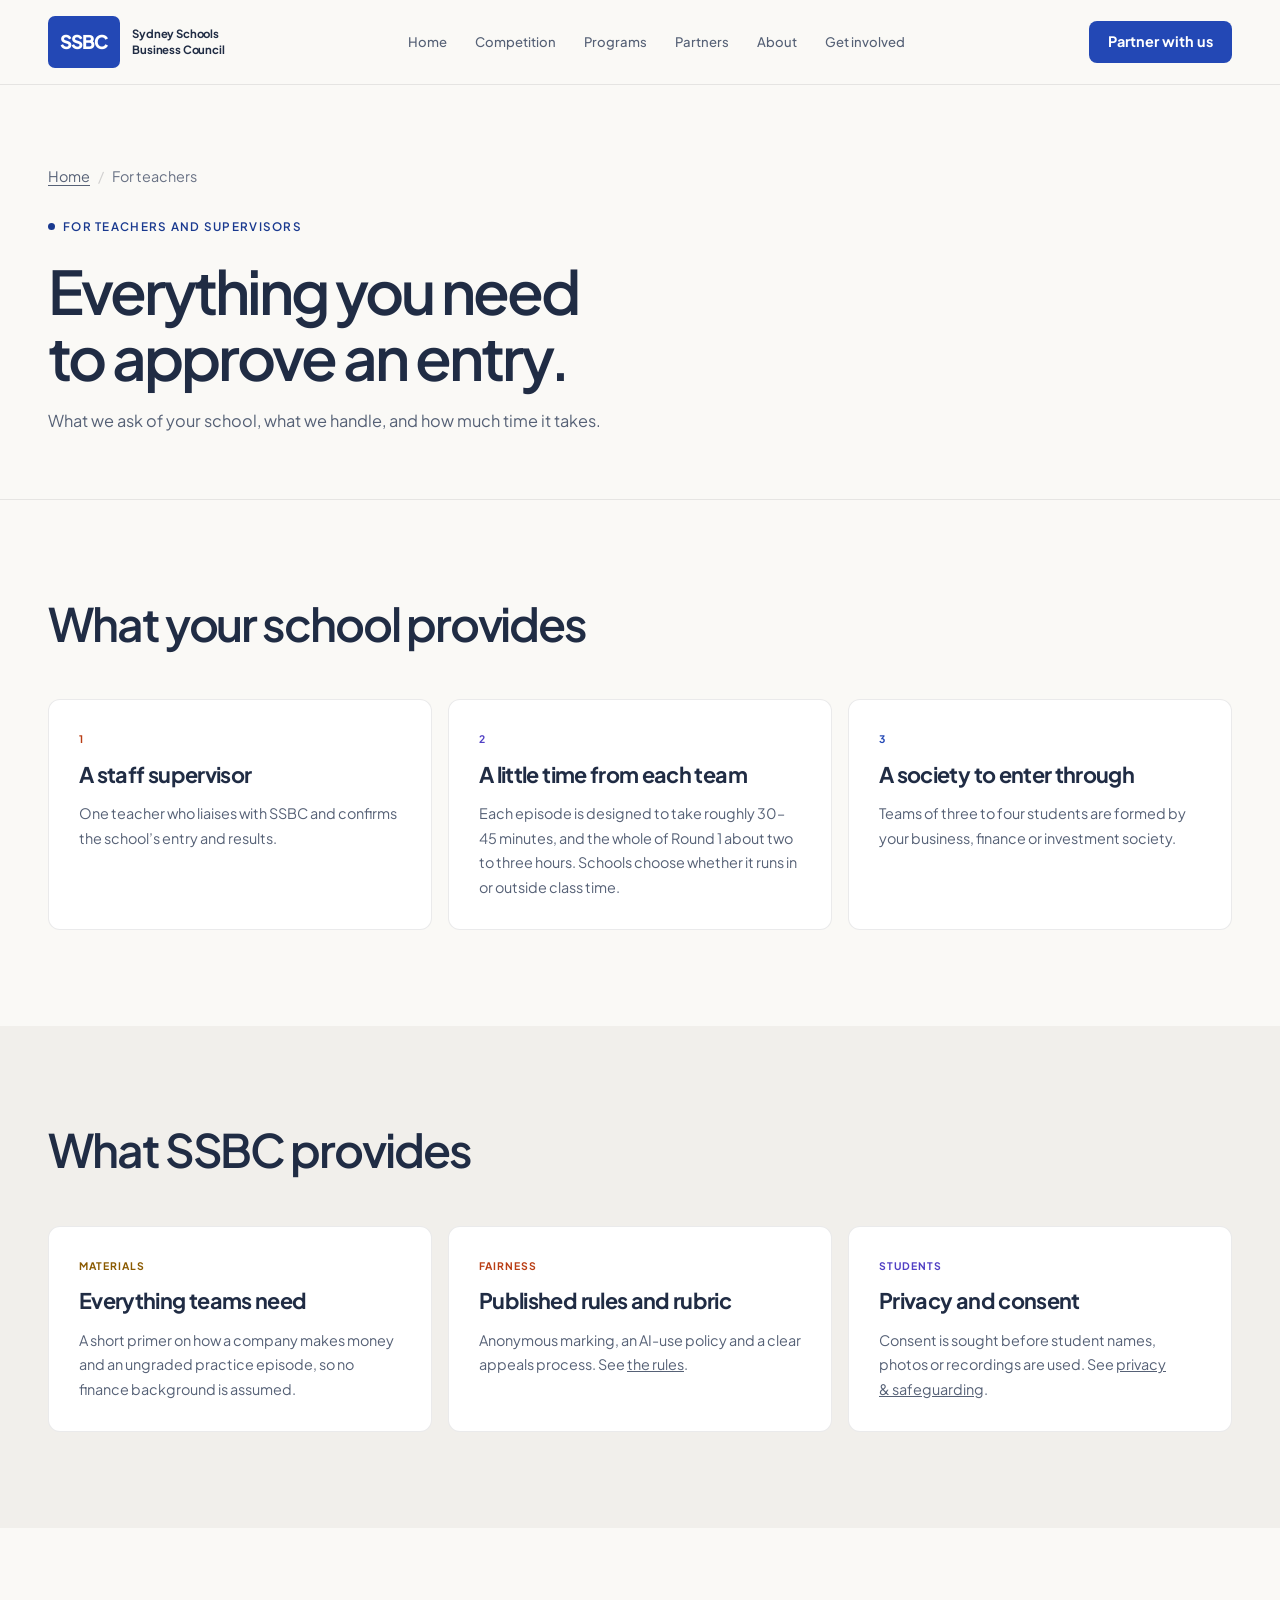
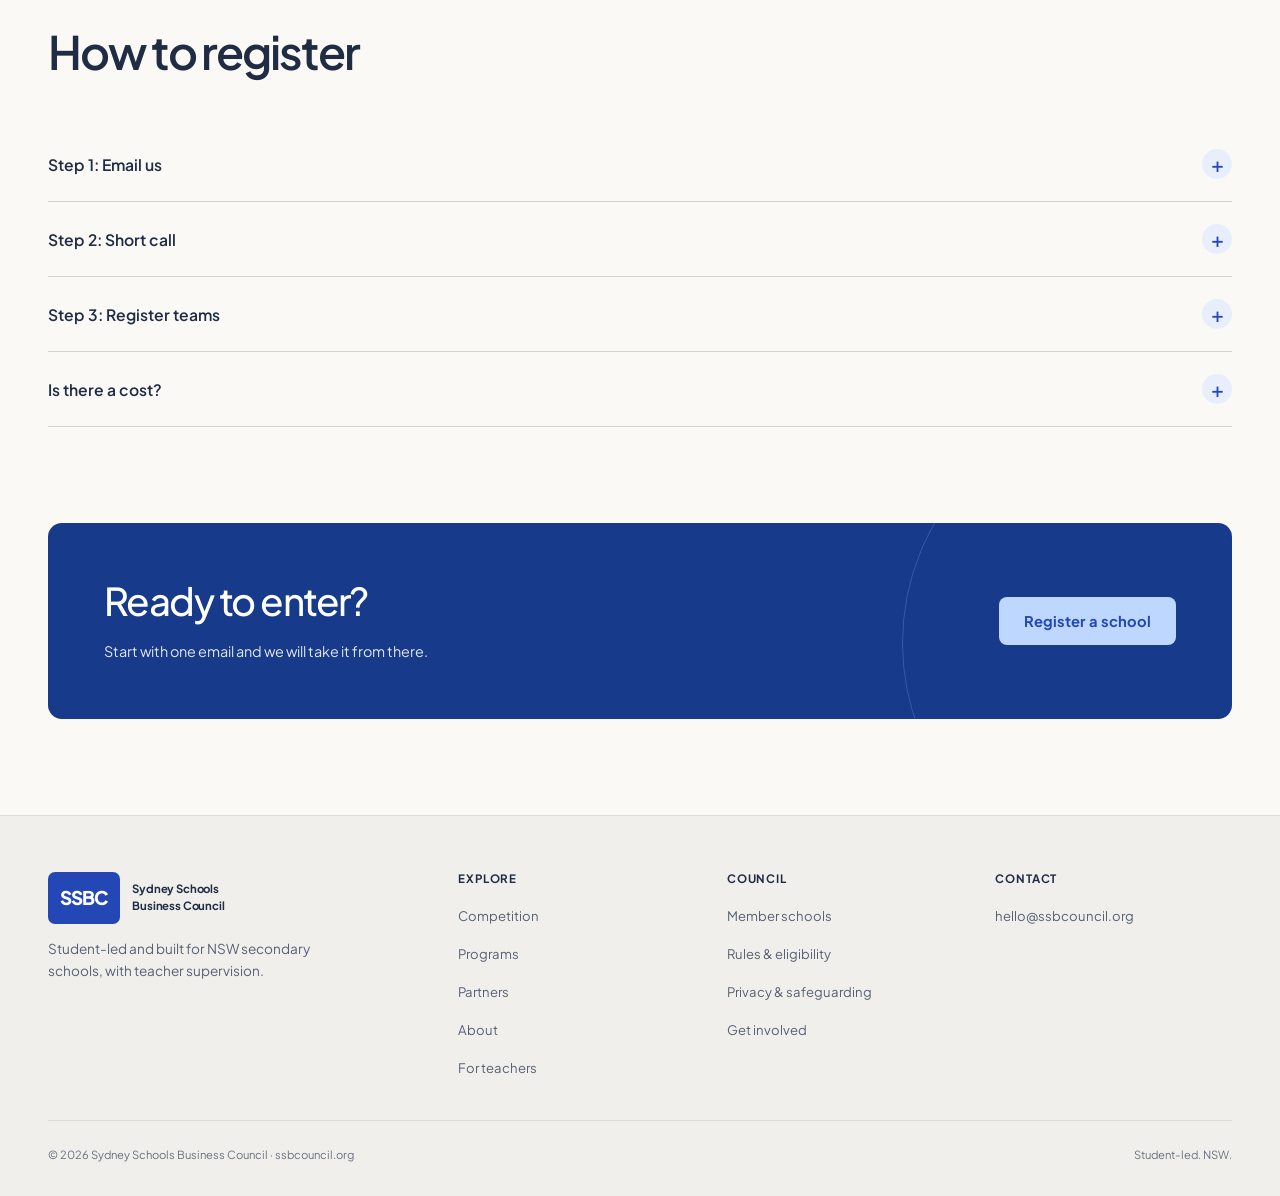
<file: teachers.html>
<!DOCTYPE html>
<html lang="en-AU">
<head>
<meta charset="UTF-8">
<meta name="theme-color" content="#2348B5">
<meta name="viewport" content="width=device-width, initial-scale=1, viewport-fit=cover">
<title>For teachers — Sydney Schools Business Council</title>
<meta name="description" content="What a school needs to provide to enter the 2027 Sydney Interschool Business Case Competition, and what SSBC handles.">
<meta property="og:type" content="website">
<meta property="og:site_name" content="Sydney Schools Business Council">
<meta property="og:title" content="For teachers — Sydney Schools Business Council">
<meta property="og:description" content="What a school needs to provide to enter the 2027 Sydney Interschool Business Case Competition, and what SSBC handles.">
<meta property="og:image" content="https://ssbcouncil.org/assets/og.png">
<meta name="twitter:card" content="summary_large_image">
<link rel="preconnect" href="https://fonts.googleapis.com">
<link rel="preconnect" href="https://fonts.gstatic.com" crossorigin>
<link href="https://fonts.googleapis.com/css2?family=Plus+Jakarta+Sans:wght@400;500;600;700;800&display=swap" rel="stylesheet">
<link rel="icon" href="assets/favicon.svg" type="image/svg+xml">
<link rel="stylesheet" href="assets/styles.css">
</head>
<body data-page="teachers">

<a class="skip-link" href="#main">Skip to content</a>

<header class="site-header">
  <div class="wrap nav-row">
    <a class="wordmark" href="./" aria-label="SSBC, Sydney Schools Business Council, home"><span class="mark">SSBC</span><span class="full">Sydney Schools<br>Business Council</span></a>
    <nav class="links" id="site-nav" aria-label="Main">
      <a href="./" data-page="home">Home</a>
      <a href="competition.html" data-page="competition">Competition</a>
      <a href="programs.html" data-page="programs">Programs</a>
      <a href="partners.html" data-page="partners">Partners</a>
      <a href="about.html" data-page="about">About</a>
      <a href="get-involved.html" data-page="get-involved">Get involved</a>
      <a class="btn btn-primary drawer-cta" href="get-involved.html">Partner with us</a>
    </nav>
    <a class="btn btn-primary btn-sm nav-cta" href="get-involved.html">Partner with us</a>
    <button class="menu-toggle" type="button" aria-label="Open menu" aria-expanded="false" aria-controls="site-nav">
      <svg class="icon-open" viewBox="0 0 24 24" fill="none" stroke="currentColor" stroke-width="2" stroke-linecap="round" aria-hidden="true"><line x1="4" y1="7" x2="20" y2="7"/><line x1="4" y1="12" x2="20" y2="12"/><line x1="4" y1="17" x2="20" y2="17"/></svg>
      <svg class="icon-close" viewBox="0 0 24 24" fill="none" stroke="currentColor" stroke-width="2" stroke-linecap="round" aria-hidden="true"><line x1="6" y1="6" x2="18" y2="18"/><line x1="18" y1="6" x2="6" y2="18"/></svg>
    </button>
  </div>
</header>

<main id="main">

<section class="page-hero">
  <div class="wrap">
    <nav class="crumb" aria-label="Breadcrumb"><ol><li><a href="./">Home</a></li><li aria-current="page">For teachers</li></ol></nav>
    <p class="kicker tone-amber">For teachers and supervisors</p>
    <h1>Everything you need to approve an entry.</h1>
    <p class="lede">What we ask of your school, what we handle, and how much time it takes.</p>
  </div>
</section>

<section>
  <div class="wrap">
    <div class="section-head reveal">
      <h2>What your school provides</h2>
    </div>
    <div class="programs reveal">
      <div class="program accent-coral"><span class="tag">1</span><h3>A staff supervisor</h3><p>One teacher who liaises with SSBC and confirms the school’s entry and results.</p></div>
      <div class="program accent-violet"><span class="tag">2</span><h3>A little time from each team</h3><p>Each episode is designed to take roughly 30–45 minutes, and the whole of Round 1 about two to three hours. Schools choose whether it runs in or outside class time.</p></div>
      <div class="program accent-teal"><span class="tag">3</span><h3>A society to enter through</h3><p>Teams of three to four students are formed by your business, finance or investment society.</p></div>
    </div>
  </div>
</section>

<section class="alt">
  <div class="wrap">
    <div class="section-head reveal">
      <h2>What SSBC provides</h2>
    </div>
    <div class="programs reveal">
      <div class="program accent-amber"><span class="tag">Materials</span><h3>Everything teams need</h3><p>A short primer on how a company makes money and an ungraded practice episode, so no finance background is assumed.</p></div>
      <div class="program accent-coral"><span class="tag">Fairness</span><h3>Published rules and rubric</h3><p>Anonymous marking, an AI-use policy and a clear appeals process. See <a href="rules.html">the rules</a>.</p></div>
      <div class="program accent-violet"><span class="tag">Students</span><h3>Privacy and consent</h3><p>Consent is sought before student names, photos or recordings are used. See <a href="privacy.html">privacy &amp; safeguarding</a>.</p></div>
    </div>
  </div>
</section>

<section>
  <div class="wrap">
    <div class="section-head reveal">
      <h2>How to register</h2>
    </div>
    <div class="faq reveal">
      <details>
        <summary>Step 1: Email us</summary>
        <p class="a">Send your school and society name to <a href="mailto:hello@ssbcouncil.org">hello@ssbcouncil.org</a>, or use the form on the <a href="get-involved.html">Get involved</a> page.</p>
      </details>
      <details>
        <summary>Step 2: Short call</summary>
        <p class="a">We schedule a call with your staff supervisor to answer questions and confirm the details.</p>
      </details>
      <details>
        <summary>Step 3: Register teams</summary>
        <p class="a">Register your teams before the Term 1, 2027 launch. See the <a href="competition.html#dates">proposed timeline</a>.</p>
      </details>
      <details>
        <summary>Is there a cost?</summary>
        <p class="a">Entry costs are kept low and confirmed at registration.</p>
      </details>
    </div>
  </div>
</section>
<section>
  <div class="wrap">
    <div class="cta-banner reveal">
      <div>
        <h2>Ready to enter?</h2>
        <p>Start with one email and we will take it from there.</p>
      </div>
      <a class="btn btn-primary" href="get-involved.html">Register a school</a>
    </div>
  </div>
</section>

</main>

<footer>
  <div class="wrap">
    <div class="footer-grid">
      <div>
        <a class="wordmark" href="./"><span class="mark">SSBC</span><span class="full">Sydney Schools<br>Business Council</span></a>
        <p class="about">Student-led and built for NSW secondary schools, with teacher supervision.</p>
      </div>
      <nav aria-label="Explore">
        <h2>Explore</h2>
        <ul>
          <li><a href="competition.html">Competition</a></li>
          <li><a href="programs.html">Programs</a></li>
          <li><a href="partners.html">Partners</a></li>
          <li><a href="about.html">About</a></li>
          <li><a href="teachers.html">For teachers</a></li>
        </ul>
      </nav>
      <nav aria-label="Council">
        <h2>Council</h2>
        <ul>
          <li><a href="partners.html#schools">Member schools</a></li>
          <li><a href="rules.html">Rules &amp; eligibility</a></li>
          <li><a href="privacy.html">Privacy &amp; safeguarding</a></li>
          <li><a href="get-involved.html">Get involved</a></li>
        </ul>
      </nav>
      <div>
        <h2>Contact</h2>
        <ul>
          <li><a href="mailto:hello@ssbcouncil.org">hello@ssbcouncil.org</a></li>
        </ul>
      </div>
    </div>
    <div class="footer-row">
      <span>© 2026 Sydney Schools Business Council · ssbcouncil.org</span>
      <span>Student-led. NSW.</span>
    </div>
  </div>
</footer>

<script src="assets/app.js"></script>
</body>
</html>
</file>
<file: assets/styles.css>
/* ==========================================================================
   SSBC — design tokens
   A crisp editorial system, royal blue, and an ice-blue competition accent.
   Shared components support light and dark system preferences.
   ========================================================================== */
:root {
  --ink: #202C44;
  --ink-soft: #566176;
  --ink-faint: #687184;
  --paper: #FAF9F6;
  --paper-raised: #FFFFFF;
  --paper-sunken: #F1EFEB;
  --line: rgba(27, 29, 38, 0.09);
  --line-strong: rgba(27, 29, 38, 0.18);

  --brand: #2348B5;
  --brand-strong: #19398F;
  --brand-soft: #E8EEFC;
  --on-brand: #FFFFFF;

  /* Supporting accents: `-ink` is for text/icons, `-soft` for tinted fills */
  --coral-ink: #B93D14;   --coral-soft: #FDEBE3;
  --violet-ink: #5140C4;  --violet-soft: #ECE9FC;
  --amber-ink: #8A5A00;   --amber-soft: #FDF1D3;
  --teal-ink: var(--brand); --teal-soft: var(--brand-soft);

  --radius-sm: 10px;
  --radius: 12px;
  --radius-lg: 18px;
  --radius-pill: 999px;
  --shadow-soft: 0 1px 2px rgba(27, 29, 38, 0.04), 0 8px 24px -12px rgba(27, 29, 38, 0.14);
  --shadow-lift: 0 2px 4px rgba(27, 29, 38, 0.05), 0 18px 36px -16px rgba(27, 29, 38, 0.22);

  --font: 'Plus Jakarta Sans', system-ui, -apple-system, 'Segoe UI', Roboto, sans-serif;
  --header-h: 84px;
}

@media (prefers-color-scheme: dark) {
  :root:not([data-theme="light"]) {
    --ink: #F2F1EC; --ink-soft: #C3C4CC; --ink-faint: #9FA1AD;
    --paper: #111317; --paper-raised: #1A1D22; --paper-sunken: #15181C;
    --line: rgba(255, 255, 255, 0.09); --line-strong: rgba(255, 255, 255, 0.2);
    --brand: #8AB4FF; --brand-strong: #B9D2FF; --brand-soft: rgba(138, 180, 255, 0.14); --on-brand: #10254D;
    --coral-ink: #FFA98A; --coral-soft: rgba(255, 140, 100, 0.14);
    --violet-ink: #B9AFFF; --violet-soft: rgba(156, 140, 255, 0.15);
    --amber-ink: #FFD27A; --amber-soft: rgba(255, 200, 90, 0.14);
    --shadow-soft: 0 8px 24px -12px rgba(0, 0, 0, 0.6);
    --shadow-lift: 0 18px 36px -16px rgba(0, 0, 0, 0.7);
  }
}
:root[data-theme="dark"] {
  --ink: #F2F1EC; --ink-soft: #C3C4CC; --ink-faint: #9FA1AD;
  --paper: #111317; --paper-raised: #1A1D22; --paper-sunken: #15181C;
  --line: rgba(255, 255, 255, 0.09); --line-strong: rgba(255, 255, 255, 0.2);
  --brand: #8AB4FF; --brand-strong: #B9D2FF; --brand-soft: rgba(138, 180, 255, 0.14); --on-brand: #10254D;
  --coral-ink: #FFA98A; --coral-soft: rgba(255, 140, 100, 0.14);
  --violet-ink: #B9AFFF; --violet-soft: rgba(156, 140, 255, 0.15);
  --amber-ink: #FFD27A; --amber-soft: rgba(255, 200, 90, 0.14);
  --shadow-soft: 0 8px 24px -12px rgba(0, 0, 0, 0.6);
  --shadow-lift: 0 18px 36px -16px rgba(0, 0, 0, 0.7);
}

/* Accent helpers — set --accent / --accent-soft on any component */
.accent-coral  { --accent: var(--coral-ink);  --accent-soft: var(--coral-soft); }
.accent-violet { --accent: var(--violet-ink); --accent-soft: var(--violet-soft); }
.accent-teal   { --accent: var(--teal-ink);   --accent-soft: var(--teal-soft); }
.accent-amber  { --accent: var(--amber-ink);  --accent-soft: var(--amber-soft); }

/* ---------- Base ---------- */
*, *::before, *::after { box-sizing: border-box; }
html { scroll-padding-top: calc(var(--header-h) + 16px); scroll-behavior: smooth; overflow-x: clip; -webkit-text-size-adjust: 100%; }
body {
  margin: 0;
  background: var(--paper);
  color: var(--ink);
  font-family: var(--font);
  font-size: 1.0625rem;
  line-height: 1.65;
  -webkit-font-smoothing: antialiased;
  text-rendering: optimizeLegibility;
}
h1, h2, h3, h4, h5 { line-height: 1.2; letter-spacing: -0.02em; color: var(--ink); text-wrap: balance; }
p { text-wrap: pretty; }
a { color: inherit; }
img, svg { display: block; max-width: 100%; }
::selection { background: var(--brand-soft); color: var(--ink); }

:focus-visible { outline: 3px solid var(--brand); outline-offset: 3px; border-radius: 6px; }

.wrap { max-width: 1280px; margin: 0 auto; padding: 0 clamp(20px, 5vw, 48px); }

.skip-link {
  position: absolute; left: 16px; top: -100px; z-index: 100;
  background: var(--ink); color: var(--paper); padding: 10px 16px; border-radius: var(--radius-sm);
  font-weight: 600; text-decoration: none;
}
.skip-link:focus { top: 12px; }

.text-link { color: var(--brand-strong); font-weight: 600; text-decoration: underline; text-decoration-thickness: 1.5px; text-underline-offset: 3px; }
.text-link:hover { text-decoration-thickness: 2.5px; }

/* ---------- Scroll reveal (only when JS is running) ---------- */
.js .reveal { opacity: 0; transform: translateY(12px); transition: opacity .6s ease, transform .6s ease; }
.js .reveal.in-view { opacity: 1; transform: none; }
@media (prefers-reduced-motion: reduce) {
  html { scroll-behavior: auto; }
  .js .reveal { opacity: 1; transform: none; transition: none; }
  *, *::before, *::after { transition-duration: 0.01ms !important; animation: none !important; }
}

/* ---------- Header ---------- */
header.site-header {
  position: sticky; top: 0; z-index: 30;
  border-bottom: 1px solid var(--line);
}
/* Blur lives on a pseudo-element so the fixed mobile drawer isn't trapped by it */
header.site-header::before {
  content: ""; position: absolute; inset: 0; z-index: -1;
  background: color-mix(in srgb, var(--paper) 88%, transparent);
  -webkit-backdrop-filter: saturate(1.4) blur(12px);
  backdrop-filter: saturate(1.4) blur(12px);
}
.nav-row { display: flex; align-items: center; justify-content: space-between; min-height: var(--header-h); gap: 20px; }

.wordmark { display: inline-flex; align-items: center; gap: 10px; text-decoration: none; font-weight: 700; font-size: 1rem; letter-spacing: -0.01em; color: var(--ink); white-space: nowrap; }
.wordmark .mark {
  display: inline-flex; align-items: center; justify-content: center;
  background: var(--brand); color: var(--on-brand);
  font-weight: 800; font-size: 0.82rem; letter-spacing: 0.02em;
  padding: 6px 9px; border-radius: 9px;
}
@media (max-width: 1060px) and (min-width: 861px) { .wordmark .full { display: none; } }
@media (max-width: 420px) { .wordmark .full { display: none; } }

nav.links { display: flex; align-items: center; gap: 4px; font-size: 0.95rem; }
nav.links a {
  text-decoration: none; color: var(--ink-soft); font-weight: 500;
  padding: 8px 14px; border-radius: var(--radius-pill); white-space: nowrap;
  transition: background-color .15s ease, color .15s ease;
}
nav.links a:hover { color: var(--ink); background: var(--paper-sunken); }
nav.links a[aria-current="page"] { color: var(--brand-strong); background: var(--brand-soft); font-weight: 600; }
nav.links .drawer-cta { display: none; color: var(--on-brand); background: var(--brand); font-weight: 600; }
nav.links .drawer-cta:hover { color: var(--on-brand); background: var(--brand-strong); }

.nav-cta { white-space: nowrap; }

.menu-toggle {
  display: none; background: var(--paper-raised); border: 1px solid var(--line-strong); border-radius: var(--radius-sm);
  width: 44px; height: 44px; align-items: center; justify-content: center; cursor: pointer;
  color: var(--ink); flex-shrink: 0; position: relative; z-index: 41;
}
.menu-toggle svg { width: 22px; height: 22px; }
.menu-toggle .icon-close { display: none; }
.menu-toggle[aria-expanded="true"] .icon-open { display: none; }
.menu-toggle[aria-expanded="true"] .icon-close { display: block; }

@media (max-width: 860px) {
  nav.links {
    position: fixed; inset: 0; z-index: 40; background: var(--paper);
    flex-direction: column; align-items: stretch; gap: 4px;
    padding: calc(var(--header-h) + 16px) 20px 32px;
    overflow-y: auto;
    visibility: hidden; opacity: 0; transform: translateY(-8px);
    transition: opacity .2s ease, transform .2s ease, visibility 0s linear .2s;
  }
  nav.links.open { visibility: visible; opacity: 1; transform: none; transition: opacity .2s ease, transform .2s ease; }
  nav.links a { font-size: 1.15rem; padding: 14px 16px; border-radius: var(--radius-sm); }
  nav.links .drawer-cta { display: flex; justify-content: center; margin-top: 16px; }
  .menu-toggle { display: inline-flex; }
  .nav-row > .nav-cta { display: none; }
  .wordmark { position: relative; z-index: 41; }
}

/* ---------- Buttons ---------- */
.btn {
  display: inline-flex; align-items: center; justify-content: center; gap: 8px;
  min-height: 48px; padding: 12px 24px; border-radius: 8px;
  font: inherit; font-size: 0.92rem; font-weight: 700; line-height: 1.2; text-decoration: none;
  border: 1.5px solid transparent; cursor: pointer;
  transition: background-color .15s ease, border-color .15s ease, color .15s ease, box-shadow .15s ease, transform .15s ease;
}
.btn:active { transform: translateY(1px); }
.btn-primary { background: var(--brand); color: var(--on-brand); }
.btn-primary:hover { background: var(--brand-strong); box-shadow: var(--shadow-soft); }
.btn-ghost { background: transparent; color: var(--ink); border-color: var(--line-strong); }
.btn-ghost:hover { border-color: var(--ink); background: var(--paper-raised); }
.btn-sm { min-height: 42px; padding: 9px 18px; font-size: 0.9rem; }
.btn .arrow { transition: transform .15s ease; }
.btn:hover .arrow { transform: translateX(3px); }

/* ---------- Kicker (eyebrow label) ---------- */
.kicker {
  display: inline-flex; align-items: center; gap: 8px;
  font-size: 0.875rem; font-weight: 600; line-height: 1.3;
  color: var(--accent, var(--brand-strong)); background: var(--accent-soft, var(--brand-soft));
  margin: 0 0 20px; padding: 6px 14px; border-radius: var(--radius-pill);
}
.kicker::before { content: ""; width: 7px; height: 7px; border-radius: 50%; background: currentColor; flex-shrink: 0; }
.kicker.tone-violet { --accent: var(--violet-ink); --accent-soft: var(--violet-soft); }
.kicker.tone-teal   { --accent: var(--teal-ink);   --accent-soft: var(--teal-soft); }
.kicker.tone-sun    { --accent: var(--amber-ink);  --accent-soft: var(--amber-soft); }
.kicker.tone-coral  { --accent: var(--coral-ink);  --accent-soft: var(--coral-soft); }

/* ---------- Sections ---------- */
section { padding: clamp(56px, 8vw, 96px) 0; }
section.tight { padding: 0; }
/* Closing banner sits close to the content above it */
section:has(> .wrap > .cta-banner) { padding-top: 0; }
section.alt + section:has(> .wrap > .cta-banner) { padding-top: clamp(56px, 8vw, 96px); }
section.alt { background: var(--paper-sunken); }
.section-head { max-width: 680px; margin-bottom: clamp(32px, 4vw, 48px); }
.section-head h2 { font-weight: 800; font-size: clamp(1.75rem, 3.2vw, 2.4rem); margin: 0 0 12px; }
.section-head p { margin: 0; color: var(--ink-soft); font-size: 1.07rem; }

/* ---------- Hero (home) ---------- */
.hero { padding: clamp(48px, 9vw, 104px) 0 clamp(40px, 6vw, 72px); position: relative; overflow: hidden; }
.hero::before { display: none;
  content: ""; position: absolute; z-index: -1; pointer-events: none;
  width: 720px; height: 720px; right: -220px; top: -260px; border-radius: 50%;
  background: radial-gradient(closest-side, var(--brand-soft), transparent);
}
.hero-grid { display: grid; grid-template-columns: 1.2fr 0.8fr; gap: clamp(32px, 5vw, 64px); align-items: center; }
@media (max-width: 860px) { .hero-grid { grid-template-columns: 1fr; } }

h1.headline { font-weight: 800; font-size: clamp(2.3rem, 5.2vw, 3.9rem); line-height: 1.08; letter-spacing: -0.035em; margin: 0 0 24px; max-width: 16ch; }
h1.headline em { font-style: normal; color: var(--brand); }
.hero-sub { font-size: clamp(1.07rem, 1.4vw, 1.2rem); color: var(--ink-soft); max-width: 48ch; margin: 0 0 32px; }
.cta-row { display: flex; gap: 12px; flex-wrap: wrap; }
.cta-row.spaced { margin-top: 28px; }

/* ---------- Fact panel ("ledger") ---------- */
.ledger-panel { background: var(--paper-raised); border: 1px solid var(--line); border-radius: var(--radius-lg); padding: 28px; box-shadow: var(--shadow-soft); }
.ledger-panel.narrow { max-width: 540px; }
.ledger-title { font-size: 0.9rem; font-weight: 600; color: var(--ink-faint); margin: 0 0 8px; }
.ledger-row { display: flex; justify-content: space-between; align-items: baseline; gap: 16px; padding: 14px 0; border-bottom: 1px solid var(--line); }
.ledger-row:last-child { border-bottom: none; padding-bottom: 0; }
.ledger-row .label { font-size: 0.95rem; color: var(--ink-soft); }
.ledger-row .value { font-weight: 700; font-size: 1.02rem; color: var(--ink); text-align: right; }
.ledger-row .value a { color: var(--brand-strong); text-underline-offset: 3px; }

/* ---------- Page hero (subpages) ---------- */
.page-hero { padding: clamp(40px, 7vw, 80px) 0 clamp(40px, 6vw, 64px); position: relative; overflow: hidden; }
.page-hero::before { display: none;
  content: ""; position: absolute; z-index: -1; pointer-events: none;
  width: 600px; height: 600px; right: -200px; top: -300px; border-radius: 50%;
  background: radial-gradient(closest-side, var(--brand-soft), transparent);
}
.page-hero .wrap > * { max-width: 780px; }
.page-hero h1 { font-weight: 800; font-size: clamp(2.1rem, 4.4vw, 3.1rem); line-height: 1.1; letter-spacing: -0.03em; margin: 0 0 18px; }
.page-hero .lede { font-size: clamp(1.07rem, 1.3vw, 1.18rem); color: var(--ink-soft); max-width: 60ch; margin: 0; }

/* ---------- Breadcrumb ---------- */
.crumb { font-size: 0.9rem; color: var(--ink-faint); margin: 0 0 20px; }
.crumb ol { list-style: none; margin: 0; padding: 0; display: flex; flex-wrap: wrap; gap: 8px; }
.crumb li + li::before { content: "/"; margin-right: 8px; color: var(--line-strong); }
.crumb a { color: var(--ink-soft); text-underline-offset: 3px; }
.crumb a:hover { color: var(--brand-strong); }

/* ---------- Stats ---------- */
.stats-strip { display: grid; grid-template-columns: repeat(4, 1fr); gap: 12px; }
@media (max-width: 760px) { .stats-strip { grid-template-columns: repeat(2, 1fr); } }
.stat { background: var(--paper-raised); border: 1px solid var(--line); border-radius: var(--radius); padding: 22px 20px; }
.stat .num { font-weight: 800; font-size: clamp(1.6rem, 3vw, 2.1rem); line-height: 1.1; letter-spacing: -0.03em; color: var(--brand); }
.stat .label { font-size: 0.92rem; color: var(--ink-soft); margin-top: 6px; line-height: 1.4; }

/* ---------- Icon circle ---------- */
.icon-circle { width: 48px; height: 48px; border-radius: 14px; display: flex; align-items: center; justify-content: center; flex-shrink: 0;
  background: var(--accent-soft, var(--brand-soft)); color: var(--accent, var(--brand)); }
.icon-circle svg { width: 24px; height: 24px; }

/* ---------- Cards (programs / modules) ---------- */
.programs { display: grid; grid-template-columns: repeat(3, 1fr); gap: 20px; }
@media (max-width: 900px) { .programs { grid-template-columns: repeat(2, 1fr); } }
@media (max-width: 640px) { .programs { grid-template-columns: 1fr; } }
.program {
  display: flex; flex-direction: column; gap: 10px;
  background: var(--paper-raised); border: 1px solid var(--line); border-radius: var(--radius-lg); padding: 28px;
  transition: box-shadow .2s ease, border-color .2s ease, transform .2s ease;
}
.program:hover { box-shadow: var(--shadow-lift); border-color: transparent; transform: translateY(-3px); }
.program .icon-circle { margin-bottom: 8px; }
.program .tag { font-size: 0.85rem; font-weight: 700; color: var(--accent, var(--brand)); }
.program h3 { font-size: 1.25rem; font-weight: 700; margin: 0; }
.program p { color: var(--ink-soft); font-size: 0.98rem; margin: 0; }
.program .meta { margin-top: auto; padding-top: 8px; font-size: 0.88rem; font-weight: 600; color: var(--ink-faint); display: inline-flex; align-items: center; gap: 6px; }
.program .meta svg { width: 16px; height: 16px; }
.program .more {
  margin-top: auto; padding-top: 8px;
  font-size: 0.95rem; font-weight: 700; color: var(--accent, var(--brand)); text-decoration: none;
  display: inline-flex; gap: 6px; align-items: center;
}
.program .more span { transition: transform .15s ease; }
.program .more:hover { text-decoration: underline; text-underline-offset: 4px; }
.program .more:hover span { transform: translateX(3px); }

/* ---------- Feature split ---------- */
.feature { display: grid; grid-template-columns: 1fr 1fr; gap: clamp(32px, 5vw, 64px); align-items: center; }
@media (max-width: 860px) { .feature { grid-template-columns: 1fr; } }
.feature h2 { font-weight: 800; font-size: clamp(1.75rem, 3.2vw, 2.4rem); margin: 0 0 18px; }
.feature p { color: var(--ink-soft); margin: 0 0 18px; }
.feature .btn { margin-top: 8px; }

.diagram-box { border: 1px solid var(--line); border-radius: var(--radius-lg); background: var(--paper-raised); padding: 8px 28px; box-shadow: var(--shadow-soft); }

/* Numbered episode list (home) */
.episode-list { list-style: none; margin: 0; padding: 0; }
.episode-list li { display: grid; grid-template-columns: 44px 1fr; gap: 16px; align-items: start; padding: 20px 0; }
.episode-list li + li { border-top: 1px solid var(--line); }
.episode-list .n { display: flex; align-items: center; justify-content: center; width: 44px; height: 44px; border-radius: 12px;
  background: var(--accent-soft); color: var(--accent); font-weight: 800; font-size: 0.95rem; }
.episode-list .t { font-weight: 700; font-size: 1.05rem; line-height: 1.3; }
.episode-list .d { color: var(--ink-soft); font-size: 0.95rem; margin-top: 4px; line-height: 1.5; }

/* Icon + text list (competition format, network) */
.icon-list { list-style: none; margin: 0; padding: 0; }
.icon-list li { display: flex; gap: 16px; align-items: flex-start; padding: 20px 0; }
.icon-list li + li { border-top: 1px solid var(--line); }
.icon-list .t { font-weight: 700; font-size: 1.05rem; line-height: 1.3; }
.icon-list .d { color: var(--ink-soft); font-size: 0.95rem; margin-top: 4px; line-height: 1.5; }

/* ---------- Timeline ---------- */
.timeline { position: relative; margin: 0; padding: 0; list-style: none; max-width: 760px; }
.timeline li { position: relative; padding: 0 0 36px 72px; }
.timeline li:last-child { padding-bottom: 0; }
.timeline li:not(:last-child)::before { content: ""; position: absolute; left: 23px; top: 48px; bottom: 0; width: 2px; background: var(--line-strong); }
.timeline .dot { position: absolute; left: 0; top: 0; width: 48px; height: 48px; border-radius: 50%;
  display: flex; align-items: center; justify-content: center; font-weight: 800; font-size: 0.95rem;
  color: var(--accent, var(--brand)); background: var(--accent-soft, var(--brand-soft)); }
.timeline .when { font-size: 0.88rem; font-weight: 600; color: var(--ink-faint); margin-bottom: 2px; padding-top: 2px; }
.timeline .ttl { font-size: 1.2rem; font-weight: 700; margin-bottom: 6px; }
.timeline .desc { color: var(--ink-soft); font-size: 1rem; max-width: 60ch; }

/* ---------- Criteria grid ---------- */
.criteria-grid { display: grid; grid-template-columns: repeat(4, 1fr); gap: 16px; }
@media (max-width: 900px) { .criteria-grid { grid-template-columns: repeat(2, 1fr); } }
@media (max-width: 540px) { .criteria-grid { grid-template-columns: 1fr; } }
.criteria { background: var(--paper-raised); border: 1px solid var(--line); border-radius: var(--radius); padding: 24px 22px; }
.criteria .pct { display: inline-flex; align-items: center; justify-content: center; width: 36px; height: 36px; border-radius: 10px;
  font-weight: 800; font-size: 0.88rem; color: var(--accent, var(--brand)); background: var(--accent-soft, var(--brand-soft)); }
.criteria h3 { margin: 14px 0 6px; font-size: 1.05rem; font-weight: 700; }
.criteria p { margin: 0; font-size: 0.95rem; color: var(--ink-soft); line-height: 1.55; }

/* ---------- FAQ ---------- */
.faq { max-width: 780px; display: flex; flex-direction: column; gap: 10px; }
.faq details { background: var(--paper-raised); border: 1px solid var(--line); border-radius: var(--radius); transition: border-color .15s ease; }
.faq details[open] { border-color: var(--line-strong); }
.faq summary { cursor: pointer; font-weight: 600; font-size: 1.05rem; list-style: none; display: flex; justify-content: space-between; align-items: center; gap: 16px; padding: 18px 22px; border-radius: var(--radius); }
.faq summary::-webkit-details-marker { display: none; }
.faq summary::after {
  content: "+"; flex-shrink: 0; width: 30px; height: 30px; border-radius: 50%;
  display: flex; align-items: center; justify-content: center;
  background: var(--brand-soft); color: var(--brand); font-size: 1.3rem; font-weight: 500; line-height: 1;
  transition: transform .2s ease;
}
.faq details[open] summary::after { transform: rotate(45deg); }
.faq .a { color: var(--ink-soft); margin: 0; padding: 0 22px 20px; font-size: 1rem; max-width: 64ch; }

/* ---------- Partners ---------- */
.partner-row { display: flex; flex-wrap: wrap; gap: 12px; }
.partner-name {
  display: inline-flex; align-items: center; gap: 10px;
  font-size: 1.15rem; font-weight: 700; color: var(--ink); letter-spacing: -0.01em;
  padding: 14px 22px; border-radius: var(--radius); background: var(--paper-raised); border: 1px solid var(--line);
}
.partner-name::before { content: ""; width: 10px; height: 10px; border-radius: 3px; background: var(--brand); }
.partner-note { color: var(--ink-soft); font-size: 1rem; margin: 24px 0 0; max-width: 62ch; }

.partner-support-grid { display: grid; grid-template-columns: repeat(3, 1fr); gap: 16px; margin-top: 32px; }
@media (max-width: 800px) { .partner-support-grid { grid-template-columns: 1fr; } }
.partner-support { border: 1px solid var(--line); border-radius: var(--radius); padding: 24px; background: var(--paper-raised); }
.partner-support h3 { margin: 0 0 8px; font-size: 1.05rem; font-weight: 700; }
.partner-support p { margin: 0; font-size: 0.97rem; color: var(--ink-soft); line-height: 1.55; }

/* ---------- Tiers ---------- */
.tier-grid { display: grid; grid-template-columns: repeat(3, 1fr); gap: 20px; align-items: stretch; }
@media (max-width: 900px) { .tier-grid { grid-template-columns: 1fr; max-width: 560px; } }
.tier-card { display: flex; flex-direction: column; border: 1px solid var(--line); border-radius: var(--radius-lg); padding: 28px; background: var(--paper-raised); }
.tier-card.featured { border: 2px solid var(--brand); box-shadow: var(--shadow-lift); }
.tier-card .badge { align-self: flex-start; font-size: 0.82rem; font-weight: 700;
  color: var(--ink-soft); background: var(--paper-sunken); padding: 5px 12px; border-radius: var(--radius-pill); margin-bottom: 16px; }
.tier-card.featured .badge { color: var(--brand-strong); background: var(--brand-soft); }
.tier-card h3 { font-size: 1.25rem; font-weight: 700; margin: 0 0 8px; }
.tier-card p.desc { color: var(--ink-soft); font-size: 0.97rem; margin: 0 0 20px; }
.tier-card ul { list-style: none; margin: 0 0 24px; padding: 20px 0 0; border-top: 1px solid var(--line); display: flex; flex-direction: column; gap: 12px; }
.tier-card li { font-size: 0.96rem; color: var(--ink-soft); display: flex; gap: 12px; align-items: flex-start; line-height: 1.5; }
.tier-card li::before {
  content: "✓"; flex-shrink: 0; width: 22px; height: 22px; margin-top: 1px; border-radius: 50%;
  display: flex; align-items: center; justify-content: center;
  background: var(--brand-soft); color: var(--brand); font-size: 0.75rem; font-weight: 800;
}
.tier-card .btn { margin-top: auto; align-self: flex-start; }

/* ---------- Schools ---------- */
.school-grid { display: grid; grid-template-columns: repeat(auto-fill, minmax(240px, 1fr)); gap: 10px; list-style: none; margin: 0; padding: 0; }
.school-grid .school { display: flex; align-items: center; gap: 12px; padding: 14px 18px; border-radius: var(--radius-sm);
  background: var(--paper-raised); border: 1px solid var(--line); font-size: 0.98rem; font-weight: 500; }
.school-grid .school::before { content: ""; width: 8px; height: 8px; border-radius: 50%; background: var(--brand); flex-shrink: 0; }

/* ---------- Get involved ---------- */
.involve-grid { display: grid; grid-template-columns: repeat(3, 1fr); gap: 20px; }
@media (max-width: 900px) { .involve-grid { grid-template-columns: 1fr; max-width: 560px; } }
.involve-card { display: flex; flex-direction: column; background: var(--paper-raised); border: 1px solid var(--line); border-radius: var(--radius-lg); padding: 28px; }
.involve-card .icon-circle { margin-bottom: 18px; }
.involve-card h2 { font-weight: 700; font-size: 1.25rem; margin: 0 0 8px; }
.involve-card p { color: var(--ink-soft); font-size: 0.98rem; margin: 0 0 20px; }
.involve-card ol.steps { list-style: none; margin: 0 0 24px; padding: 20px 0 0; border-top: 1px solid var(--line); display: flex; flex-direction: column; gap: 12px; }
.involve-card ol.steps li { font-size: 0.96rem; color: var(--ink-soft); display: flex; gap: 12px; align-items: flex-start; line-height: 1.5; }
.involve-card ol.steps li .n { flex-shrink: 0; width: 24px; height: 24px; border-radius: 50%; background: var(--accent-soft, var(--brand-soft)); color: var(--accent, var(--brand)); font-size: 0.8rem; font-weight: 800; display: flex; align-items: center; justify-content: center; }
.involve-card .btn { margin-top: auto; align-self: flex-start; }

/* ---------- CTA banner ---------- */
.cta-banner {
  position: relative; overflow: hidden;
  border-radius: var(--radius-lg); background: #173A8A; color: #fff;
  padding: clamp(32px, 5vw, 56px);
  display: flex; justify-content: space-between; align-items: center; gap: 24px 40px; flex-wrap: wrap;
}
.cta-banner::before {
  content: ""; position: absolute; width: 480px; height: 480px; right: -160px; top: -240px; border-radius: 50%;
  background: radial-gradient(closest-side, rgba(255, 255, 255, 0.16), transparent); pointer-events: none;
}
.cta-banner > * { position: relative; }
.cta-banner h2 { color: #fff; font-weight: 800; font-size: clamp(1.5rem, 2.8vw, 2rem); margin: 0 0 8px; }
.cta-banner p { margin: 0; color: rgba(255, 255, 255, 0.88); max-width: 48ch; }
.cta-banner .btn-primary { background: #fff; color: #173A8A; }
.cta-banner .btn-primary:hover { background: #E8EEFC; box-shadow: none; }
.cta-banner :focus-visible { outline-color: #fff; }

/* ---------- Footer ---------- */
footer { background: var(--paper-sunken); border-top: 1px solid var(--line); padding: 56px 0 calc(32px + env(safe-area-inset-bottom, 0px)); }
.footer-grid { display: grid; grid-template-columns: 1.6fr repeat(3, 1fr); gap: 32px; margin-bottom: 40px; }
@media (max-width: 800px) { .footer-grid { grid-template-columns: 1fr 1fr; } .footer-grid > :first-child { grid-column: 1 / -1; } }
.footer-grid .about { color: var(--ink-soft); font-size: 0.95rem; max-width: 36ch; margin: 14px 0 0; }
.footer-grid h2 { font-size: 0.9rem; font-weight: 700; color: var(--ink); letter-spacing: 0; margin: 0 0 14px; }
.footer-grid ul { list-style: none; margin: 0; padding: 0; display: flex; flex-direction: column; gap: 10px; }
.footer-grid a { text-decoration: none; color: var(--ink-soft); font-size: 0.95rem; }
.footer-grid a:hover { color: var(--brand-strong); text-decoration: underline; text-underline-offset: 3px; }
.footer-row { display: flex; justify-content: space-between; align-items: center; flex-wrap: wrap; gap: 12px; font-size: 0.88rem; color: var(--ink-faint); padding-top: 24px; border-top: 1px solid var(--line); }

/* ---------- Editorial polish ---------- */
.wordmark { gap: 12px; }
.wordmark .mark { font-size: 1.18rem; letter-spacing: -.05em; padding: 10px 12px; border-radius: 7px; }
.wordmark .full { font-size: .71rem; line-height: 1.45; letter-spacing: -.015em; }
nav.links { font-size: .82rem; }
nav.links a { padding: 9px 12px; border-radius: 6px; }
.hero { padding: clamp(48px, 6vw, 84px) 0 62px; }
.hero-grid { grid-template-columns: 1.25fr 1fr; gap: clamp(32px, 5vw, 72px); }
.hero-copy { min-width: 0; }
.kicker { border-radius: 0; background: transparent; padding: 0; font-size: .73rem; text-transform: uppercase; letter-spacing: .11em; margin-bottom: 24px; }
h1.headline { max-width: none; font-size: clamp(2.8rem, 5.2vw, 4.65rem); line-height: 1.06; letter-spacing: -.06em; margin-bottom: 26px; }
h1.headline em { color: var(--brand); }
.hero-sub { font-size: 1.04rem; line-height: 1.75; max-width: 43ch; margin-bottom: 28px; }
.hero-footnote { color: var(--ink-faint); font-size: .72rem; line-height: 1.65; margin: 23px 0 0; }
.hero-footnote > span { margin-right: 6px; color: var(--brand); }
.competition-cover { display: block; min-width: 0; text-decoration: none; border-radius: 16px; overflow: hidden; background: #173A8A; color: #F5F7FF; box-shadow: 0 16px 40px -24px #173A8A66; transition: transform .25s ease, box-shadow .25s ease; }
.competition-cover:hover { transform: translateY(-4px); box-shadow: 0 20px 50px -22px #173A8A66; }
.competition-cover:focus-visible { outline-offset: 6px; }
.cover-top { display: flex; align-items: center; justify-content: space-between; gap: 12px; padding: 18px 28px; border-bottom: 1px solid #ffffff26; font-size: .63rem; font-weight: 700; letter-spacing: .13em; }
.cover-arrow { font-size: 1.4rem; line-height: 1; }
.cover-body { position: relative; overflow: hidden; padding: 28px 32px 0; }
.cover-edition { color: #BED7FF; font-size: .8rem; font-weight: 600; margin: 0 0 12px; letter-spacing: .09em; }
.cover-body h2 { position: relative; z-index: 1; color: #F5F7FF; font-size: clamp(2rem, 3.3vw, 3rem); line-height: 1.12; letter-spacing: -.045em; font-weight: 500; margin: 0 0 14px; }
.cover-body > p:not(.cover-edition) { font-size: .82rem; color: #D3DFFA; line-height: 1.6; margin: 0; }
.cover-art { width: calc(100% + 64px); max-width: none; margin: -8px -32px 0; height: auto; }
.cover-bottom { display: flex; align-items: center; gap: 28px; padding: 20px 28px; background: #BED7FF; color: #2348B5; }
.cover-bottom > div { display: grid; gap: 4px; }
.cover-bottom span:not(.cover-seal) { font-size: .58rem; letter-spacing: .09em; font-weight: 700; }
.cover-bottom strong { font-size: .84rem; font-weight: 700; }
.cover-seal { margin-left: auto; font-weight: 800; font-size: .78rem; line-height: 1.2; text-align: right; }
.stats-strip { gap: 0; border-block: 1px solid var(--line-strong); }
.stat { background: transparent; border: 0; border-radius: 0; padding: 28px 28px; }
.stat:first-child { padding-left: 0; }
.stat + .stat { border-left: 1px solid var(--line-strong); }
.stat .num { font-size: clamp(1.8rem, 3vw, 2.6rem); font-weight: 600; letter-spacing: -.05em; }
.stat .label { font-size: .76rem; margin-top: 8px; }
.section-label { font-size: .68rem !important; color: var(--brand-strong) !important; font-weight: 700; letter-spacing: .12em; margin: 0 0 18px !important; }
.section-head { max-width: 760px; }
.section-head h2, .feature h2 { font-weight: 600; font-size: clamp(1.9rem, 3.6vw, 2.9rem); letter-spacing: -.045em; }
.section-head p { font-size: .98rem; max-width: 65ch; }
.programs { gap: 16px; }
.program { position: relative; padding: 30px; gap: 14px; border-radius: 12px; box-shadow: none; }
body[data-page="home"] .program { min-height: 345px; background: var(--accent-soft); border-color: transparent; }
body[data-page="home"] .program .icon-circle { background: var(--paper-raised); margin-bottom: 16px; }
.program .tag { text-transform: uppercase; letter-spacing: .1em; font-size: .65rem; }
.program h3 { font-size: 1.35rem; letter-spacing: -.03em; }
.program p { font-size: .9rem; line-height: 1.7; }
.program .more { border-top: 1px solid var(--line-strong); padding-top: 20px; margin-top: 16px; font-size: .82rem; justify-content: space-between; }
.competition-feature .diagram-box { background: transparent; padding: 0; border: 0; box-shadow: none; }
.competition-feature .episode-list li { padding: 23px 0; }
.competition-feature .episode-list .n { background: transparent; font-size: 1.25rem; font-weight: 500; border: 1px solid var(--line-strong); border-radius: 50%; }
.feature p { font-size: .98rem; }
.partner-row { gap: 16px; }
.partner-name { min-width: 220px; padding: 23px 26px; font-size: 1.2rem; border-radius: 6px; }
.partner-name::before { width: 8px; height: 24px; border-radius: 1px; }
.partner-note { font-size: .9rem; }
.cta-banner { border-radius: 14px; padding: clamp(28px, 5vw, 56px); }
.cta-banner::before { background: none; border: 1px solid #BED7FF33; top: -120px; right: -150px; }
.banner-label { color: #BED7FF !important; font-size: .65rem; letter-spacing: .12em; font-weight: 700; margin-bottom: 18px !important; }
.cta-banner h2 { font-weight: 500; font-size: clamp(1.8rem, 3vw, 2.7rem); line-height: 1.15; letter-spacing: -.04em; margin-bottom: 16px; }
.cta-banner p { font-size: .9rem; }
.cta-banner .btn-primary { background: #BED7FF; color: #2348B5; }
.cta-banner .btn-primary:hover { background: #DCE9FF; }
.page-hero { border-bottom: 1px solid var(--line); }
.page-hero h1 { font-weight: 600; font-size: clamp(2.3rem, 4.7vw, 3.8rem); letter-spacing: -.05em; max-width: 20ch; }
.page-hero .lede { font-size: 1.02rem; }
.page-index { display: flex; align-items: center; flex-wrap: wrap; gap: 10px 25px; padding-top: 20px; padding-bottom: 20px; border-bottom: 1px solid var(--line); }
.page-index > span { font-size: .62rem; color: var(--ink-faint); letter-spacing: .1em; margin-right: auto; }
.page-index a { font-size: .77rem; text-decoration: none; font-weight: 600; padding-block: 7px; }
.page-index a > span { color: var(--brand); padding-left: 5px; }
.page-index a:hover { color: var(--brand-strong); text-decoration: underline; text-underline-offset: 4px; }
[id] { scroll-margin-top: calc(var(--header-h) + 24px); }
html { scroll-padding-top: 0; }
.timeline { max-width: none; display: grid; grid-template-columns: repeat(4, 1fr); gap: 28px; }
.timeline li { padding: 68px 0 0; }
.timeline li:not(:last-child)::before { left: 60px; top: 23px; right: -16px; bottom: auto; width: auto; height: 1px; }
.timeline .dot { border-radius: 12px; }
.timeline .ttl { font-size: 1.25rem; margin: 7px 0 12px; }
.timeline .desc { font-size: .9rem; }
.timeline .when { font-size: .72rem; }
.faq { max-width: none; gap: 0; }
.faq details { border: 0; border-bottom: 1px solid var(--line-strong); background: transparent; border-radius: 0; }
.faq summary { padding: 22px 0; font-size: .98rem; }
.faq .a { padding: 0 42px 24px 0; font-size: .94rem; max-width: 80ch; }
.involve-card { scroll-margin-top: calc(var(--header-h) + 24px); }
.footer-grid > :first-child .full { display: block; }
.footer-grid .wordmark { color: var(--ink); }
.footer-grid .wordmark:hover { text-decoration: none; }
.footer-grid .about { font-size: .85rem; max-width: 28ch; }
.footer-grid ul a { font-size: .82rem; overflow-wrap: anywhere; }
.footer-grid h2 { font-size: .72rem; text-transform: uppercase; letter-spacing: .07em; }
.footer-row { font-size: .7rem; }
@media (max-width: 1060px) { .hero-grid { gap: 32px; } .cover-bottom { gap: 20px; } }
@media (max-width: 860px) {
  .hero-grid { grid-template-columns: 1fr; gap: 40px; }
  .hero-copy { max-width: 640px; }
  h1.headline { font-size: clamp(2.8rem, 8vw, 4.65rem); }
  .competition-cover { width: 100%; max-width: 580px; }
  .cover-body h2 { font-size: clamp(2.4rem, 6vw, 3.4rem); }
  .cover-art { max-height: 210px; }
  nav.links a { padding: 16px; font-size: 1.1rem; }
  .timeline { grid-template-columns: repeat(2, 1fr); gap: 36px; }
  .timeline li:nth-child(2)::before { display: none; }
}
@media (max-width: 760px) {
  .stat { padding: 22px 20px; }
  .stat:nth-child(3) { padding-left: 0; border-left: 0; }
  .stat:nth-child(n+3) { border-top: 1px solid var(--line-strong); }
  .page-index { gap: 5px 20px; }
  .page-index > span { flex-basis: 100%; margin-bottom: 4px; }
}
@media (max-width: 540px) {
  :root { --header-h: 72px; }
  .hero { padding: 40px 0; }
  .hero-sub { font-size: .98rem; }
  .cta-row { gap: 10px; }
  .hero .cta-row .btn { width: 100%; }
  .cover-top { padding: 16px 22px; font-size: .56rem; }
  .cover-body { padding-inline: 24px; }
  .cover-art { width: calc(100% + 48px); margin-inline: -24px; }
  .cover-bottom { padding: 20px 22px; gap: 16px; }
  .cover-bottom strong { font-size: .75rem; }
  .program { min-height: auto !important; padding: 26px; }
  .timeline { display: block; }
  .timeline li { padding: 0 0 32px 66px; }
  .timeline li:not(:last-child)::before { display: block; left: 23px; top: 54px; bottom: 10px; width: 1px; height: auto; right: auto; }
  .partner-name { width: 100%; }
  .footer-grid { gap: 30px 20px; }
  .footer-grid > :last-child { grid-column: 1 / -1; }
}
/* Navigation remains usable when JavaScript is unavailable. */
@media (max-width: 860px) {
  html:not(.js) .nav-row { flex-wrap: wrap; padding-top: 16px; padding-bottom: 16px; }
  html:not(.js) nav.links { position: static; visibility: visible; opacity: 1; transform: none; padding: 0; width: 100%; flex-direction: row; flex-wrap: wrap; }
  html:not(.js) nav.links a { font-size: .8rem; padding: 10px; }
  html:not(.js) nav.links .drawer-cta { display: none; }
  html:not(.js) .menu-toggle { display: none; }
}

/* ---------- Enquiry builder ---------- */
[hidden] { display: none !important; }
.contact-layout { display: grid; grid-template-columns: .8fr 1.2fr; gap: 32px; align-items: start; }
.contact-layout .ledger-row { flex-wrap: wrap; gap: 4px 16px; }
.contact-layout .ledger-row .value { overflow-wrap: anywhere; }
.enquiry-form { background: var(--paper-raised); border: 1px solid var(--line); border-radius: 14px; padding: clamp(22px, 3vw, 34px); }
.enquiry-form h2 { font-size: 1.6rem; font-weight: 600; margin: 0 0 10px; letter-spacing: -.04em; }
.enquiry-form > p { font-size: .9rem; color: var(--ink-soft); margin: 0 0 24px; }
.enquiry-form label { display: block; font-size: .77rem; font-weight: 600; margin: 0 0 8px; }
.enquiry-form input, .enquiry-form select, .enquiry-form textarea { width: 100%; min-width: 0; font: inherit; font-size: 1rem; color: var(--ink); background: var(--paper); border: 1px solid var(--line-strong); border-radius: 6px; padding: 12px; margin: 0 0 20px; }
.enquiry-form textarea { resize: vertical; }
.enquiry-form textarea::placeholder { color: var(--ink-faint); opacity: 1; }
.form-row { display: grid; grid-template-columns: 1fr 1fr; gap: 18px; }
.form-row > div { min-width: 0; }
.enquiry-form .form-note { font-size: .72rem; margin: 14px 0 0; }
.enquiry-result { margin-top: 24px; padding-top: 20px; border-top: 1px solid var(--line-strong); }
.enquiry-result p, .enquiry-result a { font-size: .85rem; }
.enquiry-result label { margin-top: 20px; }
@media (max-width: 900px) { .contact-layout { grid-template-columns: 1fr; } }
@media (max-width: 540px) { .form-row { grid-template-columns: 1fr; gap: 0; } }


/* ---------- Women in Finance ---------- */
.women-finance-panel {
  display: grid; grid-template-columns: 1.05fr 1fr; gap: 36px 56px;
  padding: clamp(26px, 4vw, 48px); border: 1px solid var(--line-strong);
  border-radius: var(--radius-lg); background: var(--paper-raised);
}
.women-finance-copy { min-width: 0; }
.women-finance-copy .kicker { margin-bottom: 18px; }
.women-finance-copy h2 { font-size: clamp(1.9rem, 3.3vw, 2.7rem); font-weight: 600; letter-spacing: -.045em; margin: 0 0 16px; }
.women-finance-copy p { color: var(--ink-soft); font-size: .92rem; margin: 0 0 18px; }
.women-finance-copy .women-finance-intro { color: var(--brand); font-size: clamp(1.2rem, 2vw, 1.5rem); font-weight: 500; line-height: 1.35; letter-spacing: -.02em; }
.women-finance-copy .btn { margin-top: 8px; }
.women-finance-aims { min-width: 0; padding-left: 36px; border-left: 1px solid var(--line); }
.women-finance-aims .section-label { font-size: .62rem !important; margin-bottom: 8px !important; }
.women-finance-list { list-style: none; margin: 0; padding: 0; }
.women-finance-list li { display: grid; grid-template-columns: 32px 1fr; gap: 14px; padding: 23px 0; }
.women-finance-list li + li { border-top: 1px solid var(--line); }
.women-finance-number { font-size: .78rem; font-weight: 600; color: var(--brand); padding-top: 2px; }
.women-finance-list h3 { font-size: 1rem; font-weight: 600; margin: 0 0 7px; letter-spacing: -.015em; }
.women-finance-list p { font-size: .86rem; line-height: 1.65; color: var(--ink-soft); margin: 0; }
.women-finance-note { grid-column: 1 / -1; margin: 0; padding-top: 20px; border-top: 1px solid var(--line); font-size: .74rem; color: var(--ink-faint); }
@media (max-width: 860px) {
  .women-finance-panel { grid-template-columns: 1fr; gap: 28px; }
  .women-finance-aims { border-left: 0; padding-left: 0; border-top: 1px solid var(--line); padding-top: 24px; }
  .women-finance-list li:last-child { padding-bottom: 0; }
}
@media (max-width: 540px) {
  .women-finance-copy .btn { width: 100%; }
}
</file>
